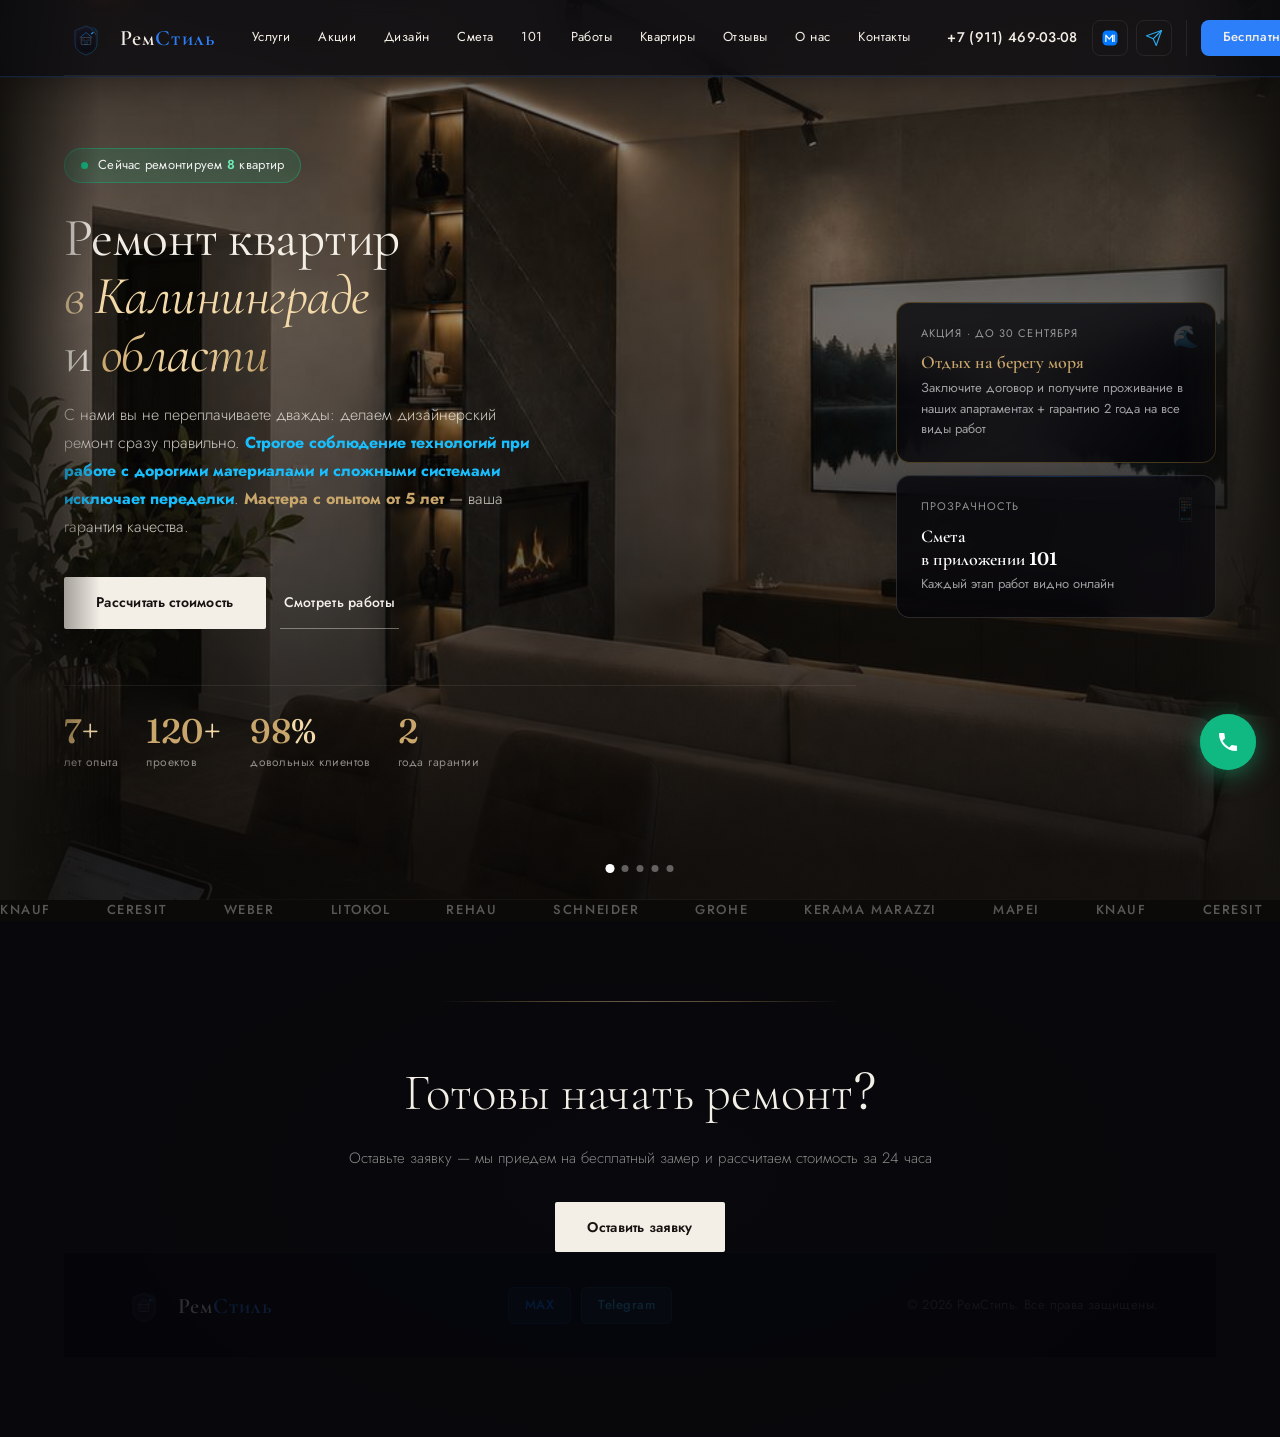
<file: index.html>
<!DOCTYPE html>
<html lang="ru">
<head>
<meta charset="UTF-8">
<meta name="viewport" content="width=device-width, initial-scale=1.0, maximum-scale=1.0, minimum-scale=1.0, user-scalable=no">
<title>РемСтиль — Ремонт квартир в Калининграде и Калининградской области</title>
<link rel="preconnect" href="https://fonts.googleapis.com">
<link href="https://fonts.googleapis.com/css2?family=Fraunces:ital,opsz,wght@0,9..144,300;0,9..144,400;0,9..144,500;0,9..144,600;1,9..144,400;1,9..144,500&family=Cormorant+Garamond:wght@300;400;500;600&family=Jost:wght@300;400;500;600&display=swap" rel="stylesheet">
<link rel="stylesheet" href="style.css">
</head>
<body class="preloading">
<div id="site-preloader">
  <div class="preloader-content">
    <svg class="preloader-mark" viewBox="80 60 440 320" fill="none">
      <path d="M300,100 L410,145 L410,270 Q410,330 355,365 L300,390 L245,365 Q190,330 190,270 L190,145 Z" stroke-width="6"/>
    </svg>
    <div class="preloader-logo">Рем<em>Стиль</em></div>
    <div class="preloader-line"><span></span></div>
    <div class="preloader-tag">Ремонт квартир в Калининграде</div>
  </div>
</div>
<script>
(function(){
  var pl = document.getElementById('site-preloader');
  var shown = Date.now();
  function hide(){
    var elapsed = Date.now()-shown;
    var wait = Math.max(0, 500-elapsed);
    setTimeout(function(){
      pl.classList.add('pl-hide');
      document.body.classList.remove('preloading');
    }, wait);
  }
  if(document.readyState==='complete'){ hide(); }
  else { window.addEventListener('load', hide); }
})();
</script>
<!-- HEADER -->
<header>
  <div class="header-inner">
    <a href="/" class="logo" id="site-logo">
      <span class="logo-text">Рем<em>Стиль</em></span>
    </a>
    <nav>
      <a href="services.html">Услуги</a>
      <a href="promotions.html">Акции</a>
      <a href="design.html">Дизайн</a>
      <a href="smeta.html">Смета</a>
      <a href="app101.html">101</a>
      <a href="portfolio.html">Работы</a>
      <a href="apartments.html">Квартиры</a>
      <a href="reviews.html">Отзывы</a>
      <a href="about.html">О нас</a>
      <a href="contacts.html">Контакты</a>
    </nav>
    <div class="header-cta">
      <a href="tel:+79114690308" class="header-phone">+7 (911) 469-03-08</a>
      <div class="header-msg-group">
        <a href="https://max.ru/u/f9LHodD0cOIwo2M00vkMfzaQwhqzdDRSYrMuNYeVL43EmGE3RPhaWhf13iQ" target="_blank" class="header-messenger" title="MAX">
          <svg width="18" height="18" viewBox="0 0 24 24" fill="none"><rect x="2" y="2" width="20" height="20" rx="6" fill="#0077FF"/><path d="M6.5 16.5V8.2L11 13.6L15.5 8.2V16.5" stroke="#fff" stroke-width="1.6" stroke-linecap="round" stroke-linejoin="round"/><path d="M17.5 8.2V16.5" stroke="#fff" stroke-width="1.6" stroke-linecap="round"/></svg>
        </a>
        <a href="https://t.me/RemStyle39" target="_blank" class="header-messenger" title="Telegram">
          <svg width="18" height="18" viewBox="0 0 24 24" fill="none"><path d="M22 2L11 13" stroke="#2aabee" stroke-width="1.5" stroke-linecap="round" stroke-linejoin="round"/><path d="M22 2L15 22L11 13L2 9L22 2Z" stroke="#2aabee" stroke-width="1.5" stroke-linecap="round" stroke-linejoin="round"/></svg>
        </a>
      </div>
      <a href="contacts.html" class="btn-header">Бесплатный замер</a>
      <button class="burger" id="burger-btn" onclick="toggleMobileMenu()" aria-label="Меню"><span></span><span></span><span></span></button>
    </div>
  </div>
</header>

<div class="mobile-menu" id="mobile-menu">
  <a href="tel:+79114690308" class="mobile-phone">+7 (911) 469-03-08</a>
  <a href="services.html" onclick="closeMobileMenu()">Услуги</a>
  <a href="promotions.html" onclick="closeMobileMenu()">Акции</a>
  <a href="design.html" onclick="closeMobileMenu()">Дизайн</a>
  <a href="smeta.html" onclick="closeMobileMenu()">Рассчитать стоимость</a>
  <a href="app101.html" onclick="closeMobileMenu()">101</a>
  <a href="portfolio.html" onclick="closeMobileMenu()">Работы</a>
  <a href="apartments.html" onclick="closeMobileMenu()">Квартиры в управлении</a>
  <a href="reviews.html" onclick="closeMobileMenu()">Отзывы</a>
  <a href="about.html" onclick="closeMobileMenu()">О компании</a>
  <a href="contacts.html" onclick="closeMobileMenu()">Контакты</a>
  <div style="margin-top:24px;padding-top:20px;border-top:1px solid var(--border,rgba(255,255,255,0.08));">
    <div style="font-size:12px;color:var(--w30,rgba(255,255,255,0.3));letter-spacing:0.08em;text-transform:uppercase;margin-bottom:14px;">Написать нам</div>
    <div style="display:flex;gap:12px;">
      <a href="https://max.ru/u/f9LHodD0cOIwo2M00vkMfzaQwhqzdDRSYrMuNYeVL43EmGE3RPhaWhf13iQ" target="_blank" style="flex:1;display:flex;align-items:center;justify-content:center;gap:10px;padding:14px;background:rgba(0,119,255,0.1);border:1px solid rgba(0,119,255,0.25);border-radius:12px;text-decoration:none;color:#fff;font-size:15px;font-weight:500;">
        <svg width="22" height="22" viewBox="0 0 24 24" fill="none"><rect x="2" y="2" width="20" height="20" rx="6" fill="#0077FF"/><path d="M6.5 16.5V8.2L11 13.6L15.5 8.2V16.5" stroke="#fff" stroke-width="1.6" stroke-linecap="round" stroke-linejoin="round"/><path d="M17.5 8.2V16.5" stroke="#fff" stroke-width="1.6" stroke-linecap="round"/></svg>
        MAX
      </a>
      <a href="https://t.me/RemStyle39" target="_blank" style="flex:1;display:flex;align-items:center;justify-content:center;gap:10px;padding:14px;background:rgba(42,171,238,0.1);border:1px solid rgba(42,171,238,0.25);border-radius:12px;text-decoration:none;color:#fff;font-size:15px;font-weight:500;">
        <svg width="22" height="22" viewBox="0 0 24 24" fill="none"><circle cx="12" cy="12" r="10" fill="#2aabee"/><path d="M8 12l2.5 2.5L16 9" stroke="#fff" stroke-width="1.8" stroke-linecap="round" stroke-linejoin="round"/></svg>
        Telegram
      </a>
    </div>
  </div>
</div>

<!-- ADMIN BTN -->
<!-- FLOAT CALL -->
<button id="float-call-btn" onclick="openCallback()" aria-label="Заказать звонок">
  <svg width="24" height="24" viewBox="0 0 24 24" fill="none" xmlns="http://www.w3.org/2000/svg">
    <path d="M6.62 10.79c1.44 2.83 3.76 5.14 6.59 6.59l2.2-2.2c.27-.27.67-.36 1.02-.24 1.12.37 2.33.57 3.57.57.55 0 1 .45 1 1V20c0 .55-.45 1-1 1-9.39 0-17-7.61-17-17 0-.55.45-1 1-1h3.5c.55 0 1 .45 1 1 0 1.25.2 2.45.57 3.57.11.35.03.74-.25 1.02l-2.2 2.2z" fill="white"/>
  </svg>
</button>
<div id="float-call-label">Перезвоним за 28 сек</div>

<!-- CALLBACK WIDGET -->
<div id="callback-overlay">
  <div id="callback-box">
    <button id="callback-close" onclick="closeCallback()">✕</button>

    <div id="cb-step-form">
      <div class="cb-phone-icon">📞</div>
      <h3>Перезвоним за 28 секунд</h3>
      <p class="cb-sub">Введите номер — менеджер Мария свяжется с вами прямо сейчас</p>
      <div class="cb-timer-row">
        <span class="cb-timer-badge">28</span>
        <span class="cb-timer-label">секунд до звонка</span>
      </div>
      <input type="tel" id="cb-phone-input" placeholder="+7 (___) ___-__-__" maxlength="18">
      <button id="cb-submit-btn" onclick="submitCallback()">Жду звонка через 28 сек 📞</button>
      <div class="consent-row" style="justify-content:center;margin-top:8px;">
        <input type="checkbox" id="cb-consent" checked>
        <label for="cb-consent" style="font-size:12px;">Соглашаюсь на <a href="/privacy.html" target="_blank" style="color:var(--w50);">обработку персональных данных</a></label>
      </div>
      <p class="cb-guarantee">Работаем Пн–Сб 9:00–20:00 · Звонок бесплатный</p>
    </div>

    <div id="cb-step-timer">
      <div class="cb-phone-icon" style="animation:callring 1.8s ease-out infinite;background:rgba(16,185,129,0.2);">📞</div>
      <h3>Соединяем...</h3>
      <div class="cb-countdown" id="cb-countdown">28</div>
      <div class="cb-countdown-label">секунд до звонка от Марии</div>
      <div class="cb-progress-bar"><div class="cb-progress-fill" id="cb-progress" style="width:100%"></div></div>
      <p class="cb-sub">Не кладите трубку — звонок уже идёт</p>
    </div>

    <div id="cb-step-success">
      <div style="font-size:52px;margin-bottom:14px;">✅</div>
      <h3>Спасибо!</h3>
      <p class="cb-sub" style="margin-bottom:20px;">Заявка на звонок принята.<br>Мария свяжется с вами в ближайшее время.</p>
      <a href="tel:+79114690308" style="color:var(--blue2);font-size:15px;text-decoration:none;display:block;margin-bottom:20px;">+7 (911) 469-03-08</a>
      <button onclick="closeCallback()" style="background:var(--bg3);border:1px solid var(--border);color:var(--w50);padding:9px 24px;border-radius:8px;cursor:pointer;font-family:var(--sans);font-size:13px;">Закрыть</button>
    </div>
  </div>
</div>

<button id="scroll-top-btn" onclick="window.scrollTo({top:0,behavior:'smooth'})" title="Наверх">↑</button>
<div id="toast"></div>
<button id="admin-btn" onclick="openAdmin()">⚙ Управление</button>
<div id="admin-modal">
  <div id="admin-panel">
    <div id="admin-header">
      <h2>Панель управления — РемСтиль</h2>
      <button id="admin-close" onclick="closeAdmin()">✕</button>
    </div>
    <div id="admin-body">
      <div id="admin-sidebar">
        <button class="admin-tab active" onclick="showTab('texts',this)">Тексты и цены</button>
        <button class="admin-tab" onclick="showTab('portfolio',this)">Портфолио</button>
        <button class="admin-tab" onclick="showTab('leads',this)">Заявки</button>
        <button class="admin-tab" onclick="showTab('reviews',this)">Отзывы</button>
        <button class="admin-tab" onclick="showTab('seo',this)">📈 Продвижение</button>
      </div>
      <div id="admin-content">
        <div class="admin-section active" id="tab-texts">
          <h3>Тексты и цены</h3>
          <div class="admin-accordion"><div class="admin-acc-head" onclick="toggleAcc(this)">Заголовок и герой <span>▾</span></div><div class="admin-acc-body"><div class="field-group"><label>Заголовок Hero</label><input id="hero-title" value="Ремонт квартир в Калининграде"></div><div class="field-group"><label>Подзаголовок</label><textarea id="hero-sub">С нами вы не переплачиваете дважды: делаем дизайнерский ремонт сразу правильно. Строгое соблюдение технологий при работе с дорогими материалами и сложными системами исключает переделки. Мастера с опытом от 5 лет — ваша гарантия качества.</textarea></div><div class="field-row"><div class="field-group"><label>Лет опыта</label><input id="stat-years" value="7" type="number"></div><div class="field-group"><label>Проектов</label><input id="stat-projects" value="120" type="number"></div></div><button class="save-btn" onclick="saveTexts()">Сохранить</button><span class="save-notice" id="texts-notice">✓ Сохранено</span></div></div>
          <div class="admin-accordion"><div class="admin-acc-head" onclick="toggleAcc(this)">Смарт ремонт <span>▾</span></div><div class="admin-acc-body"><div class="field-row"><div class="field-group"><label>Название</label><input id="s1-name" value="Смарт ремонт"></div><div class="field-group"><label>Цена ₽/м²</label><input id="s1-price" value="25000" type="number"></div></div><div class="field-group"><label>Описание</label><textarea id="s1-desc">Оптимальное решение для тех, кто хочет качественный ремонт по разумной цене. Черновые материалы уже включены.</textarea></div><button class="save-btn" onclick="saveService(1)">Сохранить</button><span class="save-notice" id="s1-notice">✓ Сохранено</span></div></div>
          <div class="admin-accordion"><div class="admin-acc-head" onclick="toggleAcc(this)">Стандартный ремонт <span>▾</span></div><div class="admin-acc-body"><div class="field-row"><div class="field-group"><label>Название</label><input id="s2-name" value="Стандартный ремонт"></div><div class="field-group"><label>Цена ₽/м²</label><input id="s2-price" value="20000" type="number"></div></div><div class="field-group"><label>Описание</label><textarea id="s2-desc">Полный цикл ремонтных работ от демонтажа до финишной отделки. Идеальный баланс цены и качества.</textarea></div><button class="save-btn" onclick="saveService(2)">Сохранить</button><span class="save-notice" id="s2-notice">✓ Сохранено</span></div></div>
          <div class="admin-accordion"><div class="admin-acc-head" onclick="toggleAcc(this)">Дизайнерский ремонт <span>▾</span></div><div class="admin-acc-body"><div class="field-row"><div class="field-group"><label>Название</label><input id="s3-name" value="Дизайнерский ремонт"></div><div class="field-group"><label>Цена ₽/м²</label><input id="s3-price" value="33800" type="number"></div></div><div class="field-group"><label>Описание</label><textarea id="s3-desc">Премиальный ремонт с индивидуальным дизайн-проектом. 3D-визуализация каждого помещения.</textarea></div><button class="save-btn" onclick="saveService(3)">Сохранить</button><span class="save-notice" id="s3-notice">✓ Сохранено</span></div></div>
          <div class="admin-accordion"><div class="admin-acc-head" onclick="toggleAcc(this)">Контакты <span>▾</span></div><div class="admin-acc-body"><div class="field-group"><label>Телефон</label><input id="c-phone" value="+7 (911) 469-03-08"></div><div class="field-group"><label>Email</label><input id="c-email" value="remkld39@gmail.com"></div><div class="field-group"><label>Режим работы</label><input id="c-hours" value="Пн-Сб: 9:00 — 20:00"></div><button class="save-btn" onclick="saveContacts()">Сохранить</button><span class="save-notice" id="contacts-notice">✓ Сохранено</span></div></div>
        </div>
        <div class="admin-section" id="tab-portfolio"><h3>Портфолио</h3><button class="add-btn" onclick="addPortfolioItem()">+ Добавить проект</button><div class="portfolio-grid-admin" id="admin-portfolio-list"></div></div>
        <div class="admin-section" id="tab-leads"><h3>Заявки с сайта</h3><div class="card-list" id="leads-list"><div style="color:var(--w30);font-size:13px;padding:20px 0;">Заявки появятся здесь после заполнения формы.</div></div></div>
        <div class="admin-section" id="tab-reviews"><h3>Отзывы</h3><button class="add-btn" onclick="addReview()">+ Добавить отзыв</button><div class="card-list" id="admin-reviews-list"></div></div>
        <div class="admin-section" id="tab-seo">
          <h3>📈 Продвижение сайта</h3>

          <!-- SEO META -->
          <div class="admin-accordion">
            <div class="admin-acc-head" onclick="toggleAcc(this)">🔍 SEO — мета-теги и описание <span>▾</span></div>
            <div class="admin-acc-body open">
              <div class="field-group"><label>Title страницы</label><input id="seo-title" value="РемСтиль — Ремонт квартир под ключ в Калининграде"></div>
              <div class="field-group"><label>Meta Description (до 160 символов)</label><textarea id="seo-desc">Ремонт квартир в Калининграде от 20 000 ₽/м². Гарантия 2 года, работаем по договору, сдаём в срок. Бесплатный замер!</textarea></div>
              <div class="field-group"><label>Ключевые слова (через запятую)</label><input id="seo-keys" value="ремонт квартир Калининград, ремонт под ключ, отделка квартир, дизайн проект Калининград"></div>
              <div style="display:flex;align-items:center;gap:12px;margin-top:4px;">
                <button class="save-btn" onclick="saveSeoMeta()">Применить</button>
                <span class="save-notice" id="seo-meta-notice">✓ Применено</span>
              </div>
              <div style="margin-top:16px;padding:14px;background:var(--bg);border-radius:8px;border:1px solid var(--border);">
                <div style="font-size:12px;color:var(--w30);margin-bottom:8px;letter-spacing:0.05em;text-transform:uppercase;">Превью в Google</div>
                <div style="color:#8ab4f8;font-size:16px;margin-bottom:2px;" id="seo-preview-title">РемСтиль — Ремонт квартир под ключ в Калининграде</div>
                <div style="color:#34a853;font-size:13px;margin-bottom:4px;">remstyle39.ru</div>
                <div style="color:var(--w50);font-size:13px;" id="seo-preview-desc">Ремонт квартир в Калининграде от 20 000 ₽/м². Гарантия 2 года, работаем по договору, сдаём в срок. Бесплатный замер!</div>
              </div>
            </div>
          </div>

          <!-- Яндекс / Google -->
          <div class="admin-accordion">
            <div class="admin-acc-head" onclick="toggleAcc(this)">📊 Яндекс.Метрика и Google Analytics <span>▾</span></div>
            <div class="admin-acc-body">
              <div class="field-group"><label>Яндекс.Метрика — ID счётчика</label><input id="ya-id" placeholder="Например: 98765432" value="110510174"></div>
              <div class="field-group"><label>Google Analytics — ID (G-XXXXXXXXXX)</label><input id="ga-id" placeholder="Например: G-ABC1234567"></div>
              <div style="display:flex;align-items:center;gap:12px;">
                <button class="save-btn" onclick="saveAnalytics()">Сохранить</button>
                <span class="save-notice" id="analytics-notice">✓ Сохранено</span>
              </div>
              <div style="margin-top:14px;padding:12px 14px;background:var(--bg);border-radius:8px;border:1px solid var(--border);">
                <div style="font-size:13px;color:var(--w50);line-height:1.7;">
                  📌 Получить ID Метрики: <a href="https://metrika.yandex.ru" target="_blank" style="color:var(--blue)">metrika.yandex.ru</a> → Добавить счётчик<br>
                  📌 Получить ID Google: <a href="https://analytics.google.com" target="_blank" style="color:var(--blue)">analytics.google.com</a> → Администрирование → Потоки данных
                </div>
              </div>
            </div>
          </div>

          <!-- Яндекс Бизнес -->
          <div class="admin-accordion">
            <div class="admin-acc-head" onclick="toggleAcc(this)">🗺️ Яндекс Бизнес и 2ГИС <span>▾</span></div>
            <div class="admin-acc-body">
              <div style="display:flex;flex-direction:column;gap:10px;">
                <a href="https://business.yandex.ru" target="_blank" class="seo-ext-btn">
                  <span style="font-size:20px;">🟡</span>
                  <div>
                    <div style="font-weight:500;color:var(--white);font-size:14px;">Яндекс Бизнес</div>
                    <div style="font-size:13px;color:var(--w30);">Бесплатное размещение на картах Яндекс + SEO в поиске</div>
                  </div>
                  <span style="color:var(--blue);font-size:13px;margin-left:auto;">Открыть →</span>
                </a>
                <a href="https://2gis.ru/sprav" target="_blank" class="seo-ext-btn">
                  <span style="font-size:20px;">🟢</span>
                  <div>
                    <div style="font-weight:500;color:var(--white);font-size:14px;">2ГИС</div>
                    <div style="font-size:13px;color:var(--w30);">Размещение в справочнике — сотни заявок из карт</div>
                  </div>
                  <span style="color:var(--blue);font-size:13px;margin-left:auto;">Открыть →</span>
                </a>
                <a href="https://maps.google.com/business" target="_blank" class="seo-ext-btn">
                  <span style="font-size:20px;">🔵</span>
                  <div>
                    <div style="font-weight:500;color:var(--white);font-size:14px;">Google Business Profile</div>
                    <div style="font-size:13px;color:var(--w30);">Профиль в Google Maps и поиске Google</div>
                  </div>
                  <span style="color:var(--blue);font-size:13px;margin-left:auto;">Открыть →</span>
                </a>
              </div>
            </div>
          </div>

          <!-- Соцсети -->
          <div class="admin-accordion">
            <div class="admin-acc-head" onclick="toggleAcc(this)">📱 Соцсети и Open Graph <span>▾</span></div>
            <div class="admin-acc-body">
              <div class="field-group"><label>Ссылка ВКонтакте</label><input id="og-vk" placeholder="https://vk.com/remstyle39"></div>
              <div class="field-group"><label>Ссылка Instagram/Reels</label><input id="og-inst" placeholder="https://instagram.com/remstyle39"></div>
              <div class="field-group"><label>OG-заголовок (для ссылок в соцсетях)</label><input id="og-title" value="РемСтиль — Ремонт квартир в Калининграде"></div>
              <div class="field-group"><label>OG-описание</label><textarea id="og-desc">Делаем ремонт квартир под ключ с гарантией 2 года. Смотрите наши работы и оставьте заявку на бесплатный замер.</textarea></div>
              <div style="display:flex;align-items:center;gap:12px;">
                <button class="save-btn" onclick="saveOG()">Применить</button>
                <span class="save-notice" id="og-notice">✓ Применено</span>
              </div>
            </div>
          </div>

          <!-- Robots / Sitemap -->
          <div class="admin-accordion">
            <div class="admin-acc-head" onclick="toggleAcc(this)">🤖 Robots.txt и Sitemap <span>▾</span></div>
            <div class="admin-acc-body">
              <div style="font-size:13px;color:var(--w50);margin-bottom:14px;">Скопируйте файлы и загрузите в корневую папку вашего хостинга.</div>
              <div class="field-group"><label>robots.txt</label><textarea id="robots-txt" style="min-height:100px;font-family:monospace;font-size:13px;">User-agent: *
Allow: /

Sitemap: https://remstyle39.ru/sitemap.xml</textarea></div>
              <button class="save-btn" onclick="copyText('robots-txt','robots-notice')">Скопировать</button>
              <span class="save-notice" id="robots-notice">✓ Скопировано</span>
              <div class="field-group" style="margin-top:16px;"><label>sitemap.xml</label><textarea id="sitemap-xml" style="min-height:120px;font-family:monospace;font-size:13px;"><?xml version="1.0" encoding="UTF-8"?>
<urlset xmlns="http://www.sitemaps.org/schemas/sitemap/0.9">
  <url><loc>https://remstyle39.ru/</loc><priority>1.0</priority></url>
  <url><loc>https://remstyle39.ru/#services</loc><priority>0.8</priority></url>
  <url><loc>https://remstyle39.ru/#portfolio</loc><priority>0.8</priority></url>
  <url><loc>https://remstyle39.ru/#reviews</loc><priority>0.7</priority></url>
  <url><loc>https://remstyle39.ru/#contact</loc><priority>0.9</priority></url>
</urlset></textarea></div>
              <button class="save-btn" onclick="copyText('sitemap-xml','sitemap-notice')">Скопировать</button>
              <span class="save-notice" id="sitemap-notice">✓ Скопировано</span>
            </div>
          </div>

          <!-- SEO чеклист -->
          <div class="admin-accordion">
            <div class="admin-acc-head" onclick="toggleAcc(this)">✅ Чеклист продвижения <span>▾</span></div>
            <div class="admin-acc-body">
              <div id="seo-checklist" style="display:flex;flex-direction:column;gap:8px;"></div>
            </div>
          </div>

          <!-- Скорость -->
          <div class="admin-accordion">
            <div class="admin-acc-head" onclick="toggleAcc(this)">⚡ Проверить скорость и SEO <span>▾</span></div>
            <div class="admin-acc-body">
              <div style="display:flex;flex-direction:column;gap:10px;">
                <a href="https://pagespeed.web.dev/analysis?url=https://remstyle39.ru" target="_blank" class="seo-ext-btn">
                  <span style="font-size:20px;">⚡</span>
                  <div><div style="font-weight:500;color:var(--white);font-size:14px;">Google PageSpeed Insights</div><div style="font-size:13px;color:var(--w30);">Проверка скорости загрузки и SEO-оценка</div></div>
                  <span style="color:var(--blue);font-size:13px;margin-left:auto;">Проверить →</span>
                </a>
                <a href="https://webmaster.yandex.ru" target="_blank" class="seo-ext-btn">
                  <span style="font-size:20px;">🔍</span>
                  <div><div style="font-weight:500;color:var(--white);font-size:14px;">Яндекс.Вебмастер</div><div style="font-size:13px;color:var(--w30);">Добавить сайт в индекс Яндекса, следить за позициями</div></div>
                  <span style="color:var(--blue);font-size:13px;margin-left:auto;">Открыть →</span>
                </a>
                <a href="https://search.google.com/search-console" target="_blank" class="seo-ext-btn">
                  <span style="font-size:20px;">🔎</span>
                  <div><div style="font-weight:500;color:var(--white);font-size:14px;">Google Search Console</div><div style="font-size:13px;color:var(--w30);">Позиции в Google, ошибки индексации, клики</div></div>
                  <span style="color:var(--blue);font-size:13px;margin-left:auto;">Открыть →</span>
                </a>
              </div>
            </div>
          </div>

        </div>
      </div>
    </div>
  </div>
</div>
<section id="hero">
  <!-- СЛАЙДЕР -->
  <div class="hero-slides">
    <div class="hero-slide active" data-himg="IMG1" style="background-image:url('')"></div>
    <div class="hero-slide" data-himg="IMG2" style="background-image:url('')"></div>
    <div class="hero-slide" data-himg="IMG3" style="background-image:url('')"></div>
    <div class="hero-slide" data-himg="IMG4" style="background-image:url('')"></div>
    <div class="hero-slide" data-himg="IMG5" style="background-image:url('')"></div>
  </div>
  <div class="hero-dots">
    <button class="hero-dot active" onclick="goSlide(0)"></button>
    <button class="hero-dot" onclick="goSlide(1)"></button>
    <button class="hero-dot" onclick="goSlide(2)"></button>
    <button class="hero-dot" onclick="goSlide(3)"></button>
    <button class="hero-dot" onclick="goSlide(4)"></button>
  </div>
  <div class="hero-grid">
    <div class="hero-left">
      <div class="hero-live">
        <div class="live-dot"></div>
        <span>Сейчас ремонтируем <strong id="live-count">8</strong> квартир</span>
      </div>
      <h1 class="hero-h1" id="site-hero-title">Ремонт квартир<br><em>в Калининграде</em><br>и <span class="gold-word">области</span></h1>
      <p class="hero-sub" id="site-hero-sub">С нами вы не переплачиваете дважды: делаем дизайнерский ремонт сразу правильно. <strong style="color:var(--blue2)">Строгое соблюдение технологий при работе с дорогими материалами и сложными системами исключает переделки</strong>. <strong style="color:var(--gold)">Мастера с опытом от 5 лет</strong> — ваша гарантия качества.</p>
      <div class="hero-btns">
        <a href="smeta.html" class="btn-primary">Рассчитать стоимость</a>
        <a href="portfolio.html" class="btn-ghost">Смотреть работы</a>
      </div>
      <div class="hero-stats">
        <div><div class="hero-stat-num"><span id="site-stat-years">7</span><em>+</em></div><div class="hero-stat-label">лет опыта</div></div>
        <div><div class="hero-stat-num"><span id="site-stat-projects">120</span><em>+</em></div><div class="hero-stat-label">проектов</div></div>
        <div><div class="hero-stat-num">98<em>%</em></div><div class="hero-stat-label">довольных клиентов</div></div>
        <div><div class="hero-stat-num">2</div><div class="hero-stat-label">года гарантии</div></div>
      </div>
    </div>
    <div class="hero-right">
      <div class="hero-card live-card promo-card-mobile" style="border-color:rgba(191,149,63,0.35);">
        <div class="hero-card-label">Акция · до 30 сентября</div>
        <div class="hero-card-val" style="font-size:18px;line-height:1.3;color:var(--gold);">Отдых на берегу моря</div>
        <div class="hero-card-sub">Заключите договор и получите проживание в наших апартаментах + гарантию 2 года на все виды работ</div>
        <div class="hero-card-icon">🌊</div>
      </div>
      <div class="hero-card">
        <div class="hero-card-label">Прозрачность</div>
        <div class="hero-card-val" style="font-size:18px;line-height:1.3;">Смета<br>в приложении 101</div>
        <div class="hero-card-sub">Каждый этап работ видно онлайн</div>
        <div class="hero-card-icon">📱</div>
      </div>

    </div>
  </div>
</section>

<!-- TICKER -->
<div class="ticker-wrap">
  <div class="ticker-track">
    <span class="ticker-item">KNAUF</span><span class="ticker-item">Ceresit</span><span class="ticker-item">Weber</span><span class="ticker-item">Litokol</span><span class="ticker-item">REHAU</span><span class="ticker-item">Schneider</span><span class="ticker-item">Grohe</span><span class="ticker-item">Kerama Marazzi</span><span class="ticker-item">Mapei</span><span class="ticker-item">KNAUF</span><span class="ticker-item">Ceresit</span><span class="ticker-item">Weber</span><span class="ticker-item">Litokol</span><span class="ticker-item">REHAU</span><span class="ticker-item">Schneider</span><span class="ticker-item">Grohe</span><span class="ticker-item">Kerama Marazzi</span><span class="ticker-item">Mapei</span>
  </div>
</div>

<!-- АКЦИИ -->
<div id="cta-banner" style="position:relative;overflow:hidden;">
  <div data-himg="IMG1" style="position:absolute;inset:0;background-image:url('');background-size:cover;background-position:center;background-attachment:fixed;z-index:0;"></div>
  <div style="position:absolute;inset:0;background:rgba(5,5,10,0.82);z-index:1;"></div>
  <div style="position:relative;z-index:2;">
  <div class="gold-line"></div>
  <h2>Готовы начать ремонт?</h2>
  <p>Оставьте заявку — мы приедем на бесплатный замер и рассчитаем стоимость за 24 часа</p>
  <a href="contacts.html" class="btn-primary">Оставить заявку</a>
</div>

<!-- CONTACT -->
<!-- FOOTER -->
<footer>
  <div class="footer-inner">
    <a href="/" class="logo"><span class="logo-text">Рем<em>Стиль</em></span></a>
    <div class="footer-socials">
      <a href="https://max.ru/u/f9LHodD0cOIwo2M00vkMfzaQwhqzdDRSYrMuNYeVL43EmGE3RPhaWhf13iQ" target="_blank" class="social-btn social-max">MAX</a>
      <a href="https://t.me/RemStyle39" target="_blank" class="social-btn social-tg">Telegram</a>
    </div>
    <span class="footer-copy">© 2026 РемСтиль. Все права защищены.</span>
  </div>
</footer>

<!-- SUCCESS POPUP -->
<div id="success-overlay" style="display:none;position:fixed;inset:0;background:rgba(0,0,0,0.8);z-index:9001;align-items:center;justify-content:center;backdrop-filter:blur(6px);">
  <div style="background:var(--bg2);border:1px solid var(--border);border-radius:20px;padding:40px;max-width:400px;width:90%;position:relative;text-align:center;box-shadow:0 30px 80px rgba(0,0,0,0.6);">
    <div style="position:absolute;top:0;left:0;right:0;height:1px;background:linear-gradient(90deg,transparent,#10b981,#6ee7b7,#10b981,transparent);"></div>
    <div style="font-size:52px;margin-bottom:14px;">✅</div>
    <div style="font-family:var(--serif);font-size:26px;color:var(--white);margin-bottom:10px;">Заявка принята!</div>
    <div style="font-size:14px;color:var(--w50);line-height:1.7;margin-bottom:22px;">Наш менеджер <strong style="color:var(--white)">Мария</strong> свяжется с вами<br>в течение 15 минут.</div>
    <a href="tel:+79114690308" style="color:var(--blue2);font-size:15px;text-decoration:none;display:block;margin-bottom:20px;">+7 (911) 469-03-08</a>
    <button onclick="document.getElementById('success-overlay').style.display='none'" style="background:var(--bg3);border:1px solid var(--border);color:var(--w50);padding:9px 24px;border-radius:8px;cursor:pointer;font-family:var(--sans);font-size:13px;">Закрыть</button>
  </div>
</div>

<!-- POPUP -->
<div id="popup-overlay">
  <div id="popup-box">
    <button id="popup-close" onclick="closePopup()">✕</button>
    <div class="popup-gift">✦</div>
    <h3 id="popup-title">Подождите! У нас подарок</h3>
    <p id="popup-desc">Оставьте номер телефона прямо сейчас и получите <strong style="color:var(--gold)">скидку 15%</strong> на первый заказ + бесплатную уборку после ремонта!</p>
    <input type="tel" id="popup-phone" placeholder="+7 (___) ___-__-__">
    <button id="popup-submit" onclick="submitPopup()">Получить скидку 15%</button>
    <div class="consent-row" style="justify-content:center;">
      <input type="checkbox" id="popup-consent" checked>
      <label for="popup-consent" style="font-size:12px;">Соглашаюсь на <a href="/privacy.html" target="_blank">обработку персональных данных</a></label>
    </div>
    <div class="popup-note">Менеджер Мария перезвонит в течение 15 минут</div>
  </div>
</div>

<script src="script.js"></script>
</body>
</html>
</file>
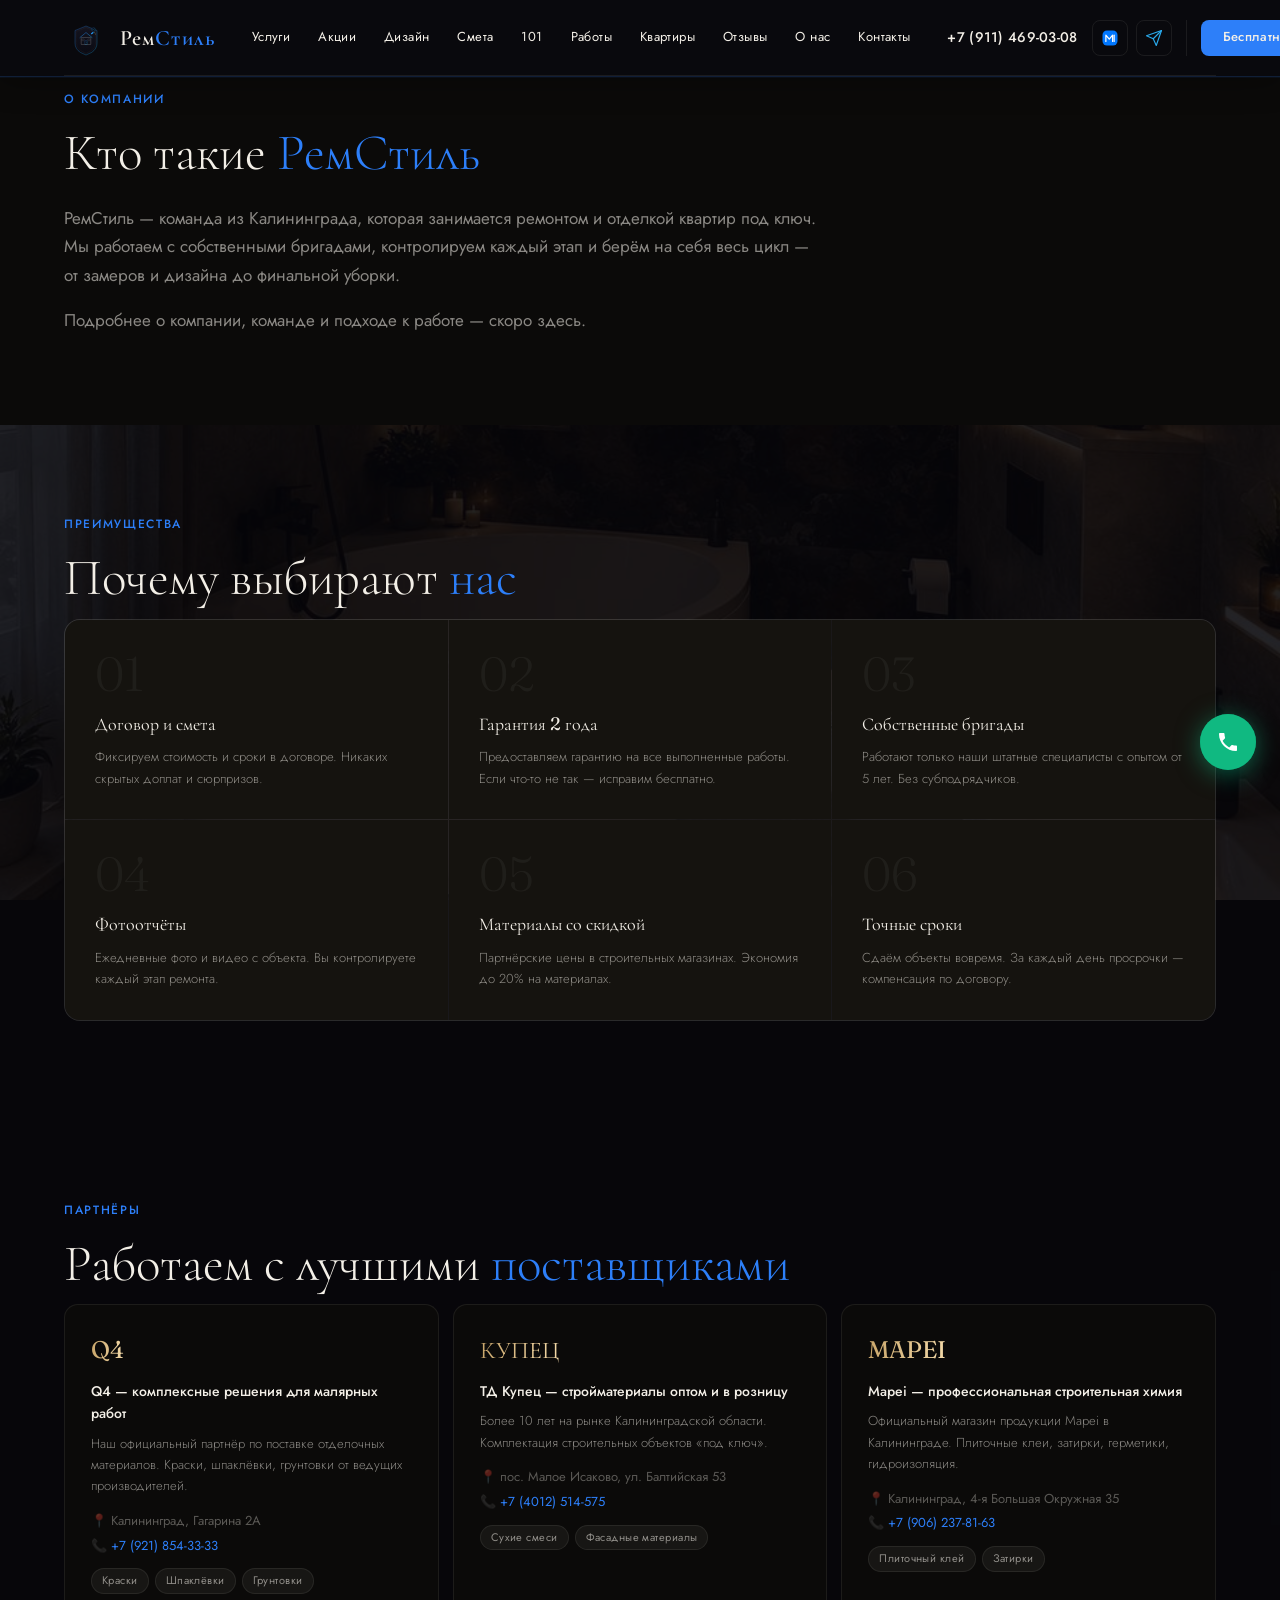
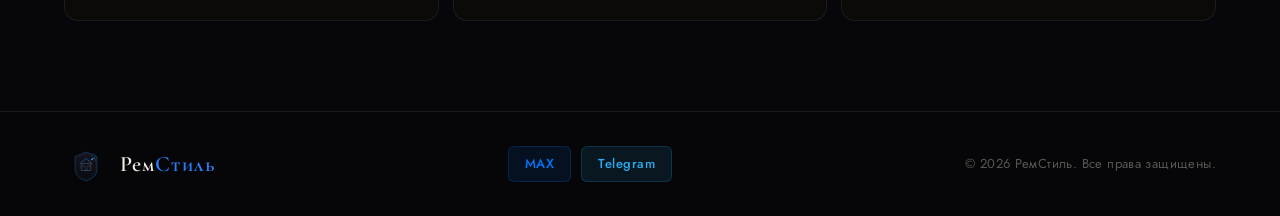
<file: about.html>
<!DOCTYPE html>
<html lang="ru">
<head>
<meta charset="UTF-8">
<meta name="viewport" content="width=device-width, initial-scale=1.0, maximum-scale=1.0, minimum-scale=1.0, user-scalable=no">
<title>О нас — РемСтиль</title>
<link rel="preconnect" href="https://fonts.googleapis.com">
<link href="https://fonts.googleapis.com/css2?family=Fraunces:ital,opsz,wght@0,9..144,300;0,9..144,400;0,9..144,500;0,9..144,600;1,9..144,400;1,9..144,500&family=Cormorant+Garamond:wght@300;400;500;600&family=Jost:wght@300;400;500;600&display=swap" rel="stylesheet">
<link rel="stylesheet" href="style.css">
</head>
<body class="preloading">
<div id="site-preloader">
  <div class="preloader-content">
    <svg class="preloader-mark" viewBox="80 60 440 320" fill="none">
      <path d="M300,100 L410,145 L410,270 Q410,330 355,365 L300,390 L245,365 Q190,330 190,270 L190,145 Z" stroke-width="6"/>
    </svg>
    <div class="preloader-logo">Рем<em>Стиль</em></div>
    <div class="preloader-line"><span></span></div>
    <div class="preloader-tag">Ремонт квартир в Калининграде</div>
  </div>
</div>
<script>
(function(){
  var pl = document.getElementById('site-preloader');
  var shown = Date.now();
  function hide(){
    var elapsed = Date.now()-shown;
    var wait = Math.max(0, 500-elapsed);
    setTimeout(function(){
      pl.classList.add('pl-hide');
      document.body.classList.remove('preloading');
    }, wait);
  }
  if(document.readyState==='complete'){ hide(); }
  else { window.addEventListener('load', hide); }
})();
</script>
<!-- HEADER -->
<header>
  <div class="header-inner">
    <a href="/" class="logo" id="site-logo">
      <span class="logo-text">Рем<em>Стиль</em></span>
    </a>
    <nav>
      <a href="services.html">Услуги</a>
      <a href="promotions.html">Акции</a>
      <a href="design.html">Дизайн</a>
      <a href="smeta.html">Смета</a>
      <a href="app101.html">101</a>
      <a href="portfolio.html">Работы</a>
      <a href="apartments.html">Квартиры</a>
      <a href="reviews.html">Отзывы</a>
      <a href="about.html">О нас</a>
      <a href="contacts.html">Контакты</a>
    </nav>
    <div class="header-cta">
      <a href="tel:+79114690308" class="header-phone">+7 (911) 469-03-08</a>
      <div class="header-msg-group">
        <a href="https://max.ru/u/f9LHodD0cOIwo2M00vkMfzaQwhqzdDRSYrMuNYeVL43EmGE3RPhaWhf13iQ" target="_blank" class="header-messenger" title="MAX">
          <svg width="18" height="18" viewBox="0 0 24 24" fill="none"><rect x="2" y="2" width="20" height="20" rx="6" fill="#0077FF"/><path d="M6.5 16.5V8.2L11 13.6L15.5 8.2V16.5" stroke="#fff" stroke-width="1.6" stroke-linecap="round" stroke-linejoin="round"/><path d="M17.5 8.2V16.5" stroke="#fff" stroke-width="1.6" stroke-linecap="round"/></svg>
        </a>
        <a href="https://t.me/RemStyle39" target="_blank" class="header-messenger" title="Telegram">
          <svg width="18" height="18" viewBox="0 0 24 24" fill="none"><path d="M22 2L11 13" stroke="#2aabee" stroke-width="1.5" stroke-linecap="round" stroke-linejoin="round"/><path d="M22 2L15 22L11 13L2 9L22 2Z" stroke="#2aabee" stroke-width="1.5" stroke-linecap="round" stroke-linejoin="round"/></svg>
        </a>
      </div>
      <a href="contacts.html" class="btn-header">Бесплатный замер</a>
      <button class="burger" id="burger-btn" onclick="toggleMobileMenu()" aria-label="Меню"><span></span><span></span><span></span></button>
    </div>
  </div>
</header>

<div class="mobile-menu" id="mobile-menu">
  <a href="tel:+79114690308" class="mobile-phone">+7 (911) 469-03-08</a>
  <a href="services.html" onclick="closeMobileMenu()">Услуги</a>
  <a href="promotions.html" onclick="closeMobileMenu()">Акции</a>
  <a href="design.html" onclick="closeMobileMenu()">Дизайн</a>
  <a href="smeta.html" onclick="closeMobileMenu()">Рассчитать стоимость</a>
  <a href="app101.html" onclick="closeMobileMenu()">101</a>
  <a href="portfolio.html" onclick="closeMobileMenu()">Работы</a>
  <a href="apartments.html" onclick="closeMobileMenu()">Квартиры в управлении</a>
  <a href="reviews.html" onclick="closeMobileMenu()">Отзывы</a>
  <a href="about.html" onclick="closeMobileMenu()">О компании</a>
  <a href="contacts.html" onclick="closeMobileMenu()">Контакты</a>
  <div style="margin-top:24px;padding-top:20px;border-top:1px solid var(--border,rgba(255,255,255,0.08));">
    <div style="font-size:12px;color:var(--w30,rgba(255,255,255,0.3));letter-spacing:0.08em;text-transform:uppercase;margin-bottom:14px;">Написать нам</div>
    <div style="display:flex;gap:12px;">
      <a href="https://max.ru/u/f9LHodD0cOIwo2M00vkMfzaQwhqzdDRSYrMuNYeVL43EmGE3RPhaWhf13iQ" target="_blank" style="flex:1;display:flex;align-items:center;justify-content:center;gap:10px;padding:14px;background:rgba(0,119,255,0.1);border:1px solid rgba(0,119,255,0.25);border-radius:12px;text-decoration:none;color:#fff;font-size:15px;font-weight:500;">
        <svg width="22" height="22" viewBox="0 0 24 24" fill="none"><rect x="2" y="2" width="20" height="20" rx="6" fill="#0077FF"/><path d="M6.5 16.5V8.2L11 13.6L15.5 8.2V16.5" stroke="#fff" stroke-width="1.6" stroke-linecap="round" stroke-linejoin="round"/><path d="M17.5 8.2V16.5" stroke="#fff" stroke-width="1.6" stroke-linecap="round"/></svg>
        MAX
      </a>
      <a href="https://t.me/RemStyle39" target="_blank" style="flex:1;display:flex;align-items:center;justify-content:center;gap:10px;padding:14px;background:rgba(42,171,238,0.1);border:1px solid rgba(42,171,238,0.25);border-radius:12px;text-decoration:none;color:#fff;font-size:15px;font-weight:500;">
        <svg width="22" height="22" viewBox="0 0 24 24" fill="none"><circle cx="12" cy="12" r="10" fill="#2aabee"/><path d="M8 12l2.5 2.5L16 9" stroke="#fff" stroke-width="1.8" stroke-linecap="round" stroke-linejoin="round"/></svg>
        Telegram
      </a>
    </div>
  </div>
</div>

<!-- ADMIN BTN -->
<!-- FLOAT CALL -->
<button id="float-call-btn" onclick="openCallback()" aria-label="Заказать звонок">
  <svg width="24" height="24" viewBox="0 0 24 24" fill="none" xmlns="http://www.w3.org/2000/svg">
    <path d="M6.62 10.79c1.44 2.83 3.76 5.14 6.59 6.59l2.2-2.2c.27-.27.67-.36 1.02-.24 1.12.37 2.33.57 3.57.57.55 0 1 .45 1 1V20c0 .55-.45 1-1 1-9.39 0-17-7.61-17-17 0-.55.45-1 1-1h3.5c.55 0 1 .45 1 1 0 1.25.2 2.45.57 3.57.11.35.03.74-.25 1.02l-2.2 2.2z" fill="white"/>
  </svg>
</button>
<div id="float-call-label">Перезвоним за 28 сек</div>

<!-- CALLBACK WIDGET -->
<div id="callback-overlay">
  <div id="callback-box">
    <button id="callback-close" onclick="closeCallback()">✕</button>

    <div id="cb-step-form">
      <div class="cb-phone-icon">📞</div>
      <h3>Перезвоним за 28 секунд</h3>
      <p class="cb-sub">Введите номер — менеджер Мария свяжется с вами прямо сейчас</p>
      <div class="cb-timer-row">
        <span class="cb-timer-badge">28</span>
        <span class="cb-timer-label">секунд до звонка</span>
      </div>
      <input type="tel" id="cb-phone-input" placeholder="+7 (___) ___-__-__" maxlength="18">
      <button id="cb-submit-btn" onclick="submitCallback()">Жду звонка через 28 сек 📞</button>
      <div class="consent-row" style="justify-content:center;margin-top:8px;">
        <input type="checkbox" id="cb-consent" checked>
        <label for="cb-consent" style="font-size:12px;">Соглашаюсь на <a href="/privacy.html" target="_blank" style="color:var(--w50);">обработку персональных данных</a></label>
      </div>
      <p class="cb-guarantee">Работаем Пн–Сб 9:00–20:00 · Звонок бесплатный</p>
    </div>

    <div id="cb-step-timer">
      <div class="cb-phone-icon" style="animation:callring 1.8s ease-out infinite;background:rgba(16,185,129,0.2);">📞</div>
      <h3>Соединяем...</h3>
      <div class="cb-countdown" id="cb-countdown">28</div>
      <div class="cb-countdown-label">секунд до звонка от Марии</div>
      <div class="cb-progress-bar"><div class="cb-progress-fill" id="cb-progress" style="width:100%"></div></div>
      <p class="cb-sub">Не кладите трубку — звонок уже идёт</p>
    </div>

    <div id="cb-step-success">
      <div style="font-size:52px;margin-bottom:14px;">✅</div>
      <h3>Спасибо!</h3>
      <p class="cb-sub" style="margin-bottom:20px;">Заявка на звонок принята.<br>Мария свяжется с вами в ближайшее время.</p>
      <a href="tel:+79114690308" style="color:var(--blue2);font-size:15px;text-decoration:none;display:block;margin-bottom:20px;">+7 (911) 469-03-08</a>
      <button onclick="closeCallback()" style="background:var(--bg3);border:1px solid var(--border);color:var(--w50);padding:9px 24px;border-radius:8px;cursor:pointer;font-family:var(--sans);font-size:13px;">Закрыть</button>
    </div>
  </div>
</div>

<button id="scroll-top-btn" onclick="window.scrollTo({top:0,behavior:'smooth'})" title="Наверх">↑</button>
<div id="toast"></div>
<section id="about" style="padding:90px 5%;background:var(--bg);position:relative;">
  <div class="container" style="max-width:1280px;margin:0 auto;">
    <div class="section-eyebrow">О компании</div>
    <div class="section-title">Кто такие <em>РемСтиль</em></div>
    <div style="max-width:760px;margin-top:24px;">
      <p style="color:var(--w50);font-size:17px;line-height:1.7;">
        РемСтиль — команда из Калининграда, которая занимается ремонтом и отделкой квартир под ключ. Мы работаем с собственными бригадами, контролируем каждый этап и берём на себя весь цикл — от замеров и дизайна до финальной уборки.
      </p>
      <p style="color:var(--w50);font-size:17px;line-height:1.7;margin-top:16px;">
        Подробнее о компании, командe и подходе к работе — скоро здесь.
      </p>
    </div>
  </div>
</section>

<section id="advantages" class="parallax-section">
  <div class="section-bg" data-himg="IMG3" style="background-image:url('')"></div>
  <div class="section-bg-overlay" style="background:rgba(5,5,10,0.88);"></div>
  <div class="container">
    <div class="section-eyebrow">Преимущества</div>
    <div class="section-title">Почему выбирают <em>нас</em></div>
    <div class="adv-grid">
      <div class="adv-card"><div class="adv-num">01</div><div class="adv-title">Договор и смета</div><div class="adv-desc">Фиксируем стоимость и сроки в договоре. Никаких скрытых доплат и сюрпризов.</div></div>
      <div class="adv-card"><div class="adv-num">02</div><div class="adv-title">Гарантия 2 года</div><div class="adv-desc">Предоставляем гарантию на все выполненные работы. Если что-то не так — исправим бесплатно.</div></div>
      <div class="adv-card"><div class="adv-num">03</div><div class="adv-title">Собственные бригады</div><div class="adv-desc">Работают только наши штатные специалисты с опытом от 5 лет. Без субподрядчиков.</div></div>
      <div class="adv-card"><div class="adv-num">04</div><div class="adv-title">Фотоотчёты</div><div class="adv-desc">Ежедневные фото и видео с объекта. Вы контролируете каждый этап ремонта.</div></div>
      <div class="adv-card"><div class="adv-num">05</div><div class="adv-title">Материалы со скидкой</div><div class="adv-desc">Партнёрские цены в строительных магазинах. Экономия до 20% на материалах.</div></div>
      <div class="adv-card"><div class="adv-num">06</div><div class="adv-title">Точные сроки</div><div class="adv-desc">Сдаём объекты вовремя. За каждый день просрочки — компенсация по договору.</div></div>
    </div>
  </div>
</section>

<!-- APP 101 -->
<section id="partners">
  <div class="section-bg" data-himg="IMG1" style="background-image:url('')"></div>
  <div class="section-bg-overlay" style="background:rgba(5,5,10,0.88);"></div>
  <div class="container">
    <div class="section-eyebrow">Партнёры</div>
    <div class="section-title">Работаем с лучшими <em>поставщиками</em></div>
    <div class="partners-grid">
      <div class="partner-card"><div class="partner-logo">Q4</div><div class="partner-title">Q4 — комплексные решения для малярных работ</div><div class="partner-desc">Наш официальный партнёр по поставке отделочных материалов. Краски, шпаклёвки, грунтовки от ведущих производителей.</div><div class="partner-contact">📍 Калининград, Гагарина 2А</div><div class="partner-contact">📞 <a href="tel:+79218543333">+7 (921) 854-33-33</a></div><div class="partner-tags"><span class="partner-tag">Краски</span><span class="partner-tag">Шпаклёвки</span><span class="partner-tag">Грунтовки</span></div></div>
      <div class="partner-card"><div class="partner-logo">КУПЕЦ</div><div class="partner-title">ТД Купец — стройматериалы оптом и в розницу</div><div class="partner-desc">Более 10 лет на рынке Калининградской области. Комплектация строительных объектов «под ключ».</div><div class="partner-contact">📍 пос. Малое Исаково, ул. Балтийская 53</div><div class="partner-contact">📞 <a href="tel:+74012514575">+7 (4012) 514-575</a></div><div class="partner-tags"><span class="partner-tag">Сухие смеси</span><span class="partner-tag">Фасадные материалы</span></div></div>
      <div class="partner-card"><div class="partner-logo">MAPEI</div><div class="partner-title">Mapei — профессиональная строительная химия</div><div class="partner-desc">Официальный магазин продукции Mapei в Калининграде. Плиточные клеи, затирки, герметики, гидроизоляция.</div><div class="partner-contact">📍 Калининград, 4-я Большая Окружная 35</div><div class="partner-contact">📞 <a href="tel:+79062378163">+7 (906) 237-81-63</a></div><div class="partner-tags"><span class="partner-tag">Плиточный клей</span><span class="partner-tag">Затирки</span></div></div>
    </div>
  </div>
</section>

<!-- О КОМПАНИИ -->
<!-- FOOTER -->
<footer>
  <div class="footer-inner">
    <a href="/" class="logo"><span class="logo-text">Рем<em>Стиль</em></span></a>
    <div class="footer-socials">
      <a href="https://max.ru/u/f9LHodD0cOIwo2M00vkMfzaQwhqzdDRSYrMuNYeVL43EmGE3RPhaWhf13iQ" target="_blank" class="social-btn social-max">MAX</a>
      <a href="https://t.me/RemStyle39" target="_blank" class="social-btn social-tg">Telegram</a>
    </div>
    <span class="footer-copy">© 2026 РемСтиль. Все права защищены.</span>
  </div>
</footer>

<!-- SUCCESS POPUP -->
<div id="success-overlay" style="display:none;position:fixed;inset:0;background:rgba(0,0,0,0.8);z-index:9001;align-items:center;justify-content:center;backdrop-filter:blur(6px);">
  <div style="background:var(--bg2);border:1px solid var(--border);border-radius:20px;padding:40px;max-width:400px;width:90%;position:relative;text-align:center;box-shadow:0 30px 80px rgba(0,0,0,0.6);">
    <div style="position:absolute;top:0;left:0;right:0;height:1px;background:linear-gradient(90deg,transparent,#10b981,#6ee7b7,#10b981,transparent);"></div>
    <div style="font-size:52px;margin-bottom:14px;">✅</div>
    <div style="font-family:var(--serif);font-size:26px;color:var(--white);margin-bottom:10px;">Заявка принята!</div>
    <div style="font-size:14px;color:var(--w50);line-height:1.7;margin-bottom:22px;">Наш менеджер <strong style="color:var(--white)">Мария</strong> свяжется с вами<br>в течение 15 минут.</div>
    <a href="tel:+79114690308" style="color:var(--blue2);font-size:15px;text-decoration:none;display:block;margin-bottom:20px;">+7 (911) 469-03-08</a>
    <button onclick="document.getElementById('success-overlay').style.display='none'" style="background:var(--bg3);border:1px solid var(--border);color:var(--w50);padding:9px 24px;border-radius:8px;cursor:pointer;font-family:var(--sans);font-size:13px;">Закрыть</button>
  </div>
</div>

<!-- POPUP -->
<div id="popup-overlay">
  <div id="popup-box">
    <button id="popup-close" onclick="closePopup()">✕</button>
    <div class="popup-gift">✦</div>
    <h3 id="popup-title">Подождите! У нас подарок</h3>
    <p id="popup-desc">Оставьте номер телефона прямо сейчас и получите <strong style="color:var(--gold)">скидку 15%</strong> на первый заказ + бесплатную уборку после ремонта!</p>
    <input type="tel" id="popup-phone" placeholder="+7 (___) ___-__-__">
    <button id="popup-submit" onclick="submitPopup()">Получить скидку 15%</button>
    <div class="consent-row" style="justify-content:center;">
      <input type="checkbox" id="popup-consent" checked>
      <label for="popup-consent" style="font-size:12px;">Соглашаюсь на <a href="/privacy.html" target="_blank">обработку персональных данных</a></label>
    </div>
    <div class="popup-note">Менеджер Мария перезвонит в течение 15 минут</div>
  </div>
</div>

<script src="script.js"></script>
</body>
</html>
</file>
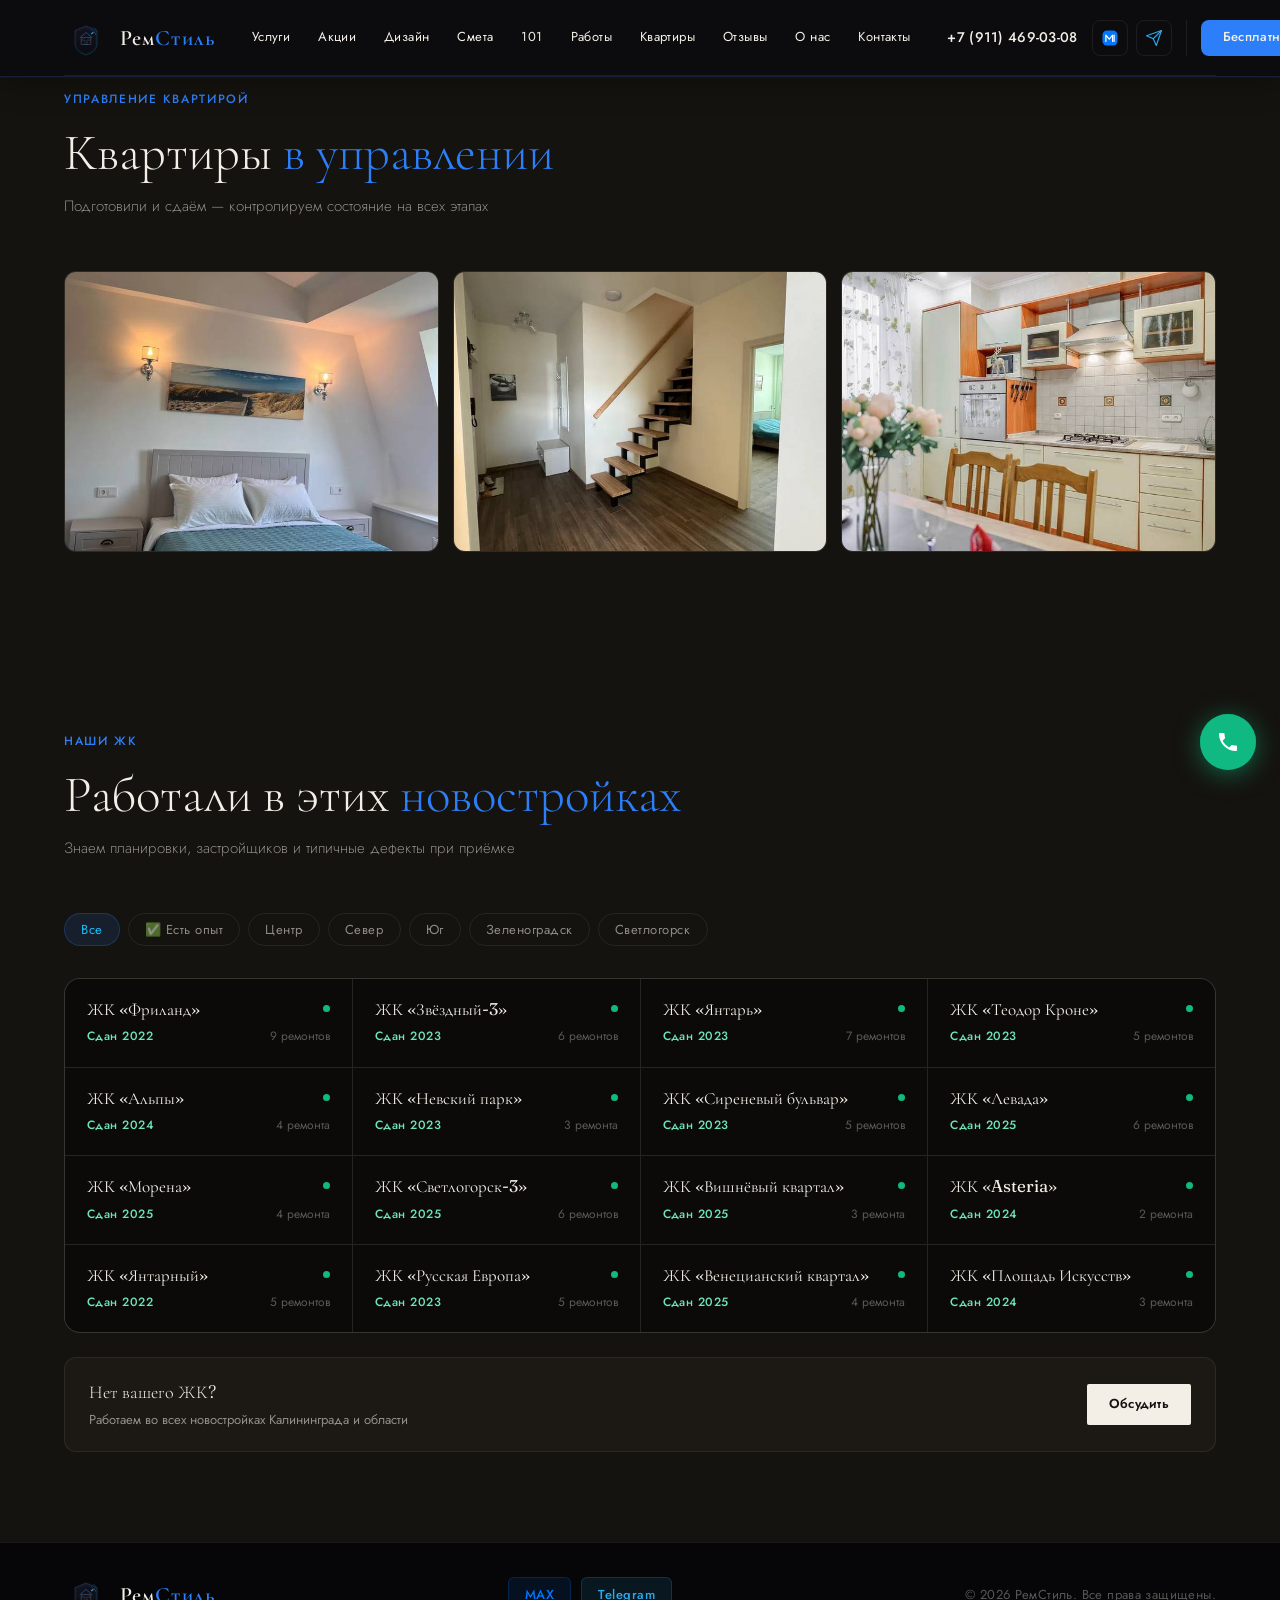
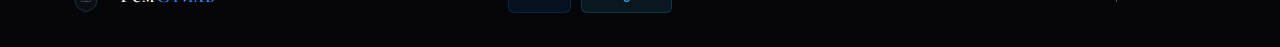
<file: apartments.html>
<!DOCTYPE html>
<html lang="ru">
<head>
<meta charset="UTF-8">
<meta name="viewport" content="width=device-width, initial-scale=1.0, maximum-scale=1.0, minimum-scale=1.0, user-scalable=no">
<title>Квартиры в управлении — РемСтиль</title>
<link rel="preconnect" href="https://fonts.googleapis.com">
<link href="https://fonts.googleapis.com/css2?family=Fraunces:ital,opsz,wght@0,9..144,300;0,9..144,400;0,9..144,500;0,9..144,600;1,9..144,400;1,9..144,500&family=Cormorant+Garamond:wght@300;400;500;600&family=Jost:wght@300;400;500;600&display=swap" rel="stylesheet">
<link rel="stylesheet" href="style.css">
</head>
<body class="preloading">
<div id="site-preloader">
  <div class="preloader-content">
    <svg class="preloader-mark" viewBox="80 60 440 320" fill="none">
      <path d="M300,100 L410,145 L410,270 Q410,330 355,365 L300,390 L245,365 Q190,330 190,270 L190,145 Z" stroke-width="6"/>
    </svg>
    <div class="preloader-logo">Рем<em>Стиль</em></div>
    <div class="preloader-line"><span></span></div>
    <div class="preloader-tag">Ремонт квартир в Калининграде</div>
  </div>
</div>
<script>
(function(){
  var pl = document.getElementById('site-preloader');
  var shown = Date.now();
  function hide(){
    var elapsed = Date.now()-shown;
    var wait = Math.max(0, 500-elapsed);
    setTimeout(function(){
      pl.classList.add('pl-hide');
      document.body.classList.remove('preloading');
    }, wait);
  }
  if(document.readyState==='complete'){ hide(); }
  else { window.addEventListener('load', hide); }
})();
</script>
<!-- HEADER -->
<header>
  <div class="header-inner">
    <a href="/" class="logo" id="site-logo">
      <span class="logo-text">Рем<em>Стиль</em></span>
    </a>
    <nav>
      <a href="services.html">Услуги</a>
      <a href="promotions.html">Акции</a>
      <a href="design.html">Дизайн</a>
      <a href="smeta.html">Смета</a>
      <a href="app101.html">101</a>
      <a href="portfolio.html">Работы</a>
      <a href="apartments.html">Квартиры</a>
      <a href="reviews.html">Отзывы</a>
      <a href="about.html">О нас</a>
      <a href="contacts.html">Контакты</a>
    </nav>
    <div class="header-cta">
      <a href="tel:+79114690308" class="header-phone">+7 (911) 469-03-08</a>
      <div class="header-msg-group">
        <a href="https://max.ru/u/f9LHodD0cOIwo2M00vkMfzaQwhqzdDRSYrMuNYeVL43EmGE3RPhaWhf13iQ" target="_blank" class="header-messenger" title="MAX">
          <svg width="18" height="18" viewBox="0 0 24 24" fill="none"><rect x="2" y="2" width="20" height="20" rx="6" fill="#0077FF"/><path d="M6.5 16.5V8.2L11 13.6L15.5 8.2V16.5" stroke="#fff" stroke-width="1.6" stroke-linecap="round" stroke-linejoin="round"/><path d="M17.5 8.2V16.5" stroke="#fff" stroke-width="1.6" stroke-linecap="round"/></svg>
        </a>
        <a href="https://t.me/RemStyle39" target="_blank" class="header-messenger" title="Telegram">
          <svg width="18" height="18" viewBox="0 0 24 24" fill="none"><path d="M22 2L11 13" stroke="#2aabee" stroke-width="1.5" stroke-linecap="round" stroke-linejoin="round"/><path d="M22 2L15 22L11 13L2 9L22 2Z" stroke="#2aabee" stroke-width="1.5" stroke-linecap="round" stroke-linejoin="round"/></svg>
        </a>
      </div>
      <a href="contacts.html" class="btn-header">Бесплатный замер</a>
      <button class="burger" id="burger-btn" onclick="toggleMobileMenu()" aria-label="Меню"><span></span><span></span><span></span></button>
    </div>
  </div>
</header>

<div class="mobile-menu" id="mobile-menu">
  <a href="tel:+79114690308" class="mobile-phone">+7 (911) 469-03-08</a>
  <a href="services.html" onclick="closeMobileMenu()">Услуги</a>
  <a href="promotions.html" onclick="closeMobileMenu()">Акции</a>
  <a href="design.html" onclick="closeMobileMenu()">Дизайн</a>
  <a href="smeta.html" onclick="closeMobileMenu()">Рассчитать стоимость</a>
  <a href="app101.html" onclick="closeMobileMenu()">101</a>
  <a href="portfolio.html" onclick="closeMobileMenu()">Работы</a>
  <a href="apartments.html" onclick="closeMobileMenu()">Квартиры в управлении</a>
  <a href="reviews.html" onclick="closeMobileMenu()">Отзывы</a>
  <a href="about.html" onclick="closeMobileMenu()">О компании</a>
  <a href="contacts.html" onclick="closeMobileMenu()">Контакты</a>
  <div style="margin-top:24px;padding-top:20px;border-top:1px solid var(--border,rgba(255,255,255,0.08));">
    <div style="font-size:12px;color:var(--w30,rgba(255,255,255,0.3));letter-spacing:0.08em;text-transform:uppercase;margin-bottom:14px;">Написать нам</div>
    <div style="display:flex;gap:12px;">
      <a href="https://max.ru/u/f9LHodD0cOIwo2M00vkMfzaQwhqzdDRSYrMuNYeVL43EmGE3RPhaWhf13iQ" target="_blank" style="flex:1;display:flex;align-items:center;justify-content:center;gap:10px;padding:14px;background:rgba(0,119,255,0.1);border:1px solid rgba(0,119,255,0.25);border-radius:12px;text-decoration:none;color:#fff;font-size:15px;font-weight:500;">
        <svg width="22" height="22" viewBox="0 0 24 24" fill="none"><rect x="2" y="2" width="20" height="20" rx="6" fill="#0077FF"/><path d="M6.5 16.5V8.2L11 13.6L15.5 8.2V16.5" stroke="#fff" stroke-width="1.6" stroke-linecap="round" stroke-linejoin="round"/><path d="M17.5 8.2V16.5" stroke="#fff" stroke-width="1.6" stroke-linecap="round"/></svg>
        MAX
      </a>
      <a href="https://t.me/RemStyle39" target="_blank" style="flex:1;display:flex;align-items:center;justify-content:center;gap:10px;padding:14px;background:rgba(42,171,238,0.1);border:1px solid rgba(42,171,238,0.25);border-radius:12px;text-decoration:none;color:#fff;font-size:15px;font-weight:500;">
        <svg width="22" height="22" viewBox="0 0 24 24" fill="none"><circle cx="12" cy="12" r="10" fill="#2aabee"/><path d="M8 12l2.5 2.5L16 9" stroke="#fff" stroke-width="1.8" stroke-linecap="round" stroke-linejoin="round"/></svg>
        Telegram
      </a>
    </div>
  </div>
</div>

<!-- ADMIN BTN -->
<!-- FLOAT CALL -->
<button id="float-call-btn" onclick="openCallback()" aria-label="Заказать звонок">
  <svg width="24" height="24" viewBox="0 0 24 24" fill="none" xmlns="http://www.w3.org/2000/svg">
    <path d="M6.62 10.79c1.44 2.83 3.76 5.14 6.59 6.59l2.2-2.2c.27-.27.67-.36 1.02-.24 1.12.37 2.33.57 3.57.57.55 0 1 .45 1 1V20c0 .55-.45 1-1 1-9.39 0-17-7.61-17-17 0-.55.45-1 1-1h3.5c.55 0 1 .45 1 1 0 1.25.2 2.45.57 3.57.11.35.03.74-.25 1.02l-2.2 2.2z" fill="white"/>
  </svg>
</button>
<div id="float-call-label">Перезвоним за 28 сек</div>

<!-- CALLBACK WIDGET -->
<div id="callback-overlay">
  <div id="callback-box">
    <button id="callback-close" onclick="closeCallback()">✕</button>

    <div id="cb-step-form">
      <div class="cb-phone-icon">📞</div>
      <h3>Перезвоним за 28 секунд</h3>
      <p class="cb-sub">Введите номер — менеджер Мария свяжется с вами прямо сейчас</p>
      <div class="cb-timer-row">
        <span class="cb-timer-badge">28</span>
        <span class="cb-timer-label">секунд до звонка</span>
      </div>
      <input type="tel" id="cb-phone-input" placeholder="+7 (___) ___-__-__" maxlength="18">
      <button id="cb-submit-btn" onclick="submitCallback()">Жду звонка через 28 сек 📞</button>
      <div class="consent-row" style="justify-content:center;margin-top:8px;">
        <input type="checkbox" id="cb-consent" checked>
        <label for="cb-consent" style="font-size:12px;">Соглашаюсь на <a href="/privacy.html" target="_blank" style="color:var(--w50);">обработку персональных данных</a></label>
      </div>
      <p class="cb-guarantee">Работаем Пн–Сб 9:00–20:00 · Звонок бесплатный</p>
    </div>

    <div id="cb-step-timer">
      <div class="cb-phone-icon" style="animation:callring 1.8s ease-out infinite;background:rgba(16,185,129,0.2);">📞</div>
      <h3>Соединяем...</h3>
      <div class="cb-countdown" id="cb-countdown">28</div>
      <div class="cb-countdown-label">секунд до звонка от Марии</div>
      <div class="cb-progress-bar"><div class="cb-progress-fill" id="cb-progress" style="width:100%"></div></div>
      <p class="cb-sub">Не кладите трубку — звонок уже идёт</p>
    </div>

    <div id="cb-step-success">
      <div style="font-size:52px;margin-bottom:14px;">✅</div>
      <h3>Спасибо!</h3>
      <p class="cb-sub" style="margin-bottom:20px;">Заявка на звонок принята.<br>Мария свяжется с вами в ближайшее время.</p>
      <a href="tel:+79114690308" style="color:var(--blue2);font-size:15px;text-decoration:none;display:block;margin-bottom:20px;">+7 (911) 469-03-08</a>
      <button onclick="closeCallback()" style="background:var(--bg3);border:1px solid var(--border);color:var(--w50);padding:9px 24px;border-radius:8px;cursor:pointer;font-family:var(--sans);font-size:13px;">Закрыть</button>
    </div>
  </div>
</div>

<button id="scroll-top-btn" onclick="window.scrollTo({top:0,behavior:'smooth'})" title="Наверх">↑</button>
<div id="toast"></div>
<section id="management" style="padding:90px 5%;background:var(--bg2);position:relative;">
  <div class="container">
    <div class="section-eyebrow">Управление квартирой</div>
    <div class="section-title">Квартиры <em>в управлении</em></div>
    <div class="section-sub">Подготовили и сдаём — контролируем состояние на всех этапах</div>
    <div class="portfolio-grid" id="site-management"></div>
  </div>
</section>

<!-- STEPS -->
<section id="zhk">
  <div class="container">
    <div class="section-eyebrow">Наши ЖК</div>
    <div class="section-title">Работали в этих <em>новостройках</em></div>
    <div class="section-sub">Знаем планировки, застройщиков и типичные дефекты при приёмке</div>
    <div class="zhk-filter">
      <button class="zhk-filter-btn active" onclick="filterZhk('all',this)">Все</button>
      <button class="zhk-filter-btn" onclick="filterZhk('done',this)">✅ Есть опыт</button>
      
      <button class="zhk-filter-btn" onclick="filterZhk('center',this)">Центр</button>
      <button class="zhk-filter-btn" onclick="filterZhk('north',this)">Север</button>
      <button class="zhk-filter-btn" onclick="filterZhk('south',this)">Юг</button>
      <button class="zhk-filter-btn" onclick="filterZhk('zelenogradsk',this)">Зеленоградск</button>
      <button class="zhk-filter-btn" onclick="filterZhk('svetlogorsk',this)">Светлогорск</button>
    </div>
    <div class="zhk-grid" id="zhk-grid"></div>
    <div class="zhk-cta-strip">
      <div>
        <h4>Нет вашего ЖК?</h4>
        <p>Работаем во всех новостройках Калининграда и области</p>
      </div>
      <a href="contacts.html" class="btn-primary" style="white-space:nowrap;font-size:13px;padding:10px 22px;text-decoration:none;">Обсудить</a>
    </div>
  </div>
</section>

<!-- ZHK MODAL -->
<div id="zhk-modal-overlay" onclick="closeZhkModalOverlay(event)">
  <div id="zhk-modal-box">
    <button class="zhk-modal-close-btn" onclick="closeZhkModal()">✕</button>
    <div class="zhk-modal-inner">
      <div class="zhk-modal-title" id="zhk-modal-title"></div>

      <div class="zhk-modal-chips" id="zhk-modal-chips"></div>

    </div>
    <div class="zhk-modal-footer">
      <a href="contacts.html" class="btn-primary" style="font-size:13px;padding:10px 20px;text-decoration:none;" onclick="closeZhkModal()">Заказать ремонт</a>
      <button onclick="closeZhkModal()" style="background:none;border:1px solid var(--border);color:var(--w50);padding:10px 20px;border-radius:8px;font-family:var(--sans);font-size:13px;cursor:pointer;">Закрыть</button>
    </div>
  </div>
</div>

<!-- PARTNERS -->
<!-- FOOTER -->
<footer>
  <div class="footer-inner">
    <a href="/" class="logo"><span class="logo-text">Рем<em>Стиль</em></span></a>
    <div class="footer-socials">
      <a href="https://max.ru/u/f9LHodD0cOIwo2M00vkMfzaQwhqzdDRSYrMuNYeVL43EmGE3RPhaWhf13iQ" target="_blank" class="social-btn social-max">MAX</a>
      <a href="https://t.me/RemStyle39" target="_blank" class="social-btn social-tg">Telegram</a>
    </div>
    <span class="footer-copy">© 2026 РемСтиль. Все права защищены.</span>
  </div>
</footer>

<!-- SUCCESS POPUP -->
<div id="success-overlay" style="display:none;position:fixed;inset:0;background:rgba(0,0,0,0.8);z-index:9001;align-items:center;justify-content:center;backdrop-filter:blur(6px);">
  <div style="background:var(--bg2);border:1px solid var(--border);border-radius:20px;padding:40px;max-width:400px;width:90%;position:relative;text-align:center;box-shadow:0 30px 80px rgba(0,0,0,0.6);">
    <div style="position:absolute;top:0;left:0;right:0;height:1px;background:linear-gradient(90deg,transparent,#10b981,#6ee7b7,#10b981,transparent);"></div>
    <div style="font-size:52px;margin-bottom:14px;">✅</div>
    <div style="font-family:var(--serif);font-size:26px;color:var(--white);margin-bottom:10px;">Заявка принята!</div>
    <div style="font-size:14px;color:var(--w50);line-height:1.7;margin-bottom:22px;">Наш менеджер <strong style="color:var(--white)">Мария</strong> свяжется с вами<br>в течение 15 минут.</div>
    <a href="tel:+79114690308" style="color:var(--blue2);font-size:15px;text-decoration:none;display:block;margin-bottom:20px;">+7 (911) 469-03-08</a>
    <button onclick="document.getElementById('success-overlay').style.display='none'" style="background:var(--bg3);border:1px solid var(--border);color:var(--w50);padding:9px 24px;border-radius:8px;cursor:pointer;font-family:var(--sans);font-size:13px;">Закрыть</button>
  </div>
</div>

<!-- POPUP -->
<div id="popup-overlay">
  <div id="popup-box">
    <button id="popup-close" onclick="closePopup()">✕</button>
    <div class="popup-gift">✦</div>
    <h3 id="popup-title">Подождите! У нас подарок</h3>
    <p id="popup-desc">Оставьте номер телефона прямо сейчас и получите <strong style="color:var(--gold)">скидку 15%</strong> на первый заказ + бесплатную уборку после ремонта!</p>
    <input type="tel" id="popup-phone" placeholder="+7 (___) ___-__-__">
    <button id="popup-submit" onclick="submitPopup()">Получить скидку 15%</button>
    <div class="consent-row" style="justify-content:center;">
      <input type="checkbox" id="popup-consent" checked>
      <label for="popup-consent" style="font-size:12px;">Соглашаюсь на <a href="/privacy.html" target="_blank">обработку персональных данных</a></label>
    </div>
    <div class="popup-note">Менеджер Мария перезвонит в течение 15 минут</div>
  </div>
</div>

<script src="script.js"></script>
</body>
</html>
</file>
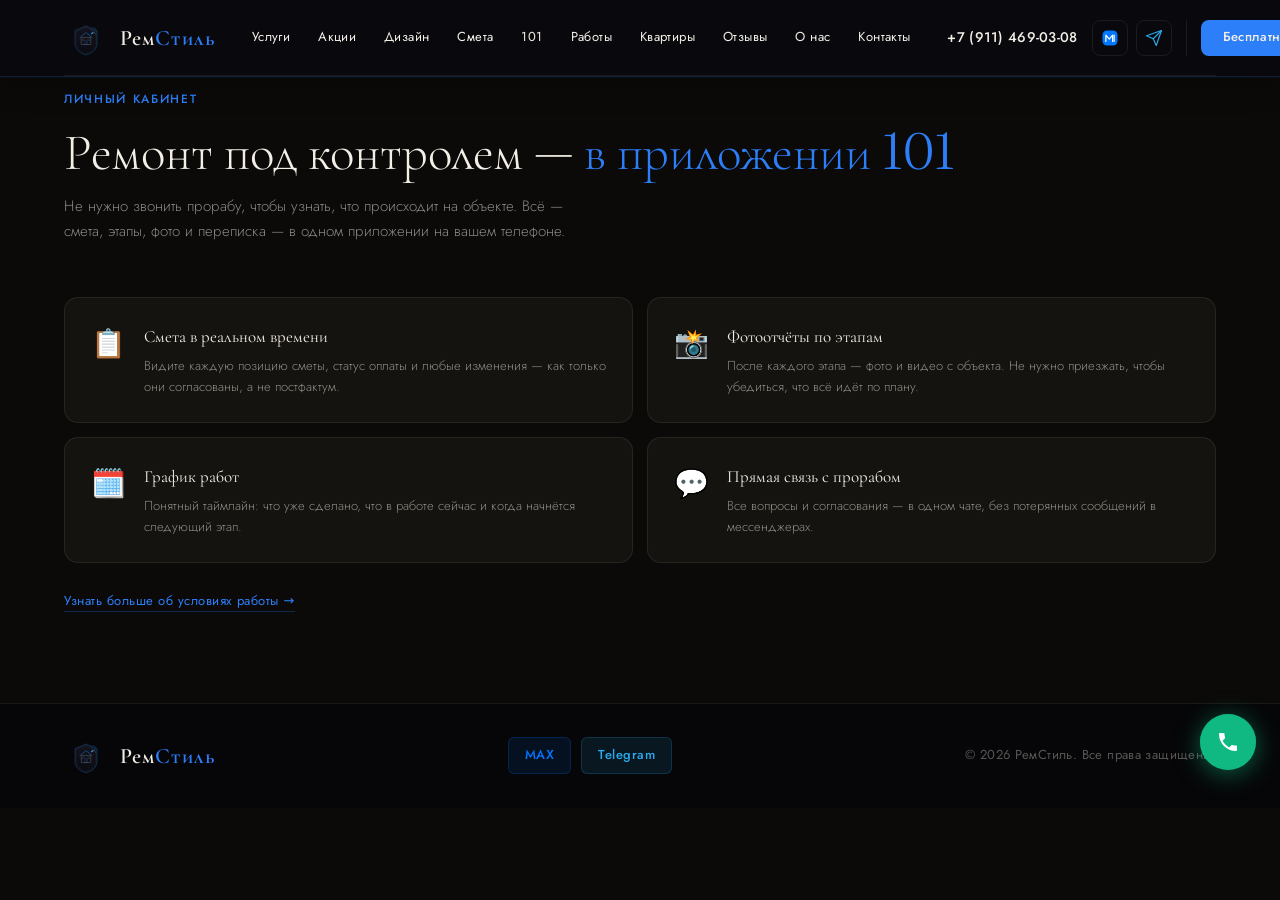
<file: app101.html>
<!DOCTYPE html>
<html lang="ru">
<head>
<meta charset="UTF-8">
<meta name="viewport" content="width=device-width, initial-scale=1.0, maximum-scale=1.0, minimum-scale=1.0, user-scalable=no">
<title>Приложение 101 — РемСтиль</title>
<link rel="preconnect" href="https://fonts.googleapis.com">
<link href="https://fonts.googleapis.com/css2?family=Fraunces:ital,opsz,wght@0,9..144,300;0,9..144,400;0,9..144,500;0,9..144,600;1,9..144,400;1,9..144,500&family=Cormorant+Garamond:wght@300;400;500;600&family=Jost:wght@300;400;500;600&display=swap" rel="stylesheet">
<link rel="stylesheet" href="style.css">
</head>
<body class="preloading">
<div id="site-preloader">
  <div class="preloader-content">
    <svg class="preloader-mark" viewBox="80 60 440 320" fill="none">
      <path d="M300,100 L410,145 L410,270 Q410,330 355,365 L300,390 L245,365 Q190,330 190,270 L190,145 Z" stroke-width="6"/>
    </svg>
    <div class="preloader-logo">Рем<em>Стиль</em></div>
    <div class="preloader-line"><span></span></div>
    <div class="preloader-tag">Ремонт квартир в Калининграде</div>
  </div>
</div>
<script>
(function(){
  var pl = document.getElementById('site-preloader');
  var shown = Date.now();
  function hide(){
    var elapsed = Date.now()-shown;
    var wait = Math.max(0, 500-elapsed);
    setTimeout(function(){
      pl.classList.add('pl-hide');
      document.body.classList.remove('preloading');
    }, wait);
  }
  if(document.readyState==='complete'){ hide(); }
  else { window.addEventListener('load', hide); }
})();
</script>
<!-- HEADER -->
<header>
  <div class="header-inner">
    <a href="/" class="logo" id="site-logo">
      <span class="logo-text">Рем<em>Стиль</em></span>
    </a>
    <nav>
      <a href="services.html">Услуги</a>
      <a href="promotions.html">Акции</a>
      <a href="design.html">Дизайн</a>
      <a href="smeta.html">Смета</a>
      <a href="app101.html">101</a>
      <a href="portfolio.html">Работы</a>
      <a href="apartments.html">Квартиры</a>
      <a href="reviews.html">Отзывы</a>
      <a href="about.html">О нас</a>
      <a href="contacts.html">Контакты</a>
    </nav>
    <div class="header-cta">
      <a href="tel:+79114690308" class="header-phone">+7 (911) 469-03-08</a>
      <div class="header-msg-group">
        <a href="https://max.ru/u/f9LHodD0cOIwo2M00vkMfzaQwhqzdDRSYrMuNYeVL43EmGE3RPhaWhf13iQ" target="_blank" class="header-messenger" title="MAX">
          <svg width="18" height="18" viewBox="0 0 24 24" fill="none"><rect x="2" y="2" width="20" height="20" rx="6" fill="#0077FF"/><path d="M6.5 16.5V8.2L11 13.6L15.5 8.2V16.5" stroke="#fff" stroke-width="1.6" stroke-linecap="round" stroke-linejoin="round"/><path d="M17.5 8.2V16.5" stroke="#fff" stroke-width="1.6" stroke-linecap="round"/></svg>
        </a>
        <a href="https://t.me/RemStyle39" target="_blank" class="header-messenger" title="Telegram">
          <svg width="18" height="18" viewBox="0 0 24 24" fill="none"><path d="M22 2L11 13" stroke="#2aabee" stroke-width="1.5" stroke-linecap="round" stroke-linejoin="round"/><path d="M22 2L15 22L11 13L2 9L22 2Z" stroke="#2aabee" stroke-width="1.5" stroke-linecap="round" stroke-linejoin="round"/></svg>
        </a>
      </div>
      <a href="contacts.html" class="btn-header">Бесплатный замер</a>
      <button class="burger" id="burger-btn" onclick="toggleMobileMenu()" aria-label="Меню"><span></span><span></span><span></span></button>
    </div>
  </div>
</header>

<div class="mobile-menu" id="mobile-menu">
  <a href="tel:+79114690308" class="mobile-phone">+7 (911) 469-03-08</a>
  <a href="services.html" onclick="closeMobileMenu()">Услуги</a>
  <a href="promotions.html" onclick="closeMobileMenu()">Акции</a>
  <a href="design.html" onclick="closeMobileMenu()">Дизайн</a>
  <a href="smeta.html" onclick="closeMobileMenu()">Рассчитать стоимость</a>
  <a href="app101.html" onclick="closeMobileMenu()">101</a>
  <a href="portfolio.html" onclick="closeMobileMenu()">Работы</a>
  <a href="apartments.html" onclick="closeMobileMenu()">Квартиры в управлении</a>
  <a href="reviews.html" onclick="closeMobileMenu()">Отзывы</a>
  <a href="about.html" onclick="closeMobileMenu()">О компании</a>
  <a href="contacts.html" onclick="closeMobileMenu()">Контакты</a>
  <div style="margin-top:24px;padding-top:20px;border-top:1px solid var(--border,rgba(255,255,255,0.08));">
    <div style="font-size:12px;color:var(--w30,rgba(255,255,255,0.3));letter-spacing:0.08em;text-transform:uppercase;margin-bottom:14px;">Написать нам</div>
    <div style="display:flex;gap:12px;">
      <a href="https://max.ru/u/f9LHodD0cOIwo2M00vkMfzaQwhqzdDRSYrMuNYeVL43EmGE3RPhaWhf13iQ" target="_blank" style="flex:1;display:flex;align-items:center;justify-content:center;gap:10px;padding:14px;background:rgba(0,119,255,0.1);border:1px solid rgba(0,119,255,0.25);border-radius:12px;text-decoration:none;color:#fff;font-size:15px;font-weight:500;">
        <svg width="22" height="22" viewBox="0 0 24 24" fill="none"><rect x="2" y="2" width="20" height="20" rx="6" fill="#0077FF"/><path d="M6.5 16.5V8.2L11 13.6L15.5 8.2V16.5" stroke="#fff" stroke-width="1.6" stroke-linecap="round" stroke-linejoin="round"/><path d="M17.5 8.2V16.5" stroke="#fff" stroke-width="1.6" stroke-linecap="round"/></svg>
        MAX
      </a>
      <a href="https://t.me/RemStyle39" target="_blank" style="flex:1;display:flex;align-items:center;justify-content:center;gap:10px;padding:14px;background:rgba(42,171,238,0.1);border:1px solid rgba(42,171,238,0.25);border-radius:12px;text-decoration:none;color:#fff;font-size:15px;font-weight:500;">
        <svg width="22" height="22" viewBox="0 0 24 24" fill="none"><circle cx="12" cy="12" r="10" fill="#2aabee"/><path d="M8 12l2.5 2.5L16 9" stroke="#fff" stroke-width="1.8" stroke-linecap="round" stroke-linejoin="round"/></svg>
        Telegram
      </a>
    </div>
  </div>
</div>

<!-- ADMIN BTN -->
<!-- FLOAT CALL -->
<button id="float-call-btn" onclick="openCallback()" aria-label="Заказать звонок">
  <svg width="24" height="24" viewBox="0 0 24 24" fill="none" xmlns="http://www.w3.org/2000/svg">
    <path d="M6.62 10.79c1.44 2.83 3.76 5.14 6.59 6.59l2.2-2.2c.27-.27.67-.36 1.02-.24 1.12.37 2.33.57 3.57.57.55 0 1 .45 1 1V20c0 .55-.45 1-1 1-9.39 0-17-7.61-17-17 0-.55.45-1 1-1h3.5c.55 0 1 .45 1 1 0 1.25.2 2.45.57 3.57.11.35.03.74-.25 1.02l-2.2 2.2z" fill="white"/>
  </svg>
</button>
<div id="float-call-label">Перезвоним за 28 сек</div>

<!-- CALLBACK WIDGET -->
<div id="callback-overlay">
  <div id="callback-box">
    <button id="callback-close" onclick="closeCallback()">✕</button>

    <div id="cb-step-form">
      <div class="cb-phone-icon">📞</div>
      <h3>Перезвоним за 28 секунд</h3>
      <p class="cb-sub">Введите номер — менеджер Мария свяжется с вами прямо сейчас</p>
      <div class="cb-timer-row">
        <span class="cb-timer-badge">28</span>
        <span class="cb-timer-label">секунд до звонка</span>
      </div>
      <input type="tel" id="cb-phone-input" placeholder="+7 (___) ___-__-__" maxlength="18">
      <button id="cb-submit-btn" onclick="submitCallback()">Жду звонка через 28 сек 📞</button>
      <div class="consent-row" style="justify-content:center;margin-top:8px;">
        <input type="checkbox" id="cb-consent" checked>
        <label for="cb-consent" style="font-size:12px;">Соглашаюсь на <a href="/privacy.html" target="_blank" style="color:var(--w50);">обработку персональных данных</a></label>
      </div>
      <p class="cb-guarantee">Работаем Пн–Сб 9:00–20:00 · Звонок бесплатный</p>
    </div>

    <div id="cb-step-timer">
      <div class="cb-phone-icon" style="animation:callring 1.8s ease-out infinite;background:rgba(16,185,129,0.2);">📞</div>
      <h3>Соединяем...</h3>
      <div class="cb-countdown" id="cb-countdown">28</div>
      <div class="cb-countdown-label">секунд до звонка от Марии</div>
      <div class="cb-progress-bar"><div class="cb-progress-fill" id="cb-progress" style="width:100%"></div></div>
      <p class="cb-sub">Не кладите трубку — звонок уже идёт</p>
    </div>

    <div id="cb-step-success">
      <div style="font-size:52px;margin-bottom:14px;">✅</div>
      <h3>Спасибо!</h3>
      <p class="cb-sub" style="margin-bottom:20px;">Заявка на звонок принята.<br>Мария свяжется с вами в ближайшее время.</p>
      <a href="tel:+79114690308" style="color:var(--blue2);font-size:15px;text-decoration:none;display:block;margin-bottom:20px;">+7 (911) 469-03-08</a>
      <button onclick="closeCallback()" style="background:var(--bg3);border:1px solid var(--border);color:var(--w50);padding:9px 24px;border-radius:8px;cursor:pointer;font-family:var(--sans);font-size:13px;">Закрыть</button>
    </div>
  </div>
</div>

<button id="scroll-top-btn" onclick="window.scrollTo({top:0,behavior:'smooth'})" title="Наверх">↑</button>
<div id="toast"></div>
<section id="app101">
  <div class="container">
    <div class="section-eyebrow">Личный кабинет</div>
    <div class="section-title">Ремонт под контролем — <em>в приложении 101</em></div>
    <p class="section-sub">Не нужно звонить прорабу, чтобы узнать, что происходит на объекте. Всё — смета, этапы, фото и переписка — в одном приложении на вашем телефоне.</p>
    <div class="app-grid">
      <div class="app-card">
        <div class="app-icon">📋</div>
        <div>
          <div class="app-card-title">Смета в реальном времени</div>
          <div class="app-card-desc">Видите каждую позицию сметы, статус оплаты и любые изменения — как только они согласованы, а не постфактум.</div>
        </div>
      </div>
      <div class="app-card">
        <div class="app-icon">📸</div>
        <div>
          <div class="app-card-title">Фотоотчёты по этапам</div>
          <div class="app-card-desc">После каждого этапа — фото и видео с объекта. Не нужно приезжать, чтобы убедиться, что всё идёт по плану.</div>
        </div>
      </div>
      <div class="app-card">
        <div class="app-icon">🗓️</div>
        <div>
          <div class="app-card-title">График работ</div>
          <div class="app-card-desc">Понятный таймлайн: что уже сделано, что в работе сейчас и когда начнётся следующий этап.</div>
        </div>
      </div>
      <div class="app-card">
        <div class="app-icon">💬</div>
        <div>
          <div class="app-card-title">Прямая связь с прорабом</div>
          <div class="app-card-desc">Все вопросы и согласования — в одном чате, без потерянных сообщений в мессенджерах.</div>
        </div>
      </div>
    </div>
    <a href="contacts.html" class="app-link">Узнать больше об условиях работы →</a>
  </div>
</section>

<!-- ZHK -->
<!-- FOOTER -->
<footer>
  <div class="footer-inner">
    <a href="/" class="logo"><span class="logo-text">Рем<em>Стиль</em></span></a>
    <div class="footer-socials">
      <a href="https://max.ru/u/f9LHodD0cOIwo2M00vkMfzaQwhqzdDRSYrMuNYeVL43EmGE3RPhaWhf13iQ" target="_blank" class="social-btn social-max">MAX</a>
      <a href="https://t.me/RemStyle39" target="_blank" class="social-btn social-tg">Telegram</a>
    </div>
    <span class="footer-copy">© 2026 РемСтиль. Все права защищены.</span>
  </div>
</footer>

<!-- SUCCESS POPUP -->
<div id="success-overlay" style="display:none;position:fixed;inset:0;background:rgba(0,0,0,0.8);z-index:9001;align-items:center;justify-content:center;backdrop-filter:blur(6px);">
  <div style="background:var(--bg2);border:1px solid var(--border);border-radius:20px;padding:40px;max-width:400px;width:90%;position:relative;text-align:center;box-shadow:0 30px 80px rgba(0,0,0,0.6);">
    <div style="position:absolute;top:0;left:0;right:0;height:1px;background:linear-gradient(90deg,transparent,#10b981,#6ee7b7,#10b981,transparent);"></div>
    <div style="font-size:52px;margin-bottom:14px;">✅</div>
    <div style="font-family:var(--serif);font-size:26px;color:var(--white);margin-bottom:10px;">Заявка принята!</div>
    <div style="font-size:14px;color:var(--w50);line-height:1.7;margin-bottom:22px;">Наш менеджер <strong style="color:var(--white)">Мария</strong> свяжется с вами<br>в течение 15 минут.</div>
    <a href="tel:+79114690308" style="color:var(--blue2);font-size:15px;text-decoration:none;display:block;margin-bottom:20px;">+7 (911) 469-03-08</a>
    <button onclick="document.getElementById('success-overlay').style.display='none'" style="background:var(--bg3);border:1px solid var(--border);color:var(--w50);padding:9px 24px;border-radius:8px;cursor:pointer;font-family:var(--sans);font-size:13px;">Закрыть</button>
  </div>
</div>

<!-- POPUP -->
<div id="popup-overlay">
  <div id="popup-box">
    <button id="popup-close" onclick="closePopup()">✕</button>
    <div class="popup-gift">✦</div>
    <h3 id="popup-title">Подождите! У нас подарок</h3>
    <p id="popup-desc">Оставьте номер телефона прямо сейчас и получите <strong style="color:var(--gold)">скидку 15%</strong> на первый заказ + бесплатную уборку после ремонта!</p>
    <input type="tel" id="popup-phone" placeholder="+7 (___) ___-__-__">
    <button id="popup-submit" onclick="submitPopup()">Получить скидку 15%</button>
    <div class="consent-row" style="justify-content:center;">
      <input type="checkbox" id="popup-consent" checked>
      <label for="popup-consent" style="font-size:12px;">Соглашаюсь на <a href="/privacy.html" target="_blank">обработку персональных данных</a></label>
    </div>
    <div class="popup-note">Менеджер Мария перезвонит в течение 15 минут</div>
  </div>
</div>

<script src="script.js"></script>
</body>
</html>
</file>
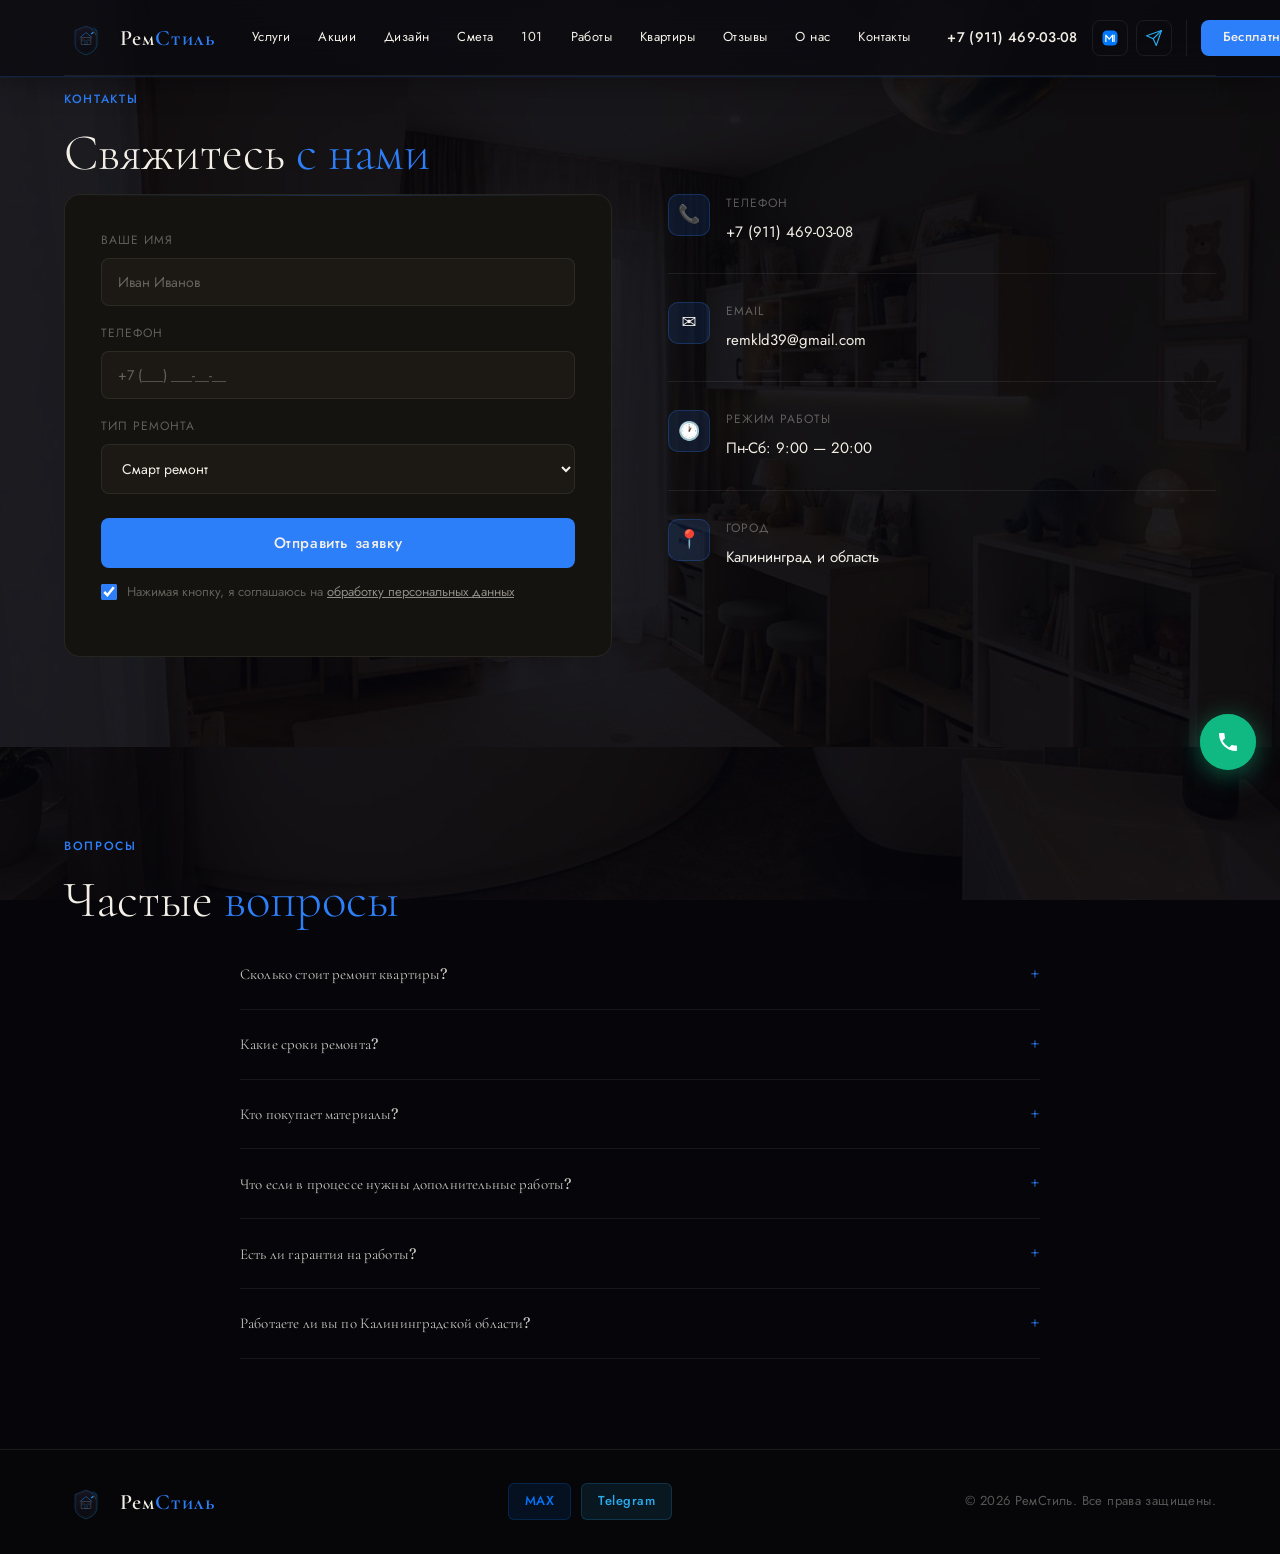
<file: contacts.html>
<!DOCTYPE html>
<html lang="ru">
<head>
<meta charset="UTF-8">
<meta name="viewport" content="width=device-width, initial-scale=1.0, maximum-scale=1.0, minimum-scale=1.0, user-scalable=no">
<title>Контакты — РемСтиль</title>
<link rel="preconnect" href="https://fonts.googleapis.com">
<link href="https://fonts.googleapis.com/css2?family=Fraunces:ital,opsz,wght@0,9..144,300;0,9..144,400;0,9..144,500;0,9..144,600;1,9..144,400;1,9..144,500&family=Cormorant+Garamond:wght@300;400;500;600&family=Jost:wght@300;400;500;600&display=swap" rel="stylesheet">
<link rel="stylesheet" href="style.css">
</head>
<body class="preloading">
<div id="site-preloader">
  <div class="preloader-content">
    <svg class="preloader-mark" viewBox="80 60 440 320" fill="none">
      <path d="M300,100 L410,145 L410,270 Q410,330 355,365 L300,390 L245,365 Q190,330 190,270 L190,145 Z" stroke-width="6"/>
    </svg>
    <div class="preloader-logo">Рем<em>Стиль</em></div>
    <div class="preloader-line"><span></span></div>
    <div class="preloader-tag">Ремонт квартир в Калининграде</div>
  </div>
</div>
<script>
(function(){
  var pl = document.getElementById('site-preloader');
  var shown = Date.now();
  function hide(){
    var elapsed = Date.now()-shown;
    var wait = Math.max(0, 500-elapsed);
    setTimeout(function(){
      pl.classList.add('pl-hide');
      document.body.classList.remove('preloading');
    }, wait);
  }
  if(document.readyState==='complete'){ hide(); }
  else { window.addEventListener('load', hide); }
})();
</script>
<!-- HEADER -->
<header>
  <div class="header-inner">
    <a href="/" class="logo" id="site-logo">
      <span class="logo-text">Рем<em>Стиль</em></span>
    </a>
    <nav>
      <a href="services.html">Услуги</a>
      <a href="promotions.html">Акции</a>
      <a href="design.html">Дизайн</a>
      <a href="smeta.html">Смета</a>
      <a href="app101.html">101</a>
      <a href="portfolio.html">Работы</a>
      <a href="apartments.html">Квартиры</a>
      <a href="reviews.html">Отзывы</a>
      <a href="about.html">О нас</a>
      <a href="contacts.html">Контакты</a>
    </nav>
    <div class="header-cta">
      <a href="tel:+79114690308" class="header-phone">+7 (911) 469-03-08</a>
      <div class="header-msg-group">
        <a href="https://max.ru/u/f9LHodD0cOIwo2M00vkMfzaQwhqzdDRSYrMuNYeVL43EmGE3RPhaWhf13iQ" target="_blank" class="header-messenger" title="MAX">
          <svg width="18" height="18" viewBox="0 0 24 24" fill="none"><rect x="2" y="2" width="20" height="20" rx="6" fill="#0077FF"/><path d="M6.5 16.5V8.2L11 13.6L15.5 8.2V16.5" stroke="#fff" stroke-width="1.6" stroke-linecap="round" stroke-linejoin="round"/><path d="M17.5 8.2V16.5" stroke="#fff" stroke-width="1.6" stroke-linecap="round"/></svg>
        </a>
        <a href="https://t.me/RemStyle39" target="_blank" class="header-messenger" title="Telegram">
          <svg width="18" height="18" viewBox="0 0 24 24" fill="none"><path d="M22 2L11 13" stroke="#2aabee" stroke-width="1.5" stroke-linecap="round" stroke-linejoin="round"/><path d="M22 2L15 22L11 13L2 9L22 2Z" stroke="#2aabee" stroke-width="1.5" stroke-linecap="round" stroke-linejoin="round"/></svg>
        </a>
      </div>
      <a href="contacts.html" class="btn-header">Бесплатный замер</a>
      <button class="burger" id="burger-btn" onclick="toggleMobileMenu()" aria-label="Меню"><span></span><span></span><span></span></button>
    </div>
  </div>
</header>

<div class="mobile-menu" id="mobile-menu">
  <a href="tel:+79114690308" class="mobile-phone">+7 (911) 469-03-08</a>
  <a href="services.html" onclick="closeMobileMenu()">Услуги</a>
  <a href="promotions.html" onclick="closeMobileMenu()">Акции</a>
  <a href="design.html" onclick="closeMobileMenu()">Дизайн</a>
  <a href="smeta.html" onclick="closeMobileMenu()">Рассчитать стоимость</a>
  <a href="app101.html" onclick="closeMobileMenu()">101</a>
  <a href="portfolio.html" onclick="closeMobileMenu()">Работы</a>
  <a href="apartments.html" onclick="closeMobileMenu()">Квартиры в управлении</a>
  <a href="reviews.html" onclick="closeMobileMenu()">Отзывы</a>
  <a href="about.html" onclick="closeMobileMenu()">О компании</a>
  <a href="contacts.html" onclick="closeMobileMenu()">Контакты</a>
  <div style="margin-top:24px;padding-top:20px;border-top:1px solid var(--border,rgba(255,255,255,0.08));">
    <div style="font-size:12px;color:var(--w30,rgba(255,255,255,0.3));letter-spacing:0.08em;text-transform:uppercase;margin-bottom:14px;">Написать нам</div>
    <div style="display:flex;gap:12px;">
      <a href="https://max.ru/u/f9LHodD0cOIwo2M00vkMfzaQwhqzdDRSYrMuNYeVL43EmGE3RPhaWhf13iQ" target="_blank" style="flex:1;display:flex;align-items:center;justify-content:center;gap:10px;padding:14px;background:rgba(0,119,255,0.1);border:1px solid rgba(0,119,255,0.25);border-radius:12px;text-decoration:none;color:#fff;font-size:15px;font-weight:500;">
        <svg width="22" height="22" viewBox="0 0 24 24" fill="none"><rect x="2" y="2" width="20" height="20" rx="6" fill="#0077FF"/><path d="M6.5 16.5V8.2L11 13.6L15.5 8.2V16.5" stroke="#fff" stroke-width="1.6" stroke-linecap="round" stroke-linejoin="round"/><path d="M17.5 8.2V16.5" stroke="#fff" stroke-width="1.6" stroke-linecap="round"/></svg>
        MAX
      </a>
      <a href="https://t.me/RemStyle39" target="_blank" style="flex:1;display:flex;align-items:center;justify-content:center;gap:10px;padding:14px;background:rgba(42,171,238,0.1);border:1px solid rgba(42,171,238,0.25);border-radius:12px;text-decoration:none;color:#fff;font-size:15px;font-weight:500;">
        <svg width="22" height="22" viewBox="0 0 24 24" fill="none"><circle cx="12" cy="12" r="10" fill="#2aabee"/><path d="M8 12l2.5 2.5L16 9" stroke="#fff" stroke-width="1.8" stroke-linecap="round" stroke-linejoin="round"/></svg>
        Telegram
      </a>
    </div>
  </div>
</div>

<!-- ADMIN BTN -->
<!-- FLOAT CALL -->
<button id="float-call-btn" onclick="openCallback()" aria-label="Заказать звонок">
  <svg width="24" height="24" viewBox="0 0 24 24" fill="none" xmlns="http://www.w3.org/2000/svg">
    <path d="M6.62 10.79c1.44 2.83 3.76 5.14 6.59 6.59l2.2-2.2c.27-.27.67-.36 1.02-.24 1.12.37 2.33.57 3.57.57.55 0 1 .45 1 1V20c0 .55-.45 1-1 1-9.39 0-17-7.61-17-17 0-.55.45-1 1-1h3.5c.55 0 1 .45 1 1 0 1.25.2 2.45.57 3.57.11.35.03.74-.25 1.02l-2.2 2.2z" fill="white"/>
  </svg>
</button>
<div id="float-call-label">Перезвоним за 28 сек</div>

<!-- CALLBACK WIDGET -->
<div id="callback-overlay">
  <div id="callback-box">
    <button id="callback-close" onclick="closeCallback()">✕</button>

    <div id="cb-step-form">
      <div class="cb-phone-icon">📞</div>
      <h3>Перезвоним за 28 секунд</h3>
      <p class="cb-sub">Введите номер — менеджер Мария свяжется с вами прямо сейчас</p>
      <div class="cb-timer-row">
        <span class="cb-timer-badge">28</span>
        <span class="cb-timer-label">секунд до звонка</span>
      </div>
      <input type="tel" id="cb-phone-input" placeholder="+7 (___) ___-__-__" maxlength="18">
      <button id="cb-submit-btn" onclick="submitCallback()">Жду звонка через 28 сек 📞</button>
      <div class="consent-row" style="justify-content:center;margin-top:8px;">
        <input type="checkbox" id="cb-consent" checked>
        <label for="cb-consent" style="font-size:12px;">Соглашаюсь на <a href="/privacy.html" target="_blank" style="color:var(--w50);">обработку персональных данных</a></label>
      </div>
      <p class="cb-guarantee">Работаем Пн–Сб 9:00–20:00 · Звонок бесплатный</p>
    </div>

    <div id="cb-step-timer">
      <div class="cb-phone-icon" style="animation:callring 1.8s ease-out infinite;background:rgba(16,185,129,0.2);">📞</div>
      <h3>Соединяем...</h3>
      <div class="cb-countdown" id="cb-countdown">28</div>
      <div class="cb-countdown-label">секунд до звонка от Марии</div>
      <div class="cb-progress-bar"><div class="cb-progress-fill" id="cb-progress" style="width:100%"></div></div>
      <p class="cb-sub">Не кладите трубку — звонок уже идёт</p>
    </div>

    <div id="cb-step-success">
      <div style="font-size:52px;margin-bottom:14px;">✅</div>
      <h3>Спасибо!</h3>
      <p class="cb-sub" style="margin-bottom:20px;">Заявка на звонок принята.<br>Мария свяжется с вами в ближайшее время.</p>
      <a href="tel:+79114690308" style="color:var(--blue2);font-size:15px;text-decoration:none;display:block;margin-bottom:20px;">+7 (911) 469-03-08</a>
      <button onclick="closeCallback()" style="background:var(--bg3);border:1px solid var(--border);color:var(--w50);padding:9px 24px;border-radius:8px;cursor:pointer;font-family:var(--sans);font-size:13px;">Закрыть</button>
    </div>
  </div>
</div>

<button id="scroll-top-btn" onclick="window.scrollTo({top:0,behavior:'smooth'})" title="Наверх">↑</button>
<div id="toast"></div>
<section id="contact" class="parallax-section">
  <div class="section-bg" data-himg="IMG5" style="background-image:url('')"></div>
  <div class="section-bg-overlay" style="background:rgba(5,5,10,0.90);"></div>
  <div class="container">
    <div class="section-eyebrow">Контакты</div>
    <div class="section-title">Свяжитесь <em>с нами</em></div>
    <div class="contact-grid">
      <div class="contact-form">
        <div class="form-group"><label>Ваше имя</label><input type="text" id="form-name" placeholder="Иван Иванов"></div>
        <div class="form-group"><label>Телефон</label><input type="tel" id="form-phone" placeholder="+7 (___) ___-__-__"></div>
        <div class="form-group"><label>Тип ремонта</label><select id="form-type"><option>Смарт ремонт</option><option>Стандартный ремонт</option><option>Дизайнерский ремонт</option><option>Приёмка квартиры</option></select></div>
        <button class="submit-btn" onclick="submitLead()">Отправить заявку</button>
        <div class="consent-row">
          <input type="checkbox" id="form-consent" checked>
          <label for="form-consent">Нажимая кнопку, я соглашаюсь на <a href="/privacy.html" target="_blank">обработку персональных данных</a></label>
        </div>
      </div>
      <div class="contact-info">
        <div class="contact-item"><div class="contact-icon">📞</div><div><div class="contact-label">Телефон</div><a href="tel:+79114690308" class="contact-val" id="site-contact-phone">+7 (911) 469-03-08</a></div></div>
        <div class="contact-item"><div class="contact-icon">✉️</div><div><div class="contact-label">Email</div><span class="contact-val" id="site-contact-email">remkld39@gmail.com</span></div></div>
        <div class="contact-item"><div class="contact-icon">🕐</div><div><div class="contact-label">Режим работы</div><span class="contact-val" id="site-contact-hours">Пн-Сб: 9:00 — 20:00</span></div></div>
        <div class="contact-item"><div class="contact-icon">📍</div><div><div class="contact-label">Город</div><span class="contact-val">Калининград и область</span></div></div>
      </div>
    </div>
  </div>
</section>
<section id="faq" class="parallax-section">
  <div class="section-bg" data-himg="IMG3" style="background-image:url('')"></div>
  <div class="section-bg-overlay" style="background:rgba(5,5,10,0.90);"></div>
  <div class="container">
    <div class="section-eyebrow">Вопросы</div>
    <div class="section-title">Частые <em>вопросы</em></div>
    <div class="faq-list">
      <div class="faq-item"><div class="faq-q" onclick="toggleFaq(this)">Сколько стоит ремонт квартиры?<span class="faq-icon">+</span></div><div class="faq-a">Стоимость зависит от типа ремонта, площади и состояния квартиры. Точную стоимость рассчитаем после бесплатного замера — это бесплатно и ни к чему не обязывает.</div></div>
      <div class="faq-item"><div class="faq-q" onclick="toggleFaq(this)">Какие сроки ремонта?<span class="faq-icon">+</span></div><div class="faq-a">Студия или однокомнатная — 30-45 дней. Двухкомнатная — 45-60 дней. Трёхкомнатная — 60-90 дней. Сроки фиксируем в договоре, за просрочку — компенсация.</div></div>
      <div class="faq-item"><div class="faq-q" onclick="toggleFaq(this)">Кто покупает материалы?<span class="faq-icon">+</span></div><div class="faq-a">При смарт ремонте черновые материалы уже включены в стоимость. При стандартном и дизайнерском — вы покупаете материалы сами, но мы помогаем с выбором и предоставляем партнёрские скидки до 20%.</div></div>
      <div class="faq-item"><div class="faq-q" onclick="toggleFaq(this)">Что если в процессе нужны дополнительные работы?<span class="faq-icon">+</span></div><div class="faq-a">Все работы фиксируются в смете до начала ремонта. Если возникнут дополнительные работы — согласовываем с вами и оформляем допсоглашение. Без вашего одобрения ничего не делаем.</div></div>
      <div class="faq-item"><div class="faq-q" onclick="toggleFaq(this)">Есть ли гарантия на работы?<span class="faq-icon">+</span></div><div class="faq-a">Да, мы даём гарантию 2 года на все выполненные работы. Если обнаружите дефект — приедем и исправим бесплатно. Гарантийные обязательства прописаны в договоре.</div></div>
      <div class="faq-item"><div class="faq-q" onclick="toggleFaq(this)">Работаете ли вы по Калининградской области?<span class="faq-icon">+</span></div><div class="faq-a">Да, работаем по всей Калининградской области: Калининград, Зеленоградск, Светлогорск, Гурьевск, Балтийск и другие города. Выезд на замер бесплатный.</div></div>
      
    </div>
  </div>
</section>

<!-- ZHK -->
<!-- FOOTER -->
<footer>
  <div class="footer-inner">
    <a href="/" class="logo"><span class="logo-text">Рем<em>Стиль</em></span></a>
    <div class="footer-socials">
      <a href="https://max.ru/u/f9LHodD0cOIwo2M00vkMfzaQwhqzdDRSYrMuNYeVL43EmGE3RPhaWhf13iQ" target="_blank" class="social-btn social-max">MAX</a>
      <a href="https://t.me/RemStyle39" target="_blank" class="social-btn social-tg">Telegram</a>
    </div>
    <span class="footer-copy">© 2026 РемСтиль. Все права защищены.</span>
  </div>
</footer>

<!-- SUCCESS POPUP -->
<div id="success-overlay" style="display:none;position:fixed;inset:0;background:rgba(0,0,0,0.8);z-index:9001;align-items:center;justify-content:center;backdrop-filter:blur(6px);">
  <div style="background:var(--bg2);border:1px solid var(--border);border-radius:20px;padding:40px;max-width:400px;width:90%;position:relative;text-align:center;box-shadow:0 30px 80px rgba(0,0,0,0.6);">
    <div style="position:absolute;top:0;left:0;right:0;height:1px;background:linear-gradient(90deg,transparent,#10b981,#6ee7b7,#10b981,transparent);"></div>
    <div style="font-size:52px;margin-bottom:14px;">✅</div>
    <div style="font-family:var(--serif);font-size:26px;color:var(--white);margin-bottom:10px;">Заявка принята!</div>
    <div style="font-size:14px;color:var(--w50);line-height:1.7;margin-bottom:22px;">Наш менеджер <strong style="color:var(--white)">Мария</strong> свяжется с вами<br>в течение 15 минут.</div>
    <a href="tel:+79114690308" style="color:var(--blue2);font-size:15px;text-decoration:none;display:block;margin-bottom:20px;">+7 (911) 469-03-08</a>
    <button onclick="document.getElementById('success-overlay').style.display='none'" style="background:var(--bg3);border:1px solid var(--border);color:var(--w50);padding:9px 24px;border-radius:8px;cursor:pointer;font-family:var(--sans);font-size:13px;">Закрыть</button>
  </div>
</div>

<!-- POPUP -->
<div id="popup-overlay">
  <div id="popup-box">
    <button id="popup-close" onclick="closePopup()">✕</button>
    <div class="popup-gift">✦</div>
    <h3 id="popup-title">Подождите! У нас подарок</h3>
    <p id="popup-desc">Оставьте номер телефона прямо сейчас и получите <strong style="color:var(--gold)">скидку 15%</strong> на первый заказ + бесплатную уборку после ремонта!</p>
    <input type="tel" id="popup-phone" placeholder="+7 (___) ___-__-__">
    <button id="popup-submit" onclick="submitPopup()">Получить скидку 15%</button>
    <div class="consent-row" style="justify-content:center;">
      <input type="checkbox" id="popup-consent" checked>
      <label for="popup-consent" style="font-size:12px;">Соглашаюсь на <a href="/privacy.html" target="_blank">обработку персональных данных</a></label>
    </div>
    <div class="popup-note">Менеджер Мария перезвонит в течение 15 минут</div>
  </div>
</div>

<script src="script.js"></script>
</body>
</html>
</file>
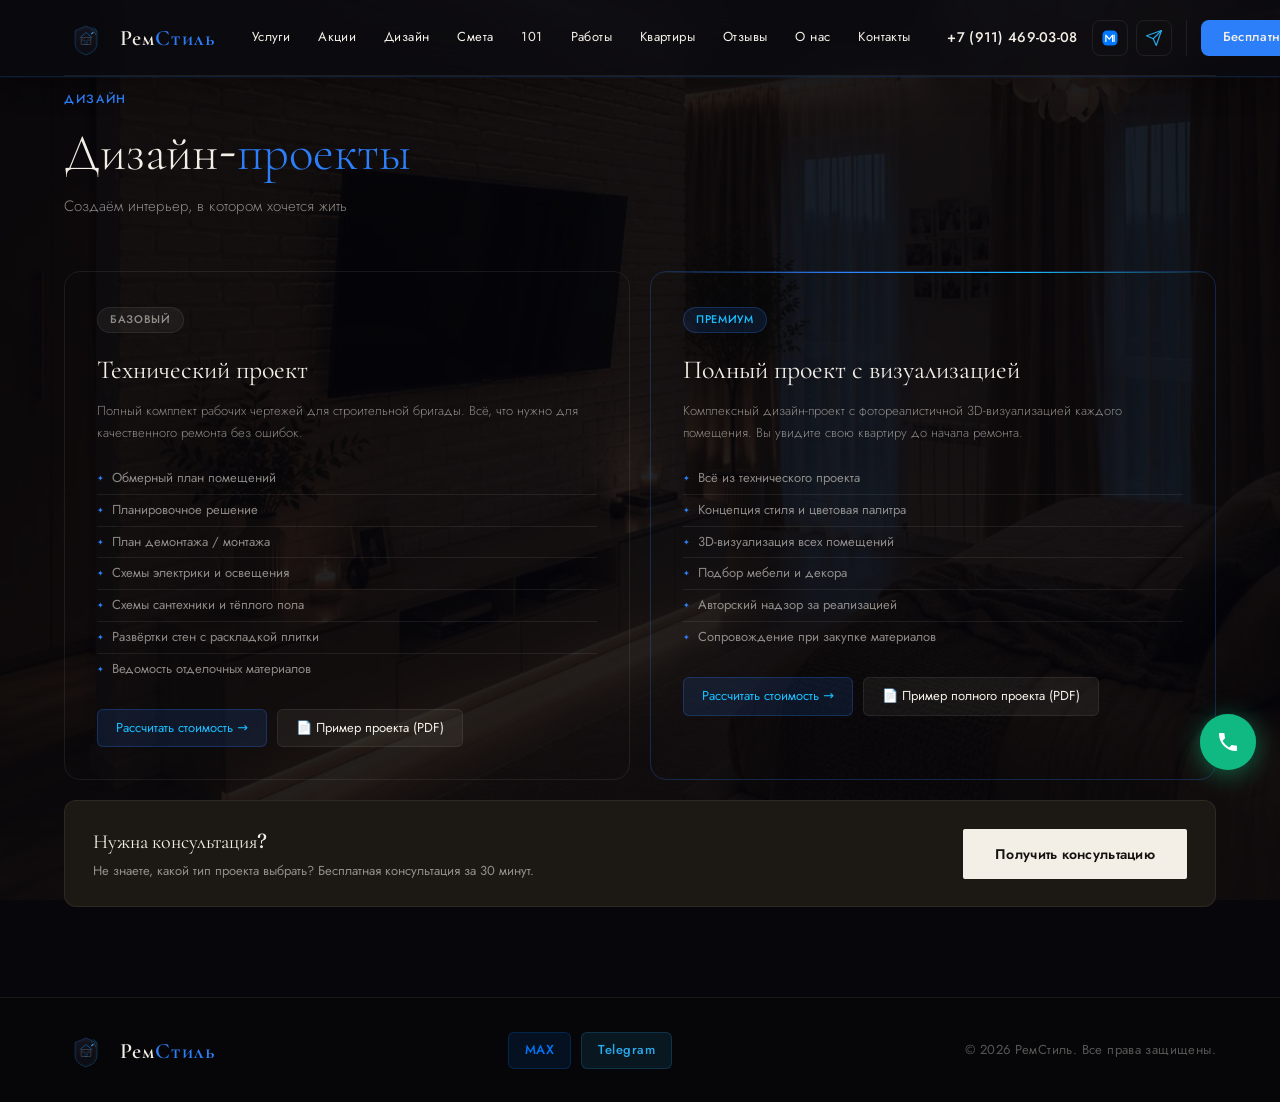
<file: design.html>
<!DOCTYPE html>
<html lang="ru">
<head>
<meta charset="UTF-8">
<meta name="viewport" content="width=device-width, initial-scale=1.0, maximum-scale=1.0, minimum-scale=1.0, user-scalable=no">
<title>Дизайн — РемСтиль</title>
<link rel="preconnect" href="https://fonts.googleapis.com">
<link href="https://fonts.googleapis.com/css2?family=Fraunces:ital,opsz,wght@0,9..144,300;0,9..144,400;0,9..144,500;0,9..144,600;1,9..144,400;1,9..144,500&family=Cormorant+Garamond:wght@300;400;500;600&family=Jost:wght@300;400;500;600&display=swap" rel="stylesheet">
<link rel="stylesheet" href="style.css">
</head>
<body class="preloading">
<div id="site-preloader">
  <div class="preloader-content">
    <svg class="preloader-mark" viewBox="80 60 440 320" fill="none">
      <path d="M300,100 L410,145 L410,270 Q410,330 355,365 L300,390 L245,365 Q190,330 190,270 L190,145 Z" stroke-width="6"/>
    </svg>
    <div class="preloader-logo">Рем<em>Стиль</em></div>
    <div class="preloader-line"><span></span></div>
    <div class="preloader-tag">Ремонт квартир в Калининграде</div>
  </div>
</div>
<script>
(function(){
  var pl = document.getElementById('site-preloader');
  var shown = Date.now();
  function hide(){
    var elapsed = Date.now()-shown;
    var wait = Math.max(0, 500-elapsed);
    setTimeout(function(){
      pl.classList.add('pl-hide');
      document.body.classList.remove('preloading');
    }, wait);
  }
  if(document.readyState==='complete'){ hide(); }
  else { window.addEventListener('load', hide); }
})();
</script>
<!-- HEADER -->
<header>
  <div class="header-inner">
    <a href="/" class="logo" id="site-logo">
      <span class="logo-text">Рем<em>Стиль</em></span>
    </a>
    <nav>
      <a href="services.html">Услуги</a>
      <a href="promotions.html">Акции</a>
      <a href="design.html">Дизайн</a>
      <a href="smeta.html">Смета</a>
      <a href="app101.html">101</a>
      <a href="portfolio.html">Работы</a>
      <a href="apartments.html">Квартиры</a>
      <a href="reviews.html">Отзывы</a>
      <a href="about.html">О нас</a>
      <a href="contacts.html">Контакты</a>
    </nav>
    <div class="header-cta">
      <a href="tel:+79114690308" class="header-phone">+7 (911) 469-03-08</a>
      <div class="header-msg-group">
        <a href="https://max.ru/u/f9LHodD0cOIwo2M00vkMfzaQwhqzdDRSYrMuNYeVL43EmGE3RPhaWhf13iQ" target="_blank" class="header-messenger" title="MAX">
          <svg width="18" height="18" viewBox="0 0 24 24" fill="none"><rect x="2" y="2" width="20" height="20" rx="6" fill="#0077FF"/><path d="M6.5 16.5V8.2L11 13.6L15.5 8.2V16.5" stroke="#fff" stroke-width="1.6" stroke-linecap="round" stroke-linejoin="round"/><path d="M17.5 8.2V16.5" stroke="#fff" stroke-width="1.6" stroke-linecap="round"/></svg>
        </a>
        <a href="https://t.me/RemStyle39" target="_blank" class="header-messenger" title="Telegram">
          <svg width="18" height="18" viewBox="0 0 24 24" fill="none"><path d="M22 2L11 13" stroke="#2aabee" stroke-width="1.5" stroke-linecap="round" stroke-linejoin="round"/><path d="M22 2L15 22L11 13L2 9L22 2Z" stroke="#2aabee" stroke-width="1.5" stroke-linecap="round" stroke-linejoin="round"/></svg>
        </a>
      </div>
      <a href="contacts.html" class="btn-header">Бесплатный замер</a>
      <button class="burger" id="burger-btn" onclick="toggleMobileMenu()" aria-label="Меню"><span></span><span></span><span></span></button>
    </div>
  </div>
</header>

<div class="mobile-menu" id="mobile-menu">
  <a href="tel:+79114690308" class="mobile-phone">+7 (911) 469-03-08</a>
  <a href="services.html" onclick="closeMobileMenu()">Услуги</a>
  <a href="promotions.html" onclick="closeMobileMenu()">Акции</a>
  <a href="design.html" onclick="closeMobileMenu()">Дизайн</a>
  <a href="smeta.html" onclick="closeMobileMenu()">Рассчитать стоимость</a>
  <a href="app101.html" onclick="closeMobileMenu()">101</a>
  <a href="portfolio.html" onclick="closeMobileMenu()">Работы</a>
  <a href="apartments.html" onclick="closeMobileMenu()">Квартиры в управлении</a>
  <a href="reviews.html" onclick="closeMobileMenu()">Отзывы</a>
  <a href="about.html" onclick="closeMobileMenu()">О компании</a>
  <a href="contacts.html" onclick="closeMobileMenu()">Контакты</a>
  <div style="margin-top:24px;padding-top:20px;border-top:1px solid var(--border,rgba(255,255,255,0.08));">
    <div style="font-size:12px;color:var(--w30,rgba(255,255,255,0.3));letter-spacing:0.08em;text-transform:uppercase;margin-bottom:14px;">Написать нам</div>
    <div style="display:flex;gap:12px;">
      <a href="https://max.ru/u/f9LHodD0cOIwo2M00vkMfzaQwhqzdDRSYrMuNYeVL43EmGE3RPhaWhf13iQ" target="_blank" style="flex:1;display:flex;align-items:center;justify-content:center;gap:10px;padding:14px;background:rgba(0,119,255,0.1);border:1px solid rgba(0,119,255,0.25);border-radius:12px;text-decoration:none;color:#fff;font-size:15px;font-weight:500;">
        <svg width="22" height="22" viewBox="0 0 24 24" fill="none"><rect x="2" y="2" width="20" height="20" rx="6" fill="#0077FF"/><path d="M6.5 16.5V8.2L11 13.6L15.5 8.2V16.5" stroke="#fff" stroke-width="1.6" stroke-linecap="round" stroke-linejoin="round"/><path d="M17.5 8.2V16.5" stroke="#fff" stroke-width="1.6" stroke-linecap="round"/></svg>
        MAX
      </a>
      <a href="https://t.me/RemStyle39" target="_blank" style="flex:1;display:flex;align-items:center;justify-content:center;gap:10px;padding:14px;background:rgba(42,171,238,0.1);border:1px solid rgba(42,171,238,0.25);border-radius:12px;text-decoration:none;color:#fff;font-size:15px;font-weight:500;">
        <svg width="22" height="22" viewBox="0 0 24 24" fill="none"><circle cx="12" cy="12" r="10" fill="#2aabee"/><path d="M8 12l2.5 2.5L16 9" stroke="#fff" stroke-width="1.8" stroke-linecap="round" stroke-linejoin="round"/></svg>
        Telegram
      </a>
    </div>
  </div>
</div>

<!-- ADMIN BTN -->
<!-- FLOAT CALL -->
<button id="float-call-btn" onclick="openCallback()" aria-label="Заказать звонок">
  <svg width="24" height="24" viewBox="0 0 24 24" fill="none" xmlns="http://www.w3.org/2000/svg">
    <path d="M6.62 10.79c1.44 2.83 3.76 5.14 6.59 6.59l2.2-2.2c.27-.27.67-.36 1.02-.24 1.12.37 2.33.57 3.57.57.55 0 1 .45 1 1V20c0 .55-.45 1-1 1-9.39 0-17-7.61-17-17 0-.55.45-1 1-1h3.5c.55 0 1 .45 1 1 0 1.25.2 2.45.57 3.57.11.35.03.74-.25 1.02l-2.2 2.2z" fill="white"/>
  </svg>
</button>
<div id="float-call-label">Перезвоним за 28 сек</div>

<!-- CALLBACK WIDGET -->
<div id="callback-overlay">
  <div id="callback-box">
    <button id="callback-close" onclick="closeCallback()">✕</button>

    <div id="cb-step-form">
      <div class="cb-phone-icon">📞</div>
      <h3>Перезвоним за 28 секунд</h3>
      <p class="cb-sub">Введите номер — менеджер Мария свяжется с вами прямо сейчас</p>
      <div class="cb-timer-row">
        <span class="cb-timer-badge">28</span>
        <span class="cb-timer-label">секунд до звонка</span>
      </div>
      <input type="tel" id="cb-phone-input" placeholder="+7 (___) ___-__-__" maxlength="18">
      <button id="cb-submit-btn" onclick="submitCallback()">Жду звонка через 28 сек 📞</button>
      <div class="consent-row" style="justify-content:center;margin-top:8px;">
        <input type="checkbox" id="cb-consent" checked>
        <label for="cb-consent" style="font-size:12px;">Соглашаюсь на <a href="/privacy.html" target="_blank" style="color:var(--w50);">обработку персональных данных</a></label>
      </div>
      <p class="cb-guarantee">Работаем Пн–Сб 9:00–20:00 · Звонок бесплатный</p>
    </div>

    <div id="cb-step-timer">
      <div class="cb-phone-icon" style="animation:callring 1.8s ease-out infinite;background:rgba(16,185,129,0.2);">📞</div>
      <h3>Соединяем...</h3>
      <div class="cb-countdown" id="cb-countdown">28</div>
      <div class="cb-countdown-label">секунд до звонка от Марии</div>
      <div class="cb-progress-bar"><div class="cb-progress-fill" id="cb-progress" style="width:100%"></div></div>
      <p class="cb-sub">Не кладите трубку — звонок уже идёт</p>
    </div>

    <div id="cb-step-success">
      <div style="font-size:52px;margin-bottom:14px;">✅</div>
      <h3>Спасибо!</h3>
      <p class="cb-sub" style="margin-bottom:20px;">Заявка на звонок принята.<br>Мария свяжется с вами в ближайшее время.</p>
      <a href="tel:+79114690308" style="color:var(--blue2);font-size:15px;text-decoration:none;display:block;margin-bottom:20px;">+7 (911) 469-03-08</a>
      <button onclick="closeCallback()" style="background:var(--bg3);border:1px solid var(--border);color:var(--w50);padding:9px 24px;border-radius:8px;cursor:pointer;font-family:var(--sans);font-size:13px;">Закрыть</button>
    </div>
  </div>
</div>

<button id="scroll-top-btn" onclick="window.scrollTo({top:0,behavior:'smooth'})" title="Наверх">↑</button>
<div id="toast"></div>
<section id="design" class="parallax-section">
  <div class="section-bg" data-himg="IMG2" style="background-image:url('')"></div>
  <div class="section-bg-overlay" style="background:rgba(5,5,10,0.88);"></div>
  <div class="container">
    <div class="section-eyebrow">Дизайн</div>
    <div class="section-title">Дизайн-<em>проекты</em></div>
    <div class="section-sub">Создаём интерьер, в котором хочется жить</div>
    <div class="design-grid">
      <div class="design-card basic">
        <span class="design-tier">Базовый</span>
        <div class="design-title">Технический проект</div>
        <div class="design-desc">Полный комплект рабочих чертежей для строительной бригады. Всё, что нужно для качественного ремонта без ошибок.</div>
        <ul class="design-features"><li>Обмерный план помещений</li><li>Планировочное решение</li><li>План демонтажа / монтажа</li><li>Схемы электрики и освещения</li><li>Схемы сантехники и тёплого пола</li><li>Развёртки стен с раскладкой плитки</li><li>Ведомость отделочных материалов</li></ul>
        <div style="margin-top:12px;display:flex;gap:10px;flex-wrap:wrap;">
          <a href='#calculator' style='display:inline-block;background:var(--blue-dim);border:1px solid var(--blue-border);color:var(--blue2);padding:8px 18px;border-radius:6px;font-size:13px;text-decoration:none;font-family:var(--sans);'>Рассчитать стоимость →</a>
          <a href='tech_project_clean.pdf' target='_blank' style='display:inline-block;background:var(--w5);border:1px solid var(--border);color:var(--white);padding:8px 18px;border-radius:6px;font-size:13px;text-decoration:none;font-family:var(--sans);'>📄 Пример проекта (PDF)</a>
        </div>
      </div>
      <div class="design-card premium">
        <span class="design-tier">Премиум</span>
        <div class="design-title">Полный проект с визуализацией</div>
        <div class="design-desc">Комплексный дизайн-проект с фотореалистичной 3D-визуализацией каждого помещения. Вы увидите свою квартиру до начала ремонта.</div>
        <ul class="design-features"><li>Всё из технического проекта</li><li>Концепция стиля и цветовая палитра</li><li>3D-визуализация всех помещений</li><li>Подбор мебели и декора</li><li>Авторский надзор за реализацией</li><li>Сопровождение при закупке материалов</li></ul>
        <div style="margin-top:12px;display:flex;gap:10px;flex-wrap:wrap;">
          <a href='#calculator' style='display:inline-block;background:var(--blue-dim);border:1px solid var(--blue-border);color:var(--blue2);padding:8px 18px;border-radius:6px;font-size:13px;text-decoration:none;font-family:var(--sans);'>Рассчитать стоимость →</a>
          <a href='full_project_clean.pdf' target='_blank' style='display:inline-block;background:var(--w5);border:1px solid var(--border);color:var(--white);padding:8px 18px;border-radius:6px;font-size:13px;text-decoration:none;font-family:var(--sans);'>📄 Пример полного проекта (PDF)</a>
        </div>
      </div>
    </div>
    <div class="design-consult">
      <div><h4>Нужна консультация?</h4><p>Не знаете, какой тип проекта выбрать? Бесплатная консультация за 30 минут.</p></div>
      <a href="contacts.html" class="btn-primary">Получить консультацию</a>
    </div>
  </div>
</section>

<!-- QUIZ -->
<!-- FOOTER -->
<footer>
  <div class="footer-inner">
    <a href="/" class="logo"><span class="logo-text">Рем<em>Стиль</em></span></a>
    <div class="footer-socials">
      <a href="https://max.ru/u/f9LHodD0cOIwo2M00vkMfzaQwhqzdDRSYrMuNYeVL43EmGE3RPhaWhf13iQ" target="_blank" class="social-btn social-max">MAX</a>
      <a href="https://t.me/RemStyle39" target="_blank" class="social-btn social-tg">Telegram</a>
    </div>
    <span class="footer-copy">© 2026 РемСтиль. Все права защищены.</span>
  </div>
</footer>

<!-- SUCCESS POPUP -->
<div id="success-overlay" style="display:none;position:fixed;inset:0;background:rgba(0,0,0,0.8);z-index:9001;align-items:center;justify-content:center;backdrop-filter:blur(6px);">
  <div style="background:var(--bg2);border:1px solid var(--border);border-radius:20px;padding:40px;max-width:400px;width:90%;position:relative;text-align:center;box-shadow:0 30px 80px rgba(0,0,0,0.6);">
    <div style="position:absolute;top:0;left:0;right:0;height:1px;background:linear-gradient(90deg,transparent,#10b981,#6ee7b7,#10b981,transparent);"></div>
    <div style="font-size:52px;margin-bottom:14px;">✅</div>
    <div style="font-family:var(--serif);font-size:26px;color:var(--white);margin-bottom:10px;">Заявка принята!</div>
    <div style="font-size:14px;color:var(--w50);line-height:1.7;margin-bottom:22px;">Наш менеджер <strong style="color:var(--white)">Мария</strong> свяжется с вами<br>в течение 15 минут.</div>
    <a href="tel:+79114690308" style="color:var(--blue2);font-size:15px;text-decoration:none;display:block;margin-bottom:20px;">+7 (911) 469-03-08</a>
    <button onclick="document.getElementById('success-overlay').style.display='none'" style="background:var(--bg3);border:1px solid var(--border);color:var(--w50);padding:9px 24px;border-radius:8px;cursor:pointer;font-family:var(--sans);font-size:13px;">Закрыть</button>
  </div>
</div>

<!-- POPUP -->
<div id="popup-overlay">
  <div id="popup-box">
    <button id="popup-close" onclick="closePopup()">✕</button>
    <div class="popup-gift">✦</div>
    <h3 id="popup-title">Подождите! У нас подарок</h3>
    <p id="popup-desc">Оставьте номер телефона прямо сейчас и получите <strong style="color:var(--gold)">скидку 15%</strong> на первый заказ + бесплатную уборку после ремонта!</p>
    <input type="tel" id="popup-phone" placeholder="+7 (___) ___-__-__">
    <button id="popup-submit" onclick="submitPopup()">Получить скидку 15%</button>
    <div class="consent-row" style="justify-content:center;">
      <input type="checkbox" id="popup-consent" checked>
      <label for="popup-consent" style="font-size:12px;">Соглашаюсь на <a href="/privacy.html" target="_blank">обработку персональных данных</a></label>
    </div>
    <div class="popup-note">Менеджер Мария перезвонит в течение 15 минут</div>
  </div>
</div>

<script src="script.js"></script>
</body>
</html>
</file>
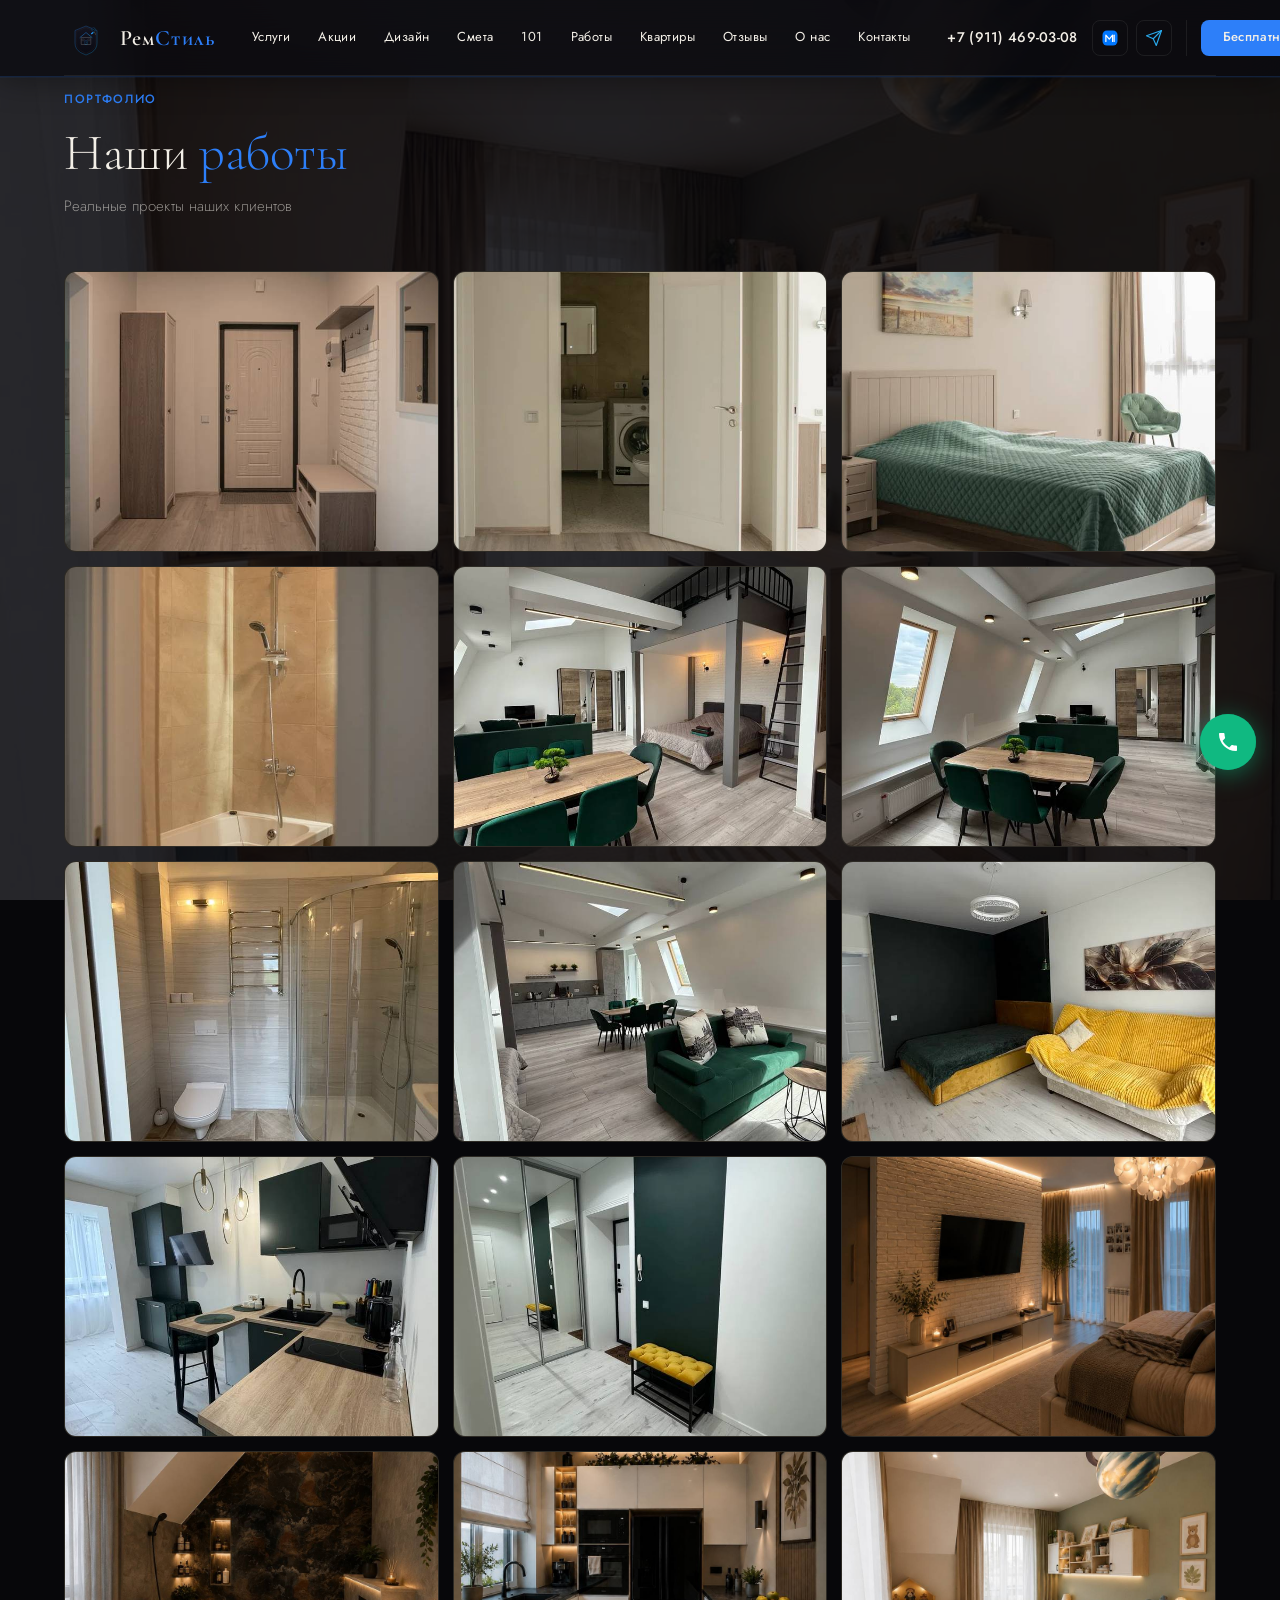
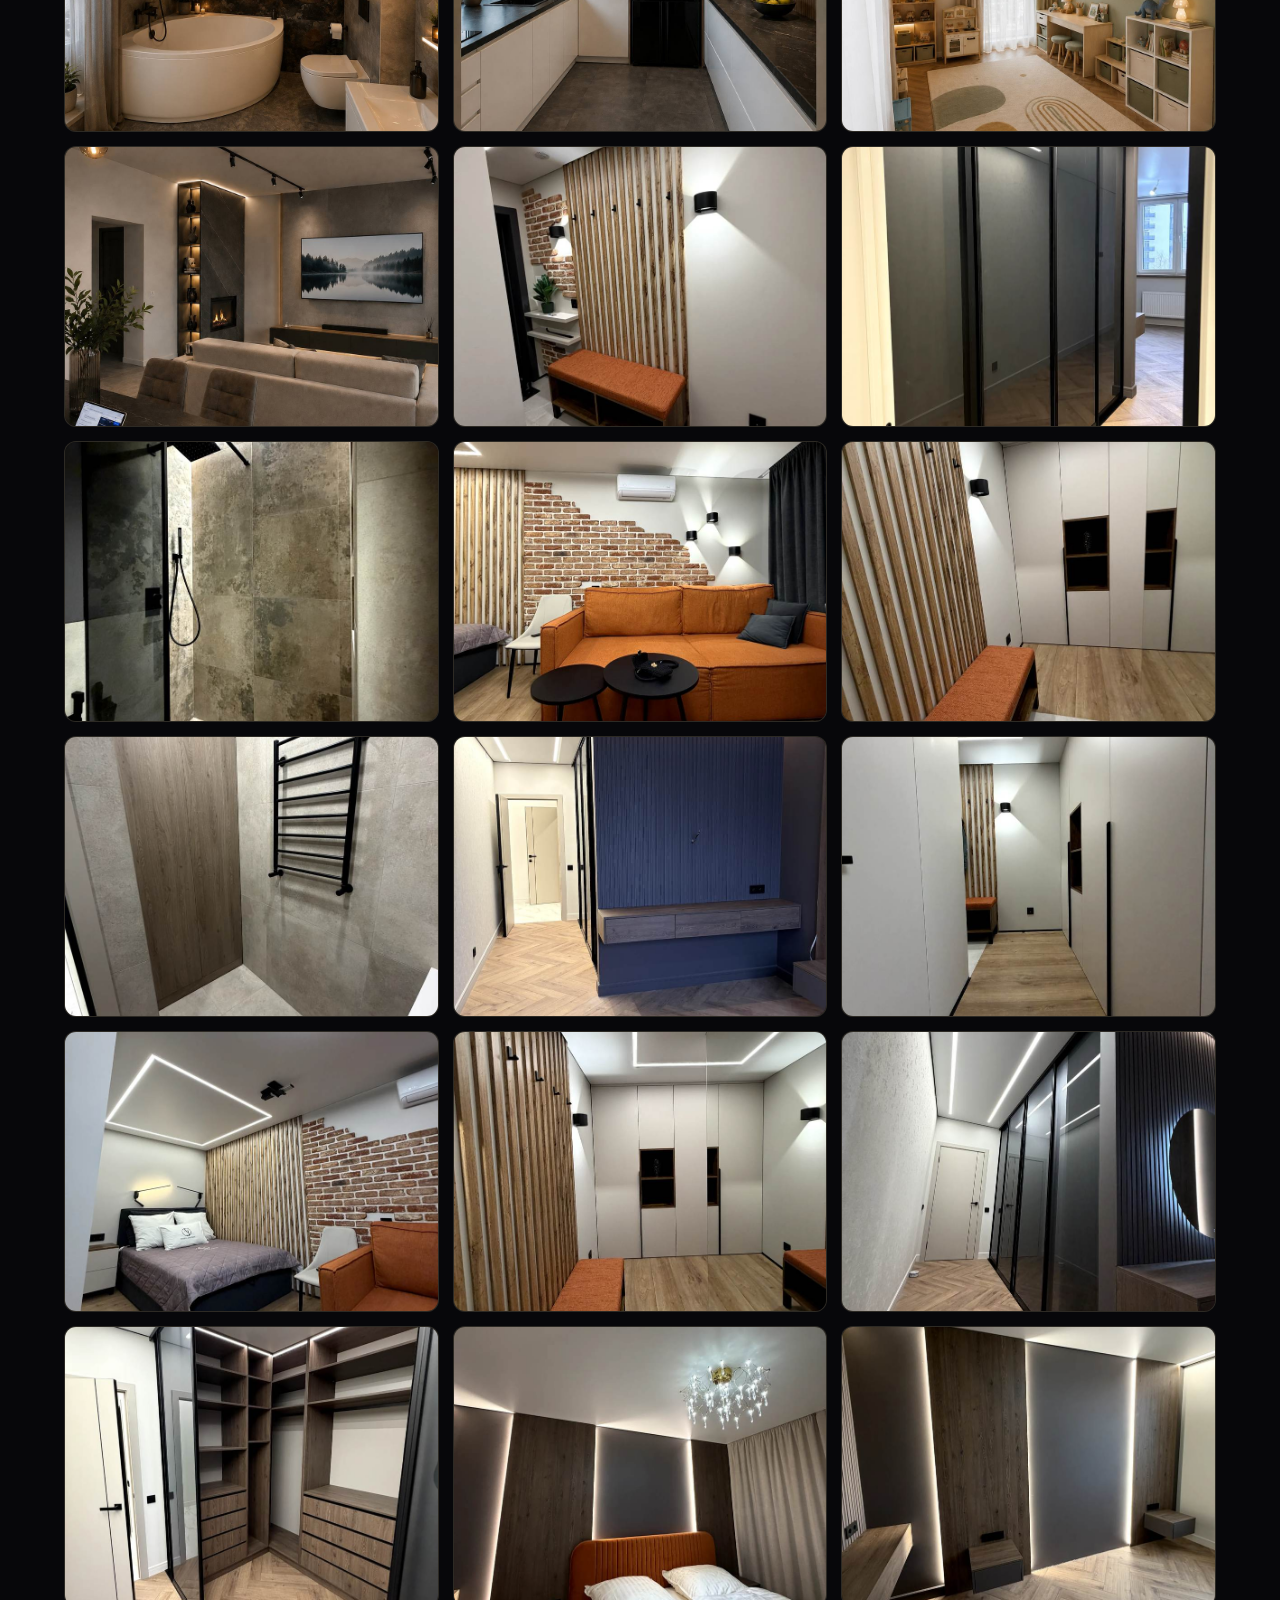
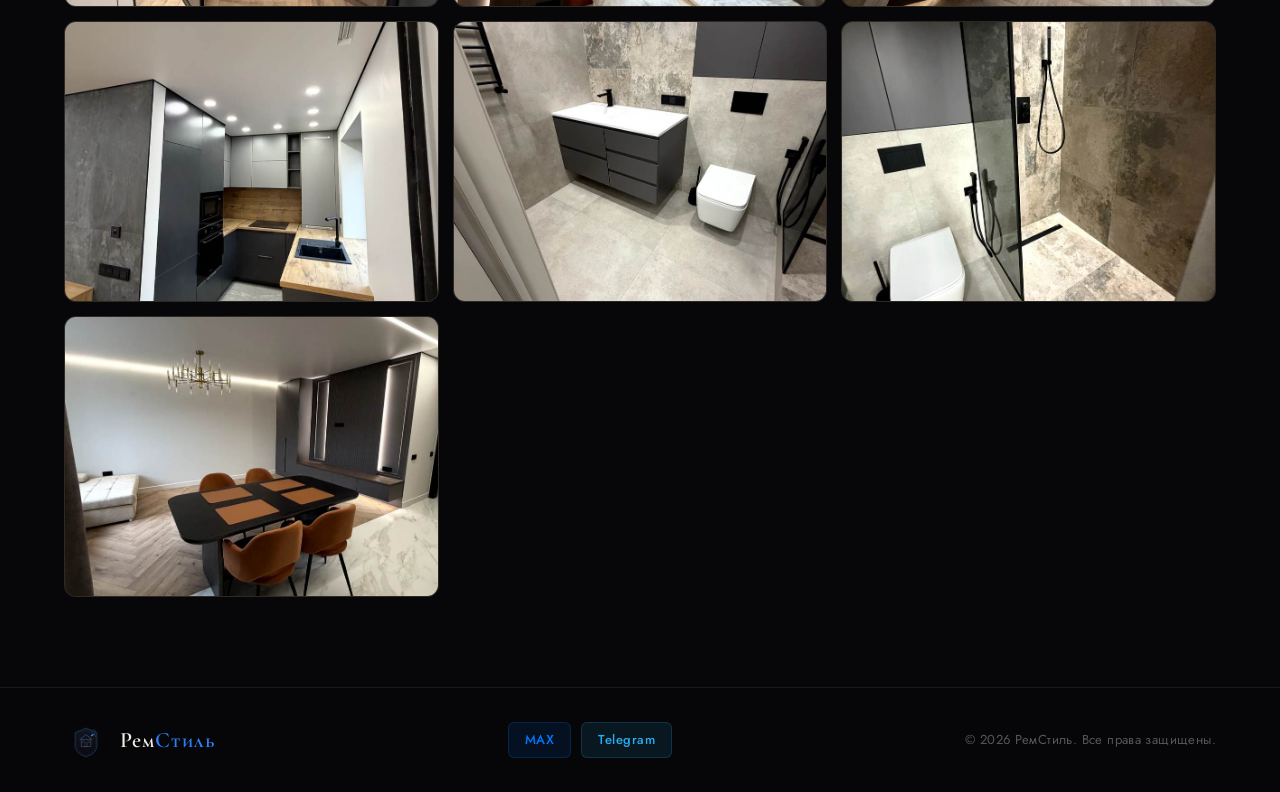
<file: portfolio.html>
<!DOCTYPE html>
<html lang="ru">
<head>
<meta charset="UTF-8">
<meta name="viewport" content="width=device-width, initial-scale=1.0, maximum-scale=1.0, minimum-scale=1.0, user-scalable=no">
<title>Наши работы — РемСтиль</title>
<link rel="preconnect" href="https://fonts.googleapis.com">
<link href="https://fonts.googleapis.com/css2?family=Fraunces:ital,opsz,wght@0,9..144,300;0,9..144,400;0,9..144,500;0,9..144,600;1,9..144,400;1,9..144,500&family=Cormorant+Garamond:wght@300;400;500;600&family=Jost:wght@300;400;500;600&display=swap" rel="stylesheet">
<link rel="stylesheet" href="style.css">
</head>
<body class="preloading">
<div id="site-preloader">
  <div class="preloader-content">
    <svg class="preloader-mark" viewBox="80 60 440 320" fill="none">
      <path d="M300,100 L410,145 L410,270 Q410,330 355,365 L300,390 L245,365 Q190,330 190,270 L190,145 Z" stroke-width="6"/>
    </svg>
    <div class="preloader-logo">Рем<em>Стиль</em></div>
    <div class="preloader-line"><span></span></div>
    <div class="preloader-tag">Ремонт квартир в Калининграде</div>
  </div>
</div>
<script>
(function(){
  var pl = document.getElementById('site-preloader');
  var shown = Date.now();
  function hide(){
    var elapsed = Date.now()-shown;
    var wait = Math.max(0, 500-elapsed);
    setTimeout(function(){
      pl.classList.add('pl-hide');
      document.body.classList.remove('preloading');
    }, wait);
  }
  if(document.readyState==='complete'){ hide(); }
  else { window.addEventListener('load', hide); }
})();
</script>
<!-- HEADER -->
<header>
  <div class="header-inner">
    <a href="/" class="logo" id="site-logo">
      <span class="logo-text">Рем<em>Стиль</em></span>
    </a>
    <nav>
      <a href="services.html">Услуги</a>
      <a href="promotions.html">Акции</a>
      <a href="design.html">Дизайн</a>
      <a href="smeta.html">Смета</a>
      <a href="app101.html">101</a>
      <a href="portfolio.html">Работы</a>
      <a href="apartments.html">Квартиры</a>
      <a href="reviews.html">Отзывы</a>
      <a href="about.html">О нас</a>
      <a href="contacts.html">Контакты</a>
    </nav>
    <div class="header-cta">
      <a href="tel:+79114690308" class="header-phone">+7 (911) 469-03-08</a>
      <div class="header-msg-group">
        <a href="https://max.ru/u/f9LHodD0cOIwo2M00vkMfzaQwhqzdDRSYrMuNYeVL43EmGE3RPhaWhf13iQ" target="_blank" class="header-messenger" title="MAX">
          <svg width="18" height="18" viewBox="0 0 24 24" fill="none"><rect x="2" y="2" width="20" height="20" rx="6" fill="#0077FF"/><path d="M6.5 16.5V8.2L11 13.6L15.5 8.2V16.5" stroke="#fff" stroke-width="1.6" stroke-linecap="round" stroke-linejoin="round"/><path d="M17.5 8.2V16.5" stroke="#fff" stroke-width="1.6" stroke-linecap="round"/></svg>
        </a>
        <a href="https://t.me/RemStyle39" target="_blank" class="header-messenger" title="Telegram">
          <svg width="18" height="18" viewBox="0 0 24 24" fill="none"><path d="M22 2L11 13" stroke="#2aabee" stroke-width="1.5" stroke-linecap="round" stroke-linejoin="round"/><path d="M22 2L15 22L11 13L2 9L22 2Z" stroke="#2aabee" stroke-width="1.5" stroke-linecap="round" stroke-linejoin="round"/></svg>
        </a>
      </div>
      <a href="contacts.html" class="btn-header">Бесплатный замер</a>
      <button class="burger" id="burger-btn" onclick="toggleMobileMenu()" aria-label="Меню"><span></span><span></span><span></span></button>
    </div>
  </div>
</header>

<div class="mobile-menu" id="mobile-menu">
  <a href="tel:+79114690308" class="mobile-phone">+7 (911) 469-03-08</a>
  <a href="services.html" onclick="closeMobileMenu()">Услуги</a>
  <a href="promotions.html" onclick="closeMobileMenu()">Акции</a>
  <a href="design.html" onclick="closeMobileMenu()">Дизайн</a>
  <a href="smeta.html" onclick="closeMobileMenu()">Рассчитать стоимость</a>
  <a href="app101.html" onclick="closeMobileMenu()">101</a>
  <a href="portfolio.html" onclick="closeMobileMenu()">Работы</a>
  <a href="apartments.html" onclick="closeMobileMenu()">Квартиры в управлении</a>
  <a href="reviews.html" onclick="closeMobileMenu()">Отзывы</a>
  <a href="about.html" onclick="closeMobileMenu()">О компании</a>
  <a href="contacts.html" onclick="closeMobileMenu()">Контакты</a>
  <div style="margin-top:24px;padding-top:20px;border-top:1px solid var(--border,rgba(255,255,255,0.08));">
    <div style="font-size:12px;color:var(--w30,rgba(255,255,255,0.3));letter-spacing:0.08em;text-transform:uppercase;margin-bottom:14px;">Написать нам</div>
    <div style="display:flex;gap:12px;">
      <a href="https://max.ru/u/f9LHodD0cOIwo2M00vkMfzaQwhqzdDRSYrMuNYeVL43EmGE3RPhaWhf13iQ" target="_blank" style="flex:1;display:flex;align-items:center;justify-content:center;gap:10px;padding:14px;background:rgba(0,119,255,0.1);border:1px solid rgba(0,119,255,0.25);border-radius:12px;text-decoration:none;color:#fff;font-size:15px;font-weight:500;">
        <svg width="22" height="22" viewBox="0 0 24 24" fill="none"><rect x="2" y="2" width="20" height="20" rx="6" fill="#0077FF"/><path d="M6.5 16.5V8.2L11 13.6L15.5 8.2V16.5" stroke="#fff" stroke-width="1.6" stroke-linecap="round" stroke-linejoin="round"/><path d="M17.5 8.2V16.5" stroke="#fff" stroke-width="1.6" stroke-linecap="round"/></svg>
        MAX
      </a>
      <a href="https://t.me/RemStyle39" target="_blank" style="flex:1;display:flex;align-items:center;justify-content:center;gap:10px;padding:14px;background:rgba(42,171,238,0.1);border:1px solid rgba(42,171,238,0.25);border-radius:12px;text-decoration:none;color:#fff;font-size:15px;font-weight:500;">
        <svg width="22" height="22" viewBox="0 0 24 24" fill="none"><circle cx="12" cy="12" r="10" fill="#2aabee"/><path d="M8 12l2.5 2.5L16 9" stroke="#fff" stroke-width="1.8" stroke-linecap="round" stroke-linejoin="round"/></svg>
        Telegram
      </a>
    </div>
  </div>
</div>

<!-- ADMIN BTN -->
<!-- FLOAT CALL -->
<button id="float-call-btn" onclick="openCallback()" aria-label="Заказать звонок">
  <svg width="24" height="24" viewBox="0 0 24 24" fill="none" xmlns="http://www.w3.org/2000/svg">
    <path d="M6.62 10.79c1.44 2.83 3.76 5.14 6.59 6.59l2.2-2.2c.27-.27.67-.36 1.02-.24 1.12.37 2.33.57 3.57.57.55 0 1 .45 1 1V20c0 .55-.45 1-1 1-9.39 0-17-7.61-17-17 0-.55.45-1 1-1h3.5c.55 0 1 .45 1 1 0 1.25.2 2.45.57 3.57.11.35.03.74-.25 1.02l-2.2 2.2z" fill="white"/>
  </svg>
</button>
<div id="float-call-label">Перезвоним за 28 сек</div>

<!-- CALLBACK WIDGET -->
<div id="callback-overlay">
  <div id="callback-box">
    <button id="callback-close" onclick="closeCallback()">✕</button>

    <div id="cb-step-form">
      <div class="cb-phone-icon">📞</div>
      <h3>Перезвоним за 28 секунд</h3>
      <p class="cb-sub">Введите номер — менеджер Мария свяжется с вами прямо сейчас</p>
      <div class="cb-timer-row">
        <span class="cb-timer-badge">28</span>
        <span class="cb-timer-label">секунд до звонка</span>
      </div>
      <input type="tel" id="cb-phone-input" placeholder="+7 (___) ___-__-__" maxlength="18">
      <button id="cb-submit-btn" onclick="submitCallback()">Жду звонка через 28 сек 📞</button>
      <div class="consent-row" style="justify-content:center;margin-top:8px;">
        <input type="checkbox" id="cb-consent" checked>
        <label for="cb-consent" style="font-size:12px;">Соглашаюсь на <a href="/privacy.html" target="_blank" style="color:var(--w50);">обработку персональных данных</a></label>
      </div>
      <p class="cb-guarantee">Работаем Пн–Сб 9:00–20:00 · Звонок бесплатный</p>
    </div>

    <div id="cb-step-timer">
      <div class="cb-phone-icon" style="animation:callring 1.8s ease-out infinite;background:rgba(16,185,129,0.2);">📞</div>
      <h3>Соединяем...</h3>
      <div class="cb-countdown" id="cb-countdown">28</div>
      <div class="cb-countdown-label">секунд до звонка от Марии</div>
      <div class="cb-progress-bar"><div class="cb-progress-fill" id="cb-progress" style="width:100%"></div></div>
      <p class="cb-sub">Не кладите трубку — звонок уже идёт</p>
    </div>

    <div id="cb-step-success">
      <div style="font-size:52px;margin-bottom:14px;">✅</div>
      <h3>Спасибо!</h3>
      <p class="cb-sub" style="margin-bottom:20px;">Заявка на звонок принята.<br>Мария свяжется с вами в ближайшее время.</p>
      <a href="tel:+79114690308" style="color:var(--blue2);font-size:15px;text-decoration:none;display:block;margin-bottom:20px;">+7 (911) 469-03-08</a>
      <button onclick="closeCallback()" style="background:var(--bg3);border:1px solid var(--border);color:var(--w50);padding:9px 24px;border-radius:8px;cursor:pointer;font-family:var(--sans);font-size:13px;">Закрыть</button>
    </div>
  </div>
</div>

<button id="scroll-top-btn" onclick="window.scrollTo({top:0,behavior:'smooth'})" title="Наверх">↑</button>
<div id="toast"></div>
<section id="portfolio">
  <div class="section-bg" data-himg="IMG5" style="background-image:url('')"></div>
  <div class="section-bg-overlay" style="background:rgba(5,5,10,0.85);"></div>
  <div class="container">
    <div class="section-eyebrow">Портфолио</div>
    <div class="section-title">Наши <em>работы</em></div>
    <div class="section-sub">Реальные проекты наших клиентов</div>
    <div class="portfolio-grid" id="site-portfolio"></div>
  </div>
</section>

<!-- MANAGEMENT (Квартиры в управлении) -->
<!-- FOOTER -->
<footer>
  <div class="footer-inner">
    <a href="/" class="logo"><span class="logo-text">Рем<em>Стиль</em></span></a>
    <div class="footer-socials">
      <a href="https://max.ru/u/f9LHodD0cOIwo2M00vkMfzaQwhqzdDRSYrMuNYeVL43EmGE3RPhaWhf13iQ" target="_blank" class="social-btn social-max">MAX</a>
      <a href="https://t.me/RemStyle39" target="_blank" class="social-btn social-tg">Telegram</a>
    </div>
    <span class="footer-copy">© 2026 РемСтиль. Все права защищены.</span>
  </div>
</footer>

<!-- SUCCESS POPUP -->
<div id="success-overlay" style="display:none;position:fixed;inset:0;background:rgba(0,0,0,0.8);z-index:9001;align-items:center;justify-content:center;backdrop-filter:blur(6px);">
  <div style="background:var(--bg2);border:1px solid var(--border);border-radius:20px;padding:40px;max-width:400px;width:90%;position:relative;text-align:center;box-shadow:0 30px 80px rgba(0,0,0,0.6);">
    <div style="position:absolute;top:0;left:0;right:0;height:1px;background:linear-gradient(90deg,transparent,#10b981,#6ee7b7,#10b981,transparent);"></div>
    <div style="font-size:52px;margin-bottom:14px;">✅</div>
    <div style="font-family:var(--serif);font-size:26px;color:var(--white);margin-bottom:10px;">Заявка принята!</div>
    <div style="font-size:14px;color:var(--w50);line-height:1.7;margin-bottom:22px;">Наш менеджер <strong style="color:var(--white)">Мария</strong> свяжется с вами<br>в течение 15 минут.</div>
    <a href="tel:+79114690308" style="color:var(--blue2);font-size:15px;text-decoration:none;display:block;margin-bottom:20px;">+7 (911) 469-03-08</a>
    <button onclick="document.getElementById('success-overlay').style.display='none'" style="background:var(--bg3);border:1px solid var(--border);color:var(--w50);padding:9px 24px;border-radius:8px;cursor:pointer;font-family:var(--sans);font-size:13px;">Закрыть</button>
  </div>
</div>

<!-- POPUP -->
<div id="popup-overlay">
  <div id="popup-box">
    <button id="popup-close" onclick="closePopup()">✕</button>
    <div class="popup-gift">✦</div>
    <h3 id="popup-title">Подождите! У нас подарок</h3>
    <p id="popup-desc">Оставьте номер телефона прямо сейчас и получите <strong style="color:var(--gold)">скидку 15%</strong> на первый заказ + бесплатную уборку после ремонта!</p>
    <input type="tel" id="popup-phone" placeholder="+7 (___) ___-__-__">
    <button id="popup-submit" onclick="submitPopup()">Получить скидку 15%</button>
    <div class="consent-row" style="justify-content:center;">
      <input type="checkbox" id="popup-consent" checked>
      <label for="popup-consent" style="font-size:12px;">Соглашаюсь на <a href="/privacy.html" target="_blank">обработку персональных данных</a></label>
    </div>
    <div class="popup-note">Менеджер Мария перезвонит в течение 15 минут</div>
  </div>
</div>

<script src="script.js"></script>
</body>
</html>
</file>
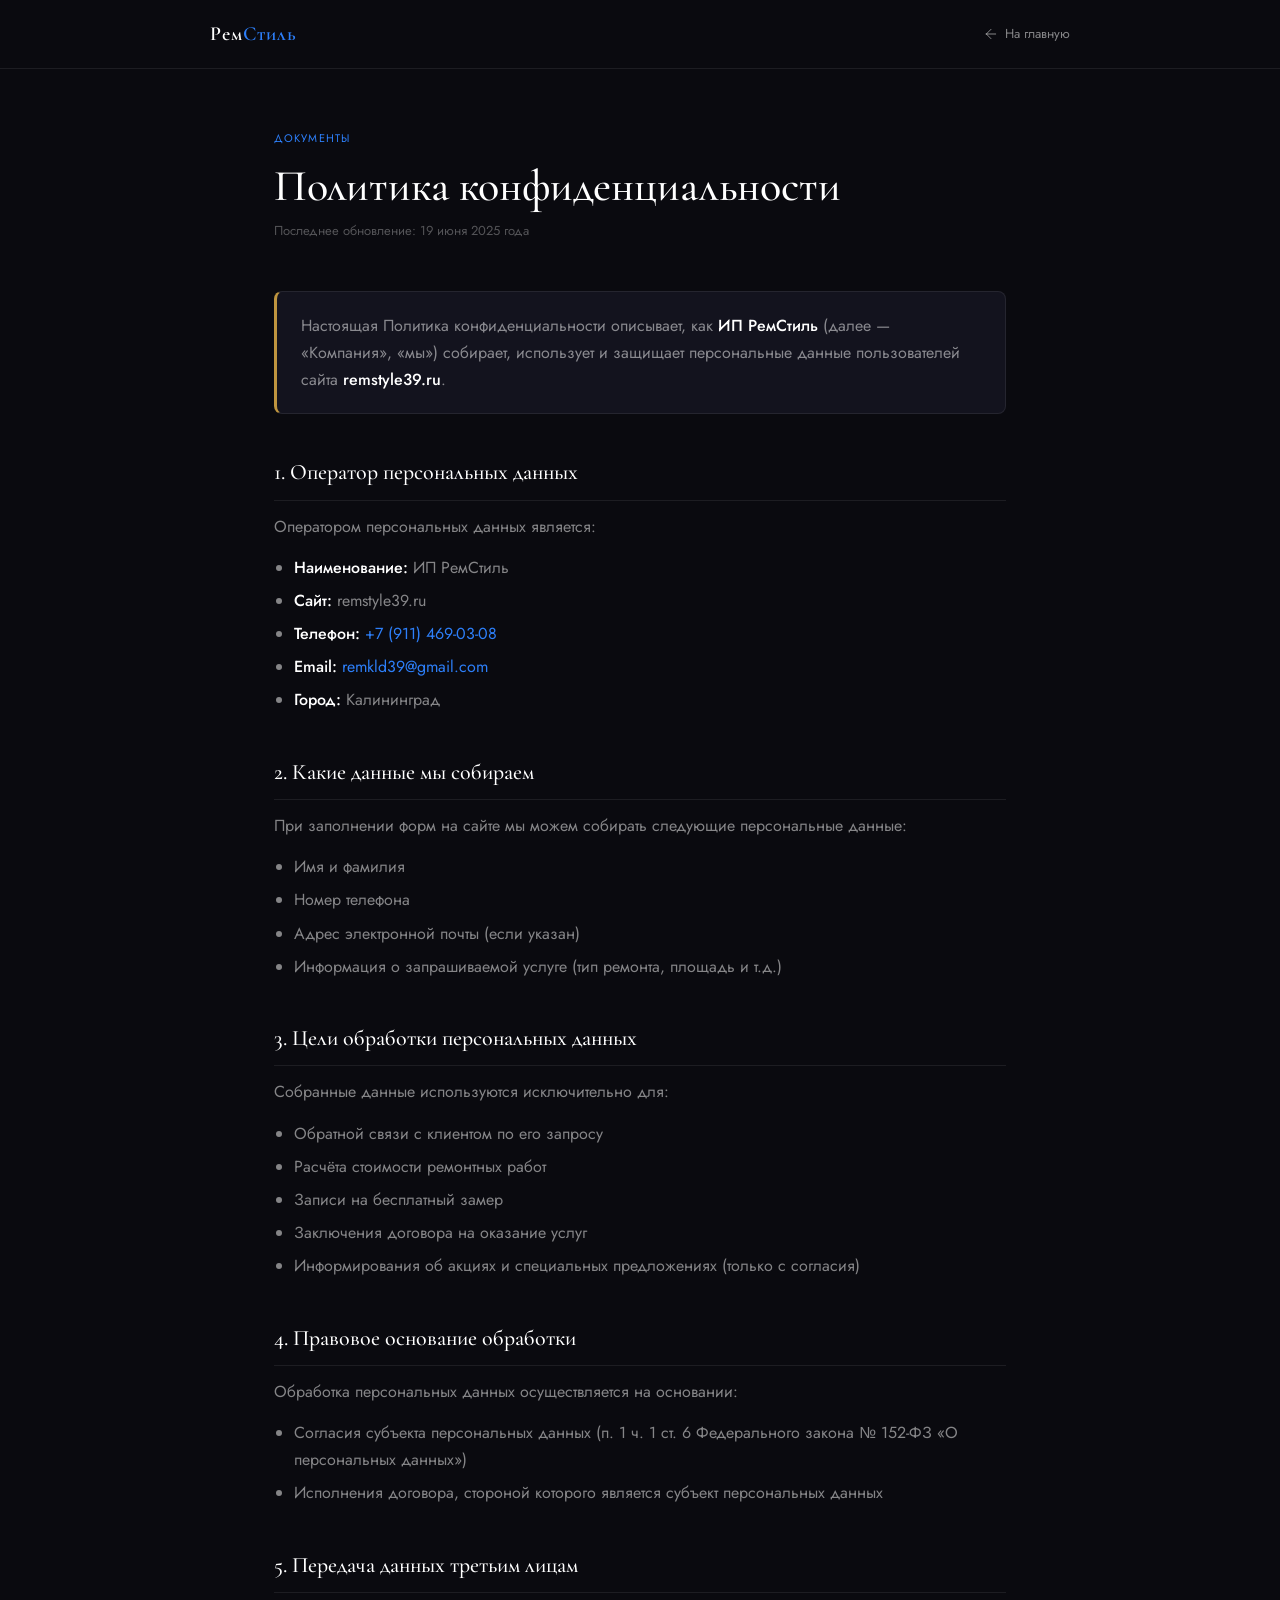
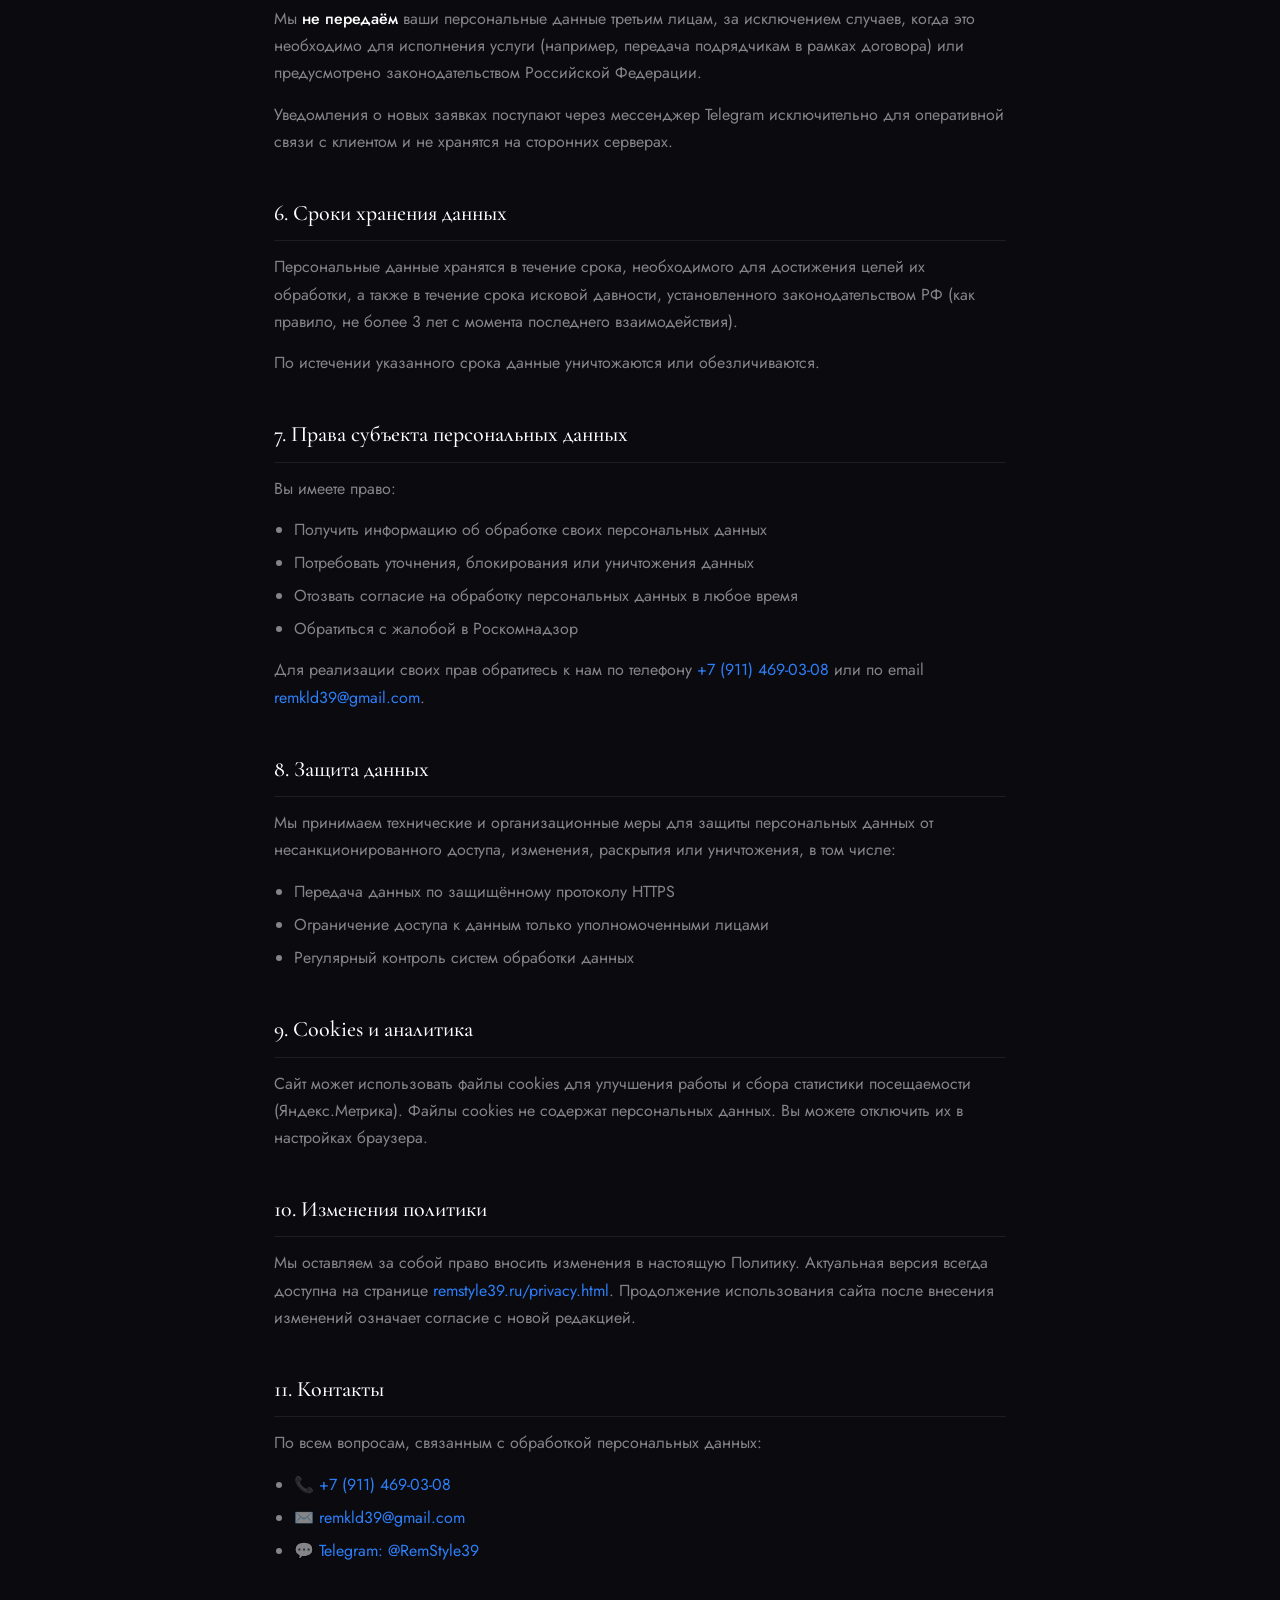
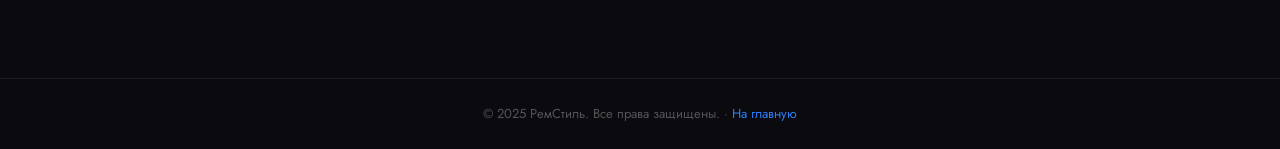
<file: privacy.html>
<!DOCTYPE html>
<html lang="ru">
<head>
<meta charset="UTF-8">
<meta name="viewport" content="width=device-width, initial-scale=1.0">
<title>Политика конфиденциальности — РемСтиль</title>
<link rel="preconnect" href="https://fonts.googleapis.com">
<link href="https://fonts.googleapis.com/css2?family=Cormorant+Garamond:wght@300;400;500;600&family=Jost:wght@300;400;500;600&display=swap" rel="stylesheet">
<style>
  :root{
    --bg:#0A0A0F;--bg2:#0F0F18;--bg3:#13131E;
    --white:#FFFFFF;--w50:rgba(255,255,255,0.5);--w30:rgba(255,255,255,0.3);
    --blue:#2D7FF9;--gold:#BF953F;
    --border:rgba(255,255,255,0.08);
    --serif:'Cormorant Garamond',serif;--sans:'Jost',sans-serif;
  }
  *{box-sizing:border-box;margin:0;padding:0;}
  body{background:var(--bg);color:var(--white);font-family:var(--sans);font-size:16px;line-height:1.7;}
  header{background:var(--bg);border-bottom:1px solid var(--border);padding:0 5%;position:sticky;top:0;z-index:100;}
  .header-inner{max-width:860px;margin:0 auto;height:68px;display:flex;align-items:center;justify-content:space-between;}
  .logo{display:flex;align-items:center;gap:10px;text-decoration:none;}
  .logo-text{font-family:var(--serif);font-size:20px;font-weight:600;color:var(--white);letter-spacing:0.05em;}
  .logo-text em{color:var(--blue);font-style:normal;}
  .back-btn{color:var(--w50);text-decoration:none;font-size:13px;display:flex;align-items:center;gap:6px;transition:color 0.2s;}
  .back-btn:hover{color:var(--white);}
  .back-btn svg{flex-shrink:0;}
  main{max-width:860px;margin:0 auto;padding:60px 5% 100px;}
  .page-eyebrow{font-size:11px;letter-spacing:0.1em;color:var(--blue);text-transform:uppercase;margin-bottom:12px;}
  h1{font-family:var(--serif);font-size:clamp(28px,5vw,44px);font-weight:500;margin-bottom:8px;line-height:1.2;}
  .page-date{font-size:13px;color:var(--w30);margin-bottom:48px;}
  h2{font-family:var(--serif);font-size:22px;font-weight:500;color:var(--white);margin:40px 0 12px;padding-bottom:8px;border-bottom:1px solid var(--border);}
  p{color:var(--w50);margin-bottom:14px;}
  ul{color:var(--w50);padding-left:20px;margin-bottom:14px;}
  ul li{margin-bottom:6px;}
  a{color:var(--blue);text-decoration:none;}
  a:hover{text-decoration:underline;}
  strong{color:var(--white);font-weight:500;}
  .highlight-box{background:var(--bg3);border:1px solid var(--border);border-left:3px solid var(--gold);border-radius:8px;padding:20px 24px;margin:24px 0;}
  .highlight-box p{margin:0;color:var(--w50);}
  footer{border-top:1px solid var(--border);padding:24px 5%;text-align:center;}
  footer p{font-size:13px;color:var(--w30);margin:0;}
</style>
</head>
<body>

<header>
  <div class="header-inner">
    <a href="/" class="logo">
      <span class="logo-text">Рем<em>Стиль</em></span>
    </a>
    <a href="/" class="back-btn">
      <svg width="16" height="16" viewBox="0 0 24 24" fill="none"><path d="M19 12H5M5 12L12 19M5 12L12 5" stroke="currentColor" stroke-width="1.5" stroke-linecap="round" stroke-linejoin="round"/></svg>
      На главную
    </a>
  </div>
</header>

<main>
  <div class="page-eyebrow">Документы</div>
  <h1>Политика конфиденциальности</h1>
  <div class="page-date">Последнее обновление: 19 июня 2025 года</div>

  <div class="highlight-box">
    <p>Настоящая Политика конфиденциальности описывает, как <strong>ИП РемСтиль</strong> (далее — «Компания», «мы») собирает, использует и защищает персональные данные пользователей сайта <strong>remstyle39.ru</strong>.</p>
  </div>

  <h2>1. Оператор персональных данных</h2>
  <p>Оператором персональных данных является:</p>
  <ul>
    <li><strong>Наименование:</strong> ИП РемСтиль</li>
    <li><strong>Сайт:</strong> remstyle39.ru</li>
    <li><strong>Телефон:</strong> <a href="tel:+79114690308">+7 (911) 469-03-08</a></li>
    <li><strong>Email:</strong> <a href="mailto:remkld39@gmail.com">remkld39@gmail.com</a></li>
    <li><strong>Город:</strong> Калининград</li>
  </ul>

  <h2>2. Какие данные мы собираем</h2>
  <p>При заполнении форм на сайте мы можем собирать следующие персональные данные:</p>
  <ul>
    <li>Имя и фамилия</li>
    <li>Номер телефона</li>
    <li>Адрес электронной почты (если указан)</li>
    <li>Информация о запрашиваемой услуге (тип ремонта, площадь и т.д.)</li>
  </ul>

  <h2>3. Цели обработки персональных данных</h2>
  <p>Собранные данные используются исключительно для:</p>
  <ul>
    <li>Обратной связи с клиентом по его запросу</li>
    <li>Расчёта стоимости ремонтных работ</li>
    <li>Записи на бесплатный замер</li>
    <li>Заключения договора на оказание услуг</li>
    <li>Информирования об акциях и специальных предложениях (только с согласия)</li>
  </ul>

  <h2>4. Правовое основание обработки</h2>
  <p>Обработка персональных данных осуществляется на основании:</p>
  <ul>
    <li>Согласия субъекта персональных данных (п. 1 ч. 1 ст. 6 Федерального закона № 152-ФЗ «О персональных данных»)</li>
    <li>Исполнения договора, стороной которого является субъект персональных данных</li>
  </ul>

  <h2>5. Передача данных третьим лицам</h2>
  <p>Мы <strong>не передаём</strong> ваши персональные данные третьим лицам, за исключением случаев, когда это необходимо для исполнения услуги (например, передача подрядчикам в рамках договора) или предусмотрено законодательством Российской Федерации.</p>
  <p>Уведомления о новых заявках поступают через мессенджер Telegram исключительно для оперативной связи с клиентом и не хранятся на сторонних серверах.</p>

  <h2>6. Сроки хранения данных</h2>
  <p>Персональные данные хранятся в течение срока, необходимого для достижения целей их обработки, а также в течение срока исковой давности, установленного законодательством РФ (как правило, не более 3 лет с момента последнего взаимодействия).</p>
  <p>По истечении указанного срока данные уничтожаются или обезличиваются.</p>

  <h2>7. Права субъекта персональных данных</h2>
  <p>Вы имеете право:</p>
  <ul>
    <li>Получить информацию об обработке своих персональных данных</li>
    <li>Потребовать уточнения, блокирования или уничтожения данных</li>
    <li>Отозвать согласие на обработку персональных данных в любое время</li>
    <li>Обратиться с жалобой в Роскомнадзор</li>
  </ul>
  <p>Для реализации своих прав обратитесь к нам по телефону <a href="tel:+79114690308">+7 (911) 469-03-08</a> или по email <a href="mailto:remkld39@gmail.com">remkld39@gmail.com</a>.</p>

  <h2>8. Защита данных</h2>
  <p>Мы принимаем технические и организационные меры для защиты персональных данных от несанкционированного доступа, изменения, раскрытия или уничтожения, в том числе:</p>
  <ul>
    <li>Передача данных по защищённому протоколу HTTPS</li>
    <li>Ограничение доступа к данным только уполномоченными лицами</li>
    <li>Регулярный контроль систем обработки данных</li>
  </ul>

  <h2>9. Cookies и аналитика</h2>
  <p>Сайт может использовать файлы cookies для улучшения работы и сбора статистики посещаемости (Яндекс.Метрика). Файлы cookies не содержат персональных данных. Вы можете отключить их в настройках браузера.</p>

  <h2>10. Изменения политики</h2>
  <p>Мы оставляем за собой право вносить изменения в настоящую Политику. Актуальная версия всегда доступна на странице <a href="/privacy.html">remstyle39.ru/privacy.html</a>. Продолжение использования сайта после внесения изменений означает согласие с новой редакцией.</p>

  <h2>11. Контакты</h2>
  <p>По всем вопросам, связанным с обработкой персональных данных:</p>
  <ul>
    <li>📞 <a href="tel:+79114690308">+7 (911) 469-03-08</a></li>
    <li>✉️ <a href="mailto:remkld39@gmail.com">remkld39@gmail.com</a></li>
    <li>💬 <a href="https://t.me/RemStyle39" target="_blank">Telegram: @RemStyle39</a></li>
  </ul>
</main>

<footer>
  <p>© 2025 РемСтиль. Все права защищены. · <a href="/">На главную</a></p>
</footer>

</body>
</html>
</file>
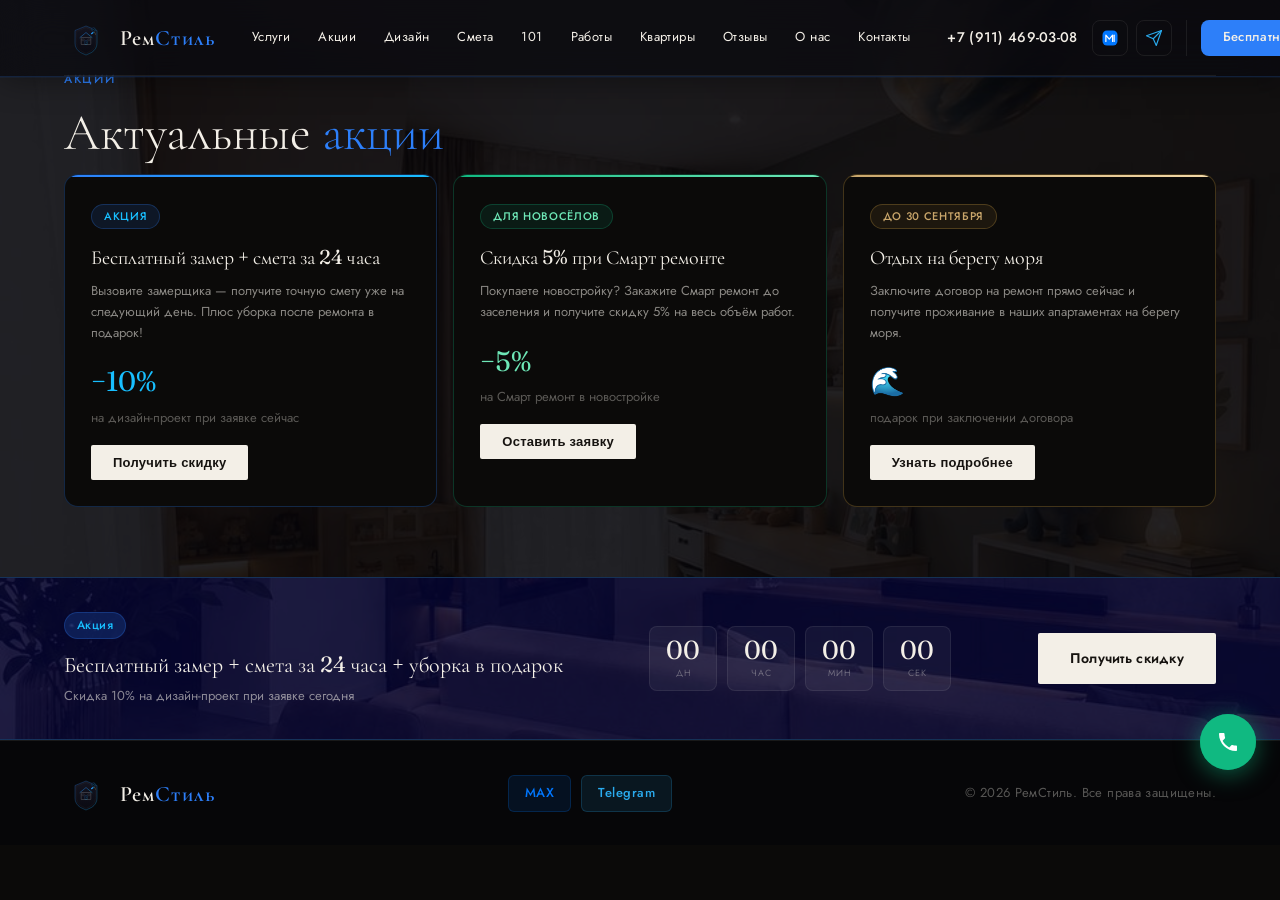
<file: promotions.html>
<!DOCTYPE html>
<html lang="ru">
<head>
<meta charset="UTF-8">
<meta name="viewport" content="width=device-width, initial-scale=1.0, maximum-scale=1.0, minimum-scale=1.0, user-scalable=no">
<title>Акции — РемСтиль</title>
<link rel="preconnect" href="https://fonts.googleapis.com">
<link href="https://fonts.googleapis.com/css2?family=Fraunces:ital,opsz,wght@0,9..144,300;0,9..144,400;0,9..144,500;0,9..144,600;1,9..144,400;1,9..144,500&family=Cormorant+Garamond:wght@300;400;500;600&family=Jost:wght@300;400;500;600&display=swap" rel="stylesheet">
<link rel="stylesheet" href="style.css">
</head>
<body class="preloading">
<div id="site-preloader">
  <div class="preloader-content">
    <svg class="preloader-mark" viewBox="80 60 440 320" fill="none">
      <path d="M300,100 L410,145 L410,270 Q410,330 355,365 L300,390 L245,365 Q190,330 190,270 L190,145 Z" stroke-width="6"/>
    </svg>
    <div class="preloader-logo">Рем<em>Стиль</em></div>
    <div class="preloader-line"><span></span></div>
    <div class="preloader-tag">Ремонт квартир в Калининграде</div>
  </div>
</div>
<script>
(function(){
  var pl = document.getElementById('site-preloader');
  var shown = Date.now();
  function hide(){
    var elapsed = Date.now()-shown;
    var wait = Math.max(0, 500-elapsed);
    setTimeout(function(){
      pl.classList.add('pl-hide');
      document.body.classList.remove('preloading');
    }, wait);
  }
  if(document.readyState==='complete'){ hide(); }
  else { window.addEventListener('load', hide); }
})();
</script>
<!-- HEADER -->
<header>
  <div class="header-inner">
    <a href="/" class="logo" id="site-logo">
      <span class="logo-text">Рем<em>Стиль</em></span>
    </a>
    <nav>
      <a href="services.html">Услуги</a>
      <a href="promotions.html">Акции</a>
      <a href="design.html">Дизайн</a>
      <a href="smeta.html">Смета</a>
      <a href="app101.html">101</a>
      <a href="portfolio.html">Работы</a>
      <a href="apartments.html">Квартиры</a>
      <a href="reviews.html">Отзывы</a>
      <a href="about.html">О нас</a>
      <a href="contacts.html">Контакты</a>
    </nav>
    <div class="header-cta">
      <a href="tel:+79114690308" class="header-phone">+7 (911) 469-03-08</a>
      <div class="header-msg-group">
        <a href="https://max.ru/u/f9LHodD0cOIwo2M00vkMfzaQwhqzdDRSYrMuNYeVL43EmGE3RPhaWhf13iQ" target="_blank" class="header-messenger" title="MAX">
          <svg width="18" height="18" viewBox="0 0 24 24" fill="none"><rect x="2" y="2" width="20" height="20" rx="6" fill="#0077FF"/><path d="M6.5 16.5V8.2L11 13.6L15.5 8.2V16.5" stroke="#fff" stroke-width="1.6" stroke-linecap="round" stroke-linejoin="round"/><path d="M17.5 8.2V16.5" stroke="#fff" stroke-width="1.6" stroke-linecap="round"/></svg>
        </a>
        <a href="https://t.me/RemStyle39" target="_blank" class="header-messenger" title="Telegram">
          <svg width="18" height="18" viewBox="0 0 24 24" fill="none"><path d="M22 2L11 13" stroke="#2aabee" stroke-width="1.5" stroke-linecap="round" stroke-linejoin="round"/><path d="M22 2L15 22L11 13L2 9L22 2Z" stroke="#2aabee" stroke-width="1.5" stroke-linecap="round" stroke-linejoin="round"/></svg>
        </a>
      </div>
      <a href="contacts.html" class="btn-header">Бесплатный замер</a>
      <button class="burger" id="burger-btn" onclick="toggleMobileMenu()" aria-label="Меню"><span></span><span></span><span></span></button>
    </div>
  </div>
</header>

<div class="mobile-menu" id="mobile-menu">
  <a href="tel:+79114690308" class="mobile-phone">+7 (911) 469-03-08</a>
  <a href="services.html" onclick="closeMobileMenu()">Услуги</a>
  <a href="promotions.html" onclick="closeMobileMenu()">Акции</a>
  <a href="design.html" onclick="closeMobileMenu()">Дизайн</a>
  <a href="smeta.html" onclick="closeMobileMenu()">Рассчитать стоимость</a>
  <a href="app101.html" onclick="closeMobileMenu()">101</a>
  <a href="portfolio.html" onclick="closeMobileMenu()">Работы</a>
  <a href="apartments.html" onclick="closeMobileMenu()">Квартиры в управлении</a>
  <a href="reviews.html" onclick="closeMobileMenu()">Отзывы</a>
  <a href="about.html" onclick="closeMobileMenu()">О компании</a>
  <a href="contacts.html" onclick="closeMobileMenu()">Контакты</a>
  <div style="margin-top:24px;padding-top:20px;border-top:1px solid var(--border,rgba(255,255,255,0.08));">
    <div style="font-size:12px;color:var(--w30,rgba(255,255,255,0.3));letter-spacing:0.08em;text-transform:uppercase;margin-bottom:14px;">Написать нам</div>
    <div style="display:flex;gap:12px;">
      <a href="https://max.ru/u/f9LHodD0cOIwo2M00vkMfzaQwhqzdDRSYrMuNYeVL43EmGE3RPhaWhf13iQ" target="_blank" style="flex:1;display:flex;align-items:center;justify-content:center;gap:10px;padding:14px;background:rgba(0,119,255,0.1);border:1px solid rgba(0,119,255,0.25);border-radius:12px;text-decoration:none;color:#fff;font-size:15px;font-weight:500;">
        <svg width="22" height="22" viewBox="0 0 24 24" fill="none"><rect x="2" y="2" width="20" height="20" rx="6" fill="#0077FF"/><path d="M6.5 16.5V8.2L11 13.6L15.5 8.2V16.5" stroke="#fff" stroke-width="1.6" stroke-linecap="round" stroke-linejoin="round"/><path d="M17.5 8.2V16.5" stroke="#fff" stroke-width="1.6" stroke-linecap="round"/></svg>
        MAX
      </a>
      <a href="https://t.me/RemStyle39" target="_blank" style="flex:1;display:flex;align-items:center;justify-content:center;gap:10px;padding:14px;background:rgba(42,171,238,0.1);border:1px solid rgba(42,171,238,0.25);border-radius:12px;text-decoration:none;color:#fff;font-size:15px;font-weight:500;">
        <svg width="22" height="22" viewBox="0 0 24 24" fill="none"><circle cx="12" cy="12" r="10" fill="#2aabee"/><path d="M8 12l2.5 2.5L16 9" stroke="#fff" stroke-width="1.8" stroke-linecap="round" stroke-linejoin="round"/></svg>
        Telegram
      </a>
    </div>
  </div>
</div>

<!-- ADMIN BTN -->
<!-- FLOAT CALL -->
<button id="float-call-btn" onclick="openCallback()" aria-label="Заказать звонок">
  <svg width="24" height="24" viewBox="0 0 24 24" fill="none" xmlns="http://www.w3.org/2000/svg">
    <path d="M6.62 10.79c1.44 2.83 3.76 5.14 6.59 6.59l2.2-2.2c.27-.27.67-.36 1.02-.24 1.12.37 2.33.57 3.57.57.55 0 1 .45 1 1V20c0 .55-.45 1-1 1-9.39 0-17-7.61-17-17 0-.55.45-1 1-1h3.5c.55 0 1 .45 1 1 0 1.25.2 2.45.57 3.57.11.35.03.74-.25 1.02l-2.2 2.2z" fill="white"/>
  </svg>
</button>
<div id="float-call-label">Перезвоним за 28 сек</div>

<!-- CALLBACK WIDGET -->
<div id="callback-overlay">
  <div id="callback-box">
    <button id="callback-close" onclick="closeCallback()">✕</button>

    <div id="cb-step-form">
      <div class="cb-phone-icon">📞</div>
      <h3>Перезвоним за 28 секунд</h3>
      <p class="cb-sub">Введите номер — менеджер Мария свяжется с вами прямо сейчас</p>
      <div class="cb-timer-row">
        <span class="cb-timer-badge">28</span>
        <span class="cb-timer-label">секунд до звонка</span>
      </div>
      <input type="tel" id="cb-phone-input" placeholder="+7 (___) ___-__-__" maxlength="18">
      <button id="cb-submit-btn" onclick="submitCallback()">Жду звонка через 28 сек 📞</button>
      <div class="consent-row" style="justify-content:center;margin-top:8px;">
        <input type="checkbox" id="cb-consent" checked>
        <label for="cb-consent" style="font-size:12px;">Соглашаюсь на <a href="/privacy.html" target="_blank" style="color:var(--w50);">обработку персональных данных</a></label>
      </div>
      <p class="cb-guarantee">Работаем Пн–Сб 9:00–20:00 · Звонок бесплатный</p>
    </div>

    <div id="cb-step-timer">
      <div class="cb-phone-icon" style="animation:callring 1.8s ease-out infinite;background:rgba(16,185,129,0.2);">📞</div>
      <h3>Соединяем...</h3>
      <div class="cb-countdown" id="cb-countdown">28</div>
      <div class="cb-countdown-label">секунд до звонка от Марии</div>
      <div class="cb-progress-bar"><div class="cb-progress-fill" id="cb-progress" style="width:100%"></div></div>
      <p class="cb-sub">Не кладите трубку — звонок уже идёт</p>
    </div>

    <div id="cb-step-success">
      <div style="font-size:52px;margin-bottom:14px;">✅</div>
      <h3>Спасибо!</h3>
      <p class="cb-sub" style="margin-bottom:20px;">Заявка на звонок принята.<br>Мария свяжется с вами в ближайшее время.</p>
      <a href="tel:+79114690308" style="color:var(--blue2);font-size:15px;text-decoration:none;display:block;margin-bottom:20px;">+7 (911) 469-03-08</a>
      <button onclick="closeCallback()" style="background:var(--bg3);border:1px solid var(--border);color:var(--w50);padding:9px 24px;border-radius:8px;cursor:pointer;font-family:var(--sans);font-size:13px;">Закрыть</button>
    </div>
  </div>
</div>

<button id="scroll-top-btn" onclick="window.scrollTo({top:0,behavior:'smooth'})" title="Наверх">↑</button>
<div id="toast"></div>
<section id="aktsii" style="background:var(--bg2);padding:70px 5%;scroll-margin-top:80px;position:relative;overflow:hidden;">
  <div data-himg="IMG5" style="position:absolute;inset:0;background-image:url('');background-size:cover;background-position:center;background-attachment:fixed;z-index:0;"></div>
  <div style="position:absolute;inset:0;background:rgba(5,5,10,0.88);z-index:1;"></div>
  <div class="container" style="position:relative;z-index:2;">
    <div class="section-eyebrow">Акции</div>
    <div class="section-title">Актуальные <em>акции</em></div>
    <div style="display:grid;grid-template-columns:repeat(auto-fill,minmax(280px,1fr));gap:16px;" id="promos-grid">
      <div class="promo-card-item" style="background:var(--bg);border:1px solid var(--blue-border);border-radius:14px;padding:26px;position:relative;overflow:hidden;">
        <div style="position:absolute;top:0;left:0;right:0;height:2px;background:linear-gradient(90deg,var(--blue),var(--blue2));"></div>
        <div style="background:var(--blue-dim);border:1px solid var(--blue-border);color:var(--blue2);padding:3px 12px;border-radius:20px;font-size:11px;font-weight:500;letter-spacing:0.06em;display:inline-block;margin-bottom:12px;">АКЦИЯ</div>
        <div style="font-family:var(--serif);font-size:20px;color:var(--white);margin-bottom:8px;">Бесплатный замер + смета за 24 часа</div>
        <div style="font-size:13px;color:var(--w50);line-height:1.6;margin-bottom:16px;">Вызовите замерщика — получите точную смету уже на следующий день. Плюс уборка после ремонта в подарок!</div>
        <div style="font-family:var(--serif);font-size:28px;color:var(--blue2);margin-bottom:4px;">−10%</div>
        <div style="font-size:13px;color:var(--w30);margin-bottom:16px;">на дизайн-проект при заявке сейчас</div>
        <button onclick="openPromoPopup('measure')" class="btn-primary" style="display:inline-block;font-size:13px;padding:10px 22px;border:none;cursor:pointer;">Получить скидку</button>
      </div>
      <div class="promo-card-item" style="background:var(--bg);border:1px solid rgba(16,185,129,0.25);border-radius:14px;padding:26px;position:relative;overflow:hidden;">
        <div style="position:absolute;top:0;left:0;right:0;height:2px;background:linear-gradient(90deg,#10b981,#6ee7b7);"></div>
        <div style="background:rgba(16,185,129,0.1);border:1px solid rgba(16,185,129,0.25);color:#6ee7b7;padding:3px 12px;border-radius:20px;font-size:11px;font-weight:500;letter-spacing:0.06em;display:inline-block;margin-bottom:12px;">ДЛЯ НОВОСЁЛОВ</div>
        <div style="font-family:var(--serif);font-size:20px;color:var(--white);margin-bottom:8px;">Скидка 5% при Смарт ремонте</div>
        <div style="font-size:13px;color:var(--w50);line-height:1.6;margin-bottom:16px;">Покупаете новостройку? Закажите Смарт ремонт до заселения и получите скидку 5% на весь объём работ.</div>
        <div style="font-family:var(--serif);font-size:28px;color:#6ee7b7;margin-bottom:4px;">−5%</div>
        <div style="font-size:13px;color:var(--w30);margin-bottom:16px;">на Смарт ремонт в новостройке</div>
        <button onclick="openPromoPopup('smart')" class="btn-primary" style="display:inline-block;font-size:13px;padding:10px 22px;border:none;cursor:pointer;">Оставить заявку</button>
      </div>
      <div class="promo-card-item" style="background:var(--bg);border:1px solid rgba(191,149,63,0.3);border-radius:14px;padding:26px;position:relative;overflow:hidden;">
        <div style="position:absolute;top:0;left:0;right:0;height:2px;background:linear-gradient(90deg,var(--gold),var(--gold2));"></div>
        <div style="background:rgba(191,149,63,0.1);border:1px solid rgba(191,149,63,0.3);color:var(--gold);padding:3px 12px;border-radius:20px;font-size:11px;font-weight:500;letter-spacing:0.06em;display:inline-block;margin-bottom:12px;">ДО 30 СЕНТЯБРЯ</div>
        <div style="font-family:var(--serif);font-size:20px;color:var(--white);margin-bottom:8px;">Отдых на берегу моря</div>
        <div style="font-size:13px;color:var(--w50);line-height:1.6;margin-bottom:16px;">Заключите договор на ремонт прямо сейчас и получите проживание в наших апартаментах на берегу моря.</div>
        <div style="font-family:var(--serif);font-size:28px;color:var(--gold);margin-bottom:4px;">🌊</div>
        <div style="font-size:13px;color:var(--w30);margin-bottom:16px;">подарок при заключении договора</div>
        <button onclick="openPromoPopup('sea')" class="btn-primary" style="display:inline-block;font-size:13px;padding:10px 22px;border:none;cursor:pointer;">Узнать подробнее</button>
      </div>
    </div>
  </div>
</section>

<!-- PROMO -->
<div id="promo" style="scroll-margin-top:80px;position:relative;overflow:hidden;">
  <div data-himg="IMG1" style="position:absolute;inset:0;background-image:url('');background-size:cover;background-position:center;background-attachment:fixed;z-index:0;"></div>
  <div style="position:absolute;inset:0;background:rgba(5,5,50,0.85);z-index:1;"></div>
  <div class="promo-inner" style="position:relative;z-index:2;">
    <div>
      <div class="promo-badge">Акция</div>
      <div class="promo-title">Бесплатный замер + смета за 24 часа + уборка в подарок</div>
      <div class="promo-sub">Скидка 10% на дизайн-проект при заявке сегодня</div>
    </div>
    <div class="promo-timer">
      <div class="timer-block"><div class="timer-num" id="t-days">00</div><div class="timer-label">дн</div></div>
      <div class="timer-block"><div class="timer-num" id="t-hours">00</div><div class="timer-label">час</div></div>
      <div class="timer-block"><div class="timer-num" id="t-mins">00</div><div class="timer-label">мин</div></div>
      <div class="timer-block"><div class="timer-num" id="t-secs">00</div><div class="timer-label">сек</div></div>
    </div>
    <a href="contacts.html" class="btn-primary">Получить скидку</a>
  </div>
</div>

<!-- SERVICES -->
<!-- FOOTER -->
<footer>
  <div class="footer-inner">
    <a href="/" class="logo"><span class="logo-text">Рем<em>Стиль</em></span></a>
    <div class="footer-socials">
      <a href="https://max.ru/u/f9LHodD0cOIwo2M00vkMfzaQwhqzdDRSYrMuNYeVL43EmGE3RPhaWhf13iQ" target="_blank" class="social-btn social-max">MAX</a>
      <a href="https://t.me/RemStyle39" target="_blank" class="social-btn social-tg">Telegram</a>
    </div>
    <span class="footer-copy">© 2026 РемСтиль. Все права защищены.</span>
  </div>
</footer>

<!-- SUCCESS POPUP -->
<div id="success-overlay" style="display:none;position:fixed;inset:0;background:rgba(0,0,0,0.8);z-index:9001;align-items:center;justify-content:center;backdrop-filter:blur(6px);">
  <div style="background:var(--bg2);border:1px solid var(--border);border-radius:20px;padding:40px;max-width:400px;width:90%;position:relative;text-align:center;box-shadow:0 30px 80px rgba(0,0,0,0.6);">
    <div style="position:absolute;top:0;left:0;right:0;height:1px;background:linear-gradient(90deg,transparent,#10b981,#6ee7b7,#10b981,transparent);"></div>
    <div style="font-size:52px;margin-bottom:14px;">✅</div>
    <div style="font-family:var(--serif);font-size:26px;color:var(--white);margin-bottom:10px;">Заявка принята!</div>
    <div style="font-size:14px;color:var(--w50);line-height:1.7;margin-bottom:22px;">Наш менеджер <strong style="color:var(--white)">Мария</strong> свяжется с вами<br>в течение 15 минут.</div>
    <a href="tel:+79114690308" style="color:var(--blue2);font-size:15px;text-decoration:none;display:block;margin-bottom:20px;">+7 (911) 469-03-08</a>
    <button onclick="document.getElementById('success-overlay').style.display='none'" style="background:var(--bg3);border:1px solid var(--border);color:var(--w50);padding:9px 24px;border-radius:8px;cursor:pointer;font-family:var(--sans);font-size:13px;">Закрыть</button>
  </div>
</div>

<!-- POPUP -->
<div id="popup-overlay">
  <div id="popup-box">
    <button id="popup-close" onclick="closePopup()">✕</button>
    <div class="popup-gift">✦</div>
    <h3 id="popup-title">Подождите! У нас подарок</h3>
    <p id="popup-desc">Оставьте номер телефона прямо сейчас и получите <strong style="color:var(--gold)">скидку 15%</strong> на первый заказ + бесплатную уборку после ремонта!</p>
    <input type="tel" id="popup-phone" placeholder="+7 (___) ___-__-__">
    <button id="popup-submit" onclick="submitPopup()">Получить скидку 15%</button>
    <div class="consent-row" style="justify-content:center;">
      <input type="checkbox" id="popup-consent" checked>
      <label for="popup-consent" style="font-size:12px;">Соглашаюсь на <a href="/privacy.html" target="_blank">обработку персональных данных</a></label>
    </div>
    <div class="popup-note">Менеджер Мария перезвонит в течение 15 минут</div>
  </div>
</div>

<script src="script.js"></script>
</body>
</html>
</file>
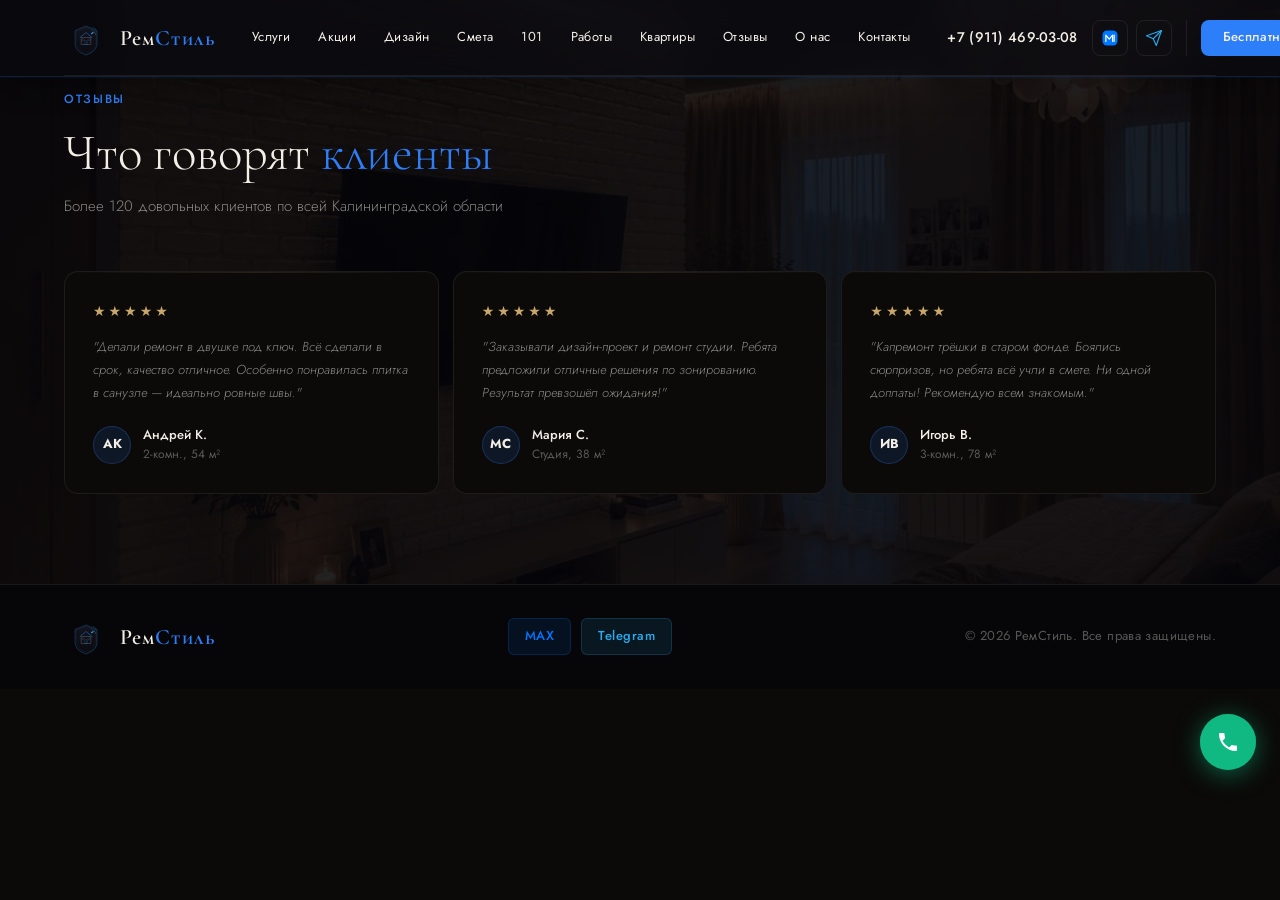
<file: reviews.html>
<!DOCTYPE html>
<html lang="ru">
<head>
<meta charset="UTF-8">
<meta name="viewport" content="width=device-width, initial-scale=1.0, maximum-scale=1.0, minimum-scale=1.0, user-scalable=no">
<title>Отзывы — РемСтиль</title>
<link rel="preconnect" href="https://fonts.googleapis.com">
<link href="https://fonts.googleapis.com/css2?family=Fraunces:ital,opsz,wght@0,9..144,300;0,9..144,400;0,9..144,500;0,9..144,600;1,9..144,400;1,9..144,500&family=Cormorant+Garamond:wght@300;400;500;600&family=Jost:wght@300;400;500;600&display=swap" rel="stylesheet">
<link rel="stylesheet" href="style.css">
</head>
<body class="preloading">
<div id="site-preloader">
  <div class="preloader-content">
    <svg class="preloader-mark" viewBox="80 60 440 320" fill="none">
      <path d="M300,100 L410,145 L410,270 Q410,330 355,365 L300,390 L245,365 Q190,330 190,270 L190,145 Z" stroke-width="6"/>
    </svg>
    <div class="preloader-logo">Рем<em>Стиль</em></div>
    <div class="preloader-line"><span></span></div>
    <div class="preloader-tag">Ремонт квартир в Калининграде</div>
  </div>
</div>
<script>
(function(){
  var pl = document.getElementById('site-preloader');
  var shown = Date.now();
  function hide(){
    var elapsed = Date.now()-shown;
    var wait = Math.max(0, 500-elapsed);
    setTimeout(function(){
      pl.classList.add('pl-hide');
      document.body.classList.remove('preloading');
    }, wait);
  }
  if(document.readyState==='complete'){ hide(); }
  else { window.addEventListener('load', hide); }
})();
</script>
<!-- HEADER -->
<header>
  <div class="header-inner">
    <a href="/" class="logo" id="site-logo">
      <span class="logo-text">Рем<em>Стиль</em></span>
    </a>
    <nav>
      <a href="services.html">Услуги</a>
      <a href="promotions.html">Акции</a>
      <a href="design.html">Дизайн</a>
      <a href="smeta.html">Смета</a>
      <a href="app101.html">101</a>
      <a href="portfolio.html">Работы</a>
      <a href="apartments.html">Квартиры</a>
      <a href="reviews.html">Отзывы</a>
      <a href="about.html">О нас</a>
      <a href="contacts.html">Контакты</a>
    </nav>
    <div class="header-cta">
      <a href="tel:+79114690308" class="header-phone">+7 (911) 469-03-08</a>
      <div class="header-msg-group">
        <a href="https://max.ru/u/f9LHodD0cOIwo2M00vkMfzaQwhqzdDRSYrMuNYeVL43EmGE3RPhaWhf13iQ" target="_blank" class="header-messenger" title="MAX">
          <svg width="18" height="18" viewBox="0 0 24 24" fill="none"><rect x="2" y="2" width="20" height="20" rx="6" fill="#0077FF"/><path d="M6.5 16.5V8.2L11 13.6L15.5 8.2V16.5" stroke="#fff" stroke-width="1.6" stroke-linecap="round" stroke-linejoin="round"/><path d="M17.5 8.2V16.5" stroke="#fff" stroke-width="1.6" stroke-linecap="round"/></svg>
        </a>
        <a href="https://t.me/RemStyle39" target="_blank" class="header-messenger" title="Telegram">
          <svg width="18" height="18" viewBox="0 0 24 24" fill="none"><path d="M22 2L11 13" stroke="#2aabee" stroke-width="1.5" stroke-linecap="round" stroke-linejoin="round"/><path d="M22 2L15 22L11 13L2 9L22 2Z" stroke="#2aabee" stroke-width="1.5" stroke-linecap="round" stroke-linejoin="round"/></svg>
        </a>
      </div>
      <a href="contacts.html" class="btn-header">Бесплатный замер</a>
      <button class="burger" id="burger-btn" onclick="toggleMobileMenu()" aria-label="Меню"><span></span><span></span><span></span></button>
    </div>
  </div>
</header>

<div class="mobile-menu" id="mobile-menu">
  <a href="tel:+79114690308" class="mobile-phone">+7 (911) 469-03-08</a>
  <a href="services.html" onclick="closeMobileMenu()">Услуги</a>
  <a href="promotions.html" onclick="closeMobileMenu()">Акции</a>
  <a href="design.html" onclick="closeMobileMenu()">Дизайн</a>
  <a href="smeta.html" onclick="closeMobileMenu()">Рассчитать стоимость</a>
  <a href="app101.html" onclick="closeMobileMenu()">101</a>
  <a href="portfolio.html" onclick="closeMobileMenu()">Работы</a>
  <a href="apartments.html" onclick="closeMobileMenu()">Квартиры в управлении</a>
  <a href="reviews.html" onclick="closeMobileMenu()">Отзывы</a>
  <a href="about.html" onclick="closeMobileMenu()">О компании</a>
  <a href="contacts.html" onclick="closeMobileMenu()">Контакты</a>
  <div style="margin-top:24px;padding-top:20px;border-top:1px solid var(--border,rgba(255,255,255,0.08));">
    <div style="font-size:12px;color:var(--w30,rgba(255,255,255,0.3));letter-spacing:0.08em;text-transform:uppercase;margin-bottom:14px;">Написать нам</div>
    <div style="display:flex;gap:12px;">
      <a href="https://max.ru/u/f9LHodD0cOIwo2M00vkMfzaQwhqzdDRSYrMuNYeVL43EmGE3RPhaWhf13iQ" target="_blank" style="flex:1;display:flex;align-items:center;justify-content:center;gap:10px;padding:14px;background:rgba(0,119,255,0.1);border:1px solid rgba(0,119,255,0.25);border-radius:12px;text-decoration:none;color:#fff;font-size:15px;font-weight:500;">
        <svg width="22" height="22" viewBox="0 0 24 24" fill="none"><rect x="2" y="2" width="20" height="20" rx="6" fill="#0077FF"/><path d="M6.5 16.5V8.2L11 13.6L15.5 8.2V16.5" stroke="#fff" stroke-width="1.6" stroke-linecap="round" stroke-linejoin="round"/><path d="M17.5 8.2V16.5" stroke="#fff" stroke-width="1.6" stroke-linecap="round"/></svg>
        MAX
      </a>
      <a href="https://t.me/RemStyle39" target="_blank" style="flex:1;display:flex;align-items:center;justify-content:center;gap:10px;padding:14px;background:rgba(42,171,238,0.1);border:1px solid rgba(42,171,238,0.25);border-radius:12px;text-decoration:none;color:#fff;font-size:15px;font-weight:500;">
        <svg width="22" height="22" viewBox="0 0 24 24" fill="none"><circle cx="12" cy="12" r="10" fill="#2aabee"/><path d="M8 12l2.5 2.5L16 9" stroke="#fff" stroke-width="1.8" stroke-linecap="round" stroke-linejoin="round"/></svg>
        Telegram
      </a>
    </div>
  </div>
</div>

<!-- ADMIN BTN -->
<!-- FLOAT CALL -->
<button id="float-call-btn" onclick="openCallback()" aria-label="Заказать звонок">
  <svg width="24" height="24" viewBox="0 0 24 24" fill="none" xmlns="http://www.w3.org/2000/svg">
    <path d="M6.62 10.79c1.44 2.83 3.76 5.14 6.59 6.59l2.2-2.2c.27-.27.67-.36 1.02-.24 1.12.37 2.33.57 3.57.57.55 0 1 .45 1 1V20c0 .55-.45 1-1 1-9.39 0-17-7.61-17-17 0-.55.45-1 1-1h3.5c.55 0 1 .45 1 1 0 1.25.2 2.45.57 3.57.11.35.03.74-.25 1.02l-2.2 2.2z" fill="white"/>
  </svg>
</button>
<div id="float-call-label">Перезвоним за 28 сек</div>

<!-- CALLBACK WIDGET -->
<div id="callback-overlay">
  <div id="callback-box">
    <button id="callback-close" onclick="closeCallback()">✕</button>

    <div id="cb-step-form">
      <div class="cb-phone-icon">📞</div>
      <h3>Перезвоним за 28 секунд</h3>
      <p class="cb-sub">Введите номер — менеджер Мария свяжется с вами прямо сейчас</p>
      <div class="cb-timer-row">
        <span class="cb-timer-badge">28</span>
        <span class="cb-timer-label">секунд до звонка</span>
      </div>
      <input type="tel" id="cb-phone-input" placeholder="+7 (___) ___-__-__" maxlength="18">
      <button id="cb-submit-btn" onclick="submitCallback()">Жду звонка через 28 сек 📞</button>
      <div class="consent-row" style="justify-content:center;margin-top:8px;">
        <input type="checkbox" id="cb-consent" checked>
        <label for="cb-consent" style="font-size:12px;">Соглашаюсь на <a href="/privacy.html" target="_blank" style="color:var(--w50);">обработку персональных данных</a></label>
      </div>
      <p class="cb-guarantee">Работаем Пн–Сб 9:00–20:00 · Звонок бесплатный</p>
    </div>

    <div id="cb-step-timer">
      <div class="cb-phone-icon" style="animation:callring 1.8s ease-out infinite;background:rgba(16,185,129,0.2);">📞</div>
      <h3>Соединяем...</h3>
      <div class="cb-countdown" id="cb-countdown">28</div>
      <div class="cb-countdown-label">секунд до звонка от Марии</div>
      <div class="cb-progress-bar"><div class="cb-progress-fill" id="cb-progress" style="width:100%"></div></div>
      <p class="cb-sub">Не кладите трубку — звонок уже идёт</p>
    </div>

    <div id="cb-step-success">
      <div style="font-size:52px;margin-bottom:14px;">✅</div>
      <h3>Спасибо!</h3>
      <p class="cb-sub" style="margin-bottom:20px;">Заявка на звонок принята.<br>Мария свяжется с вами в ближайшее время.</p>
      <a href="tel:+79114690308" style="color:var(--blue2);font-size:15px;text-decoration:none;display:block;margin-bottom:20px;">+7 (911) 469-03-08</a>
      <button onclick="closeCallback()" style="background:var(--bg3);border:1px solid var(--border);color:var(--w50);padding:9px 24px;border-radius:8px;cursor:pointer;font-family:var(--sans);font-size:13px;">Закрыть</button>
    </div>
  </div>
</div>

<button id="scroll-top-btn" onclick="window.scrollTo({top:0,behavior:'smooth'})" title="Наверх">↑</button>
<div id="toast"></div>
<section id="reviews" class="parallax-section">
  <div class="section-bg" data-himg="IMG2" style="background-image:url('')"></div>
  <div class="section-bg-overlay" style="background:rgba(5,5,10,0.88);"></div>
  <div class="container">
    <div class="section-eyebrow">Отзывы</div>
    <div class="section-title">Что говорят <em>клиенты</em></div>
    <div class="section-sub">Более 120 довольных клиентов по всей Калининградской области</div>
    <div class="reviews-grid" id="site-reviews"></div>
  </div>
</section>

<!-- FAQ -->
<!-- FOOTER -->
<footer>
  <div class="footer-inner">
    <a href="/" class="logo"><span class="logo-text">Рем<em>Стиль</em></span></a>
    <div class="footer-socials">
      <a href="https://max.ru/u/f9LHodD0cOIwo2M00vkMfzaQwhqzdDRSYrMuNYeVL43EmGE3RPhaWhf13iQ" target="_blank" class="social-btn social-max">MAX</a>
      <a href="https://t.me/RemStyle39" target="_blank" class="social-btn social-tg">Telegram</a>
    </div>
    <span class="footer-copy">© 2026 РемСтиль. Все права защищены.</span>
  </div>
</footer>

<!-- SUCCESS POPUP -->
<div id="success-overlay" style="display:none;position:fixed;inset:0;background:rgba(0,0,0,0.8);z-index:9001;align-items:center;justify-content:center;backdrop-filter:blur(6px);">
  <div style="background:var(--bg2);border:1px solid var(--border);border-radius:20px;padding:40px;max-width:400px;width:90%;position:relative;text-align:center;box-shadow:0 30px 80px rgba(0,0,0,0.6);">
    <div style="position:absolute;top:0;left:0;right:0;height:1px;background:linear-gradient(90deg,transparent,#10b981,#6ee7b7,#10b981,transparent);"></div>
    <div style="font-size:52px;margin-bottom:14px;">✅</div>
    <div style="font-family:var(--serif);font-size:26px;color:var(--white);margin-bottom:10px;">Заявка принята!</div>
    <div style="font-size:14px;color:var(--w50);line-height:1.7;margin-bottom:22px;">Наш менеджер <strong style="color:var(--white)">Мария</strong> свяжется с вами<br>в течение 15 минут.</div>
    <a href="tel:+79114690308" style="color:var(--blue2);font-size:15px;text-decoration:none;display:block;margin-bottom:20px;">+7 (911) 469-03-08</a>
    <button onclick="document.getElementById('success-overlay').style.display='none'" style="background:var(--bg3);border:1px solid var(--border);color:var(--w50);padding:9px 24px;border-radius:8px;cursor:pointer;font-family:var(--sans);font-size:13px;">Закрыть</button>
  </div>
</div>

<!-- POPUP -->
<div id="popup-overlay">
  <div id="popup-box">
    <button id="popup-close" onclick="closePopup()">✕</button>
    <div class="popup-gift">✦</div>
    <h3 id="popup-title">Подождите! У нас подарок</h3>
    <p id="popup-desc">Оставьте номер телефона прямо сейчас и получите <strong style="color:var(--gold)">скидку 15%</strong> на первый заказ + бесплатную уборку после ремонта!</p>
    <input type="tel" id="popup-phone" placeholder="+7 (___) ___-__-__">
    <button id="popup-submit" onclick="submitPopup()">Получить скидку 15%</button>
    <div class="consent-row" style="justify-content:center;">
      <input type="checkbox" id="popup-consent" checked>
      <label for="popup-consent" style="font-size:12px;">Соглашаюсь на <a href="/privacy.html" target="_blank">обработку персональных данных</a></label>
    </div>
    <div class="popup-note">Менеджер Мария перезвонит в течение 15 минут</div>
  </div>
</div>

<script src="script.js"></script>
</body>
</html>
</file>
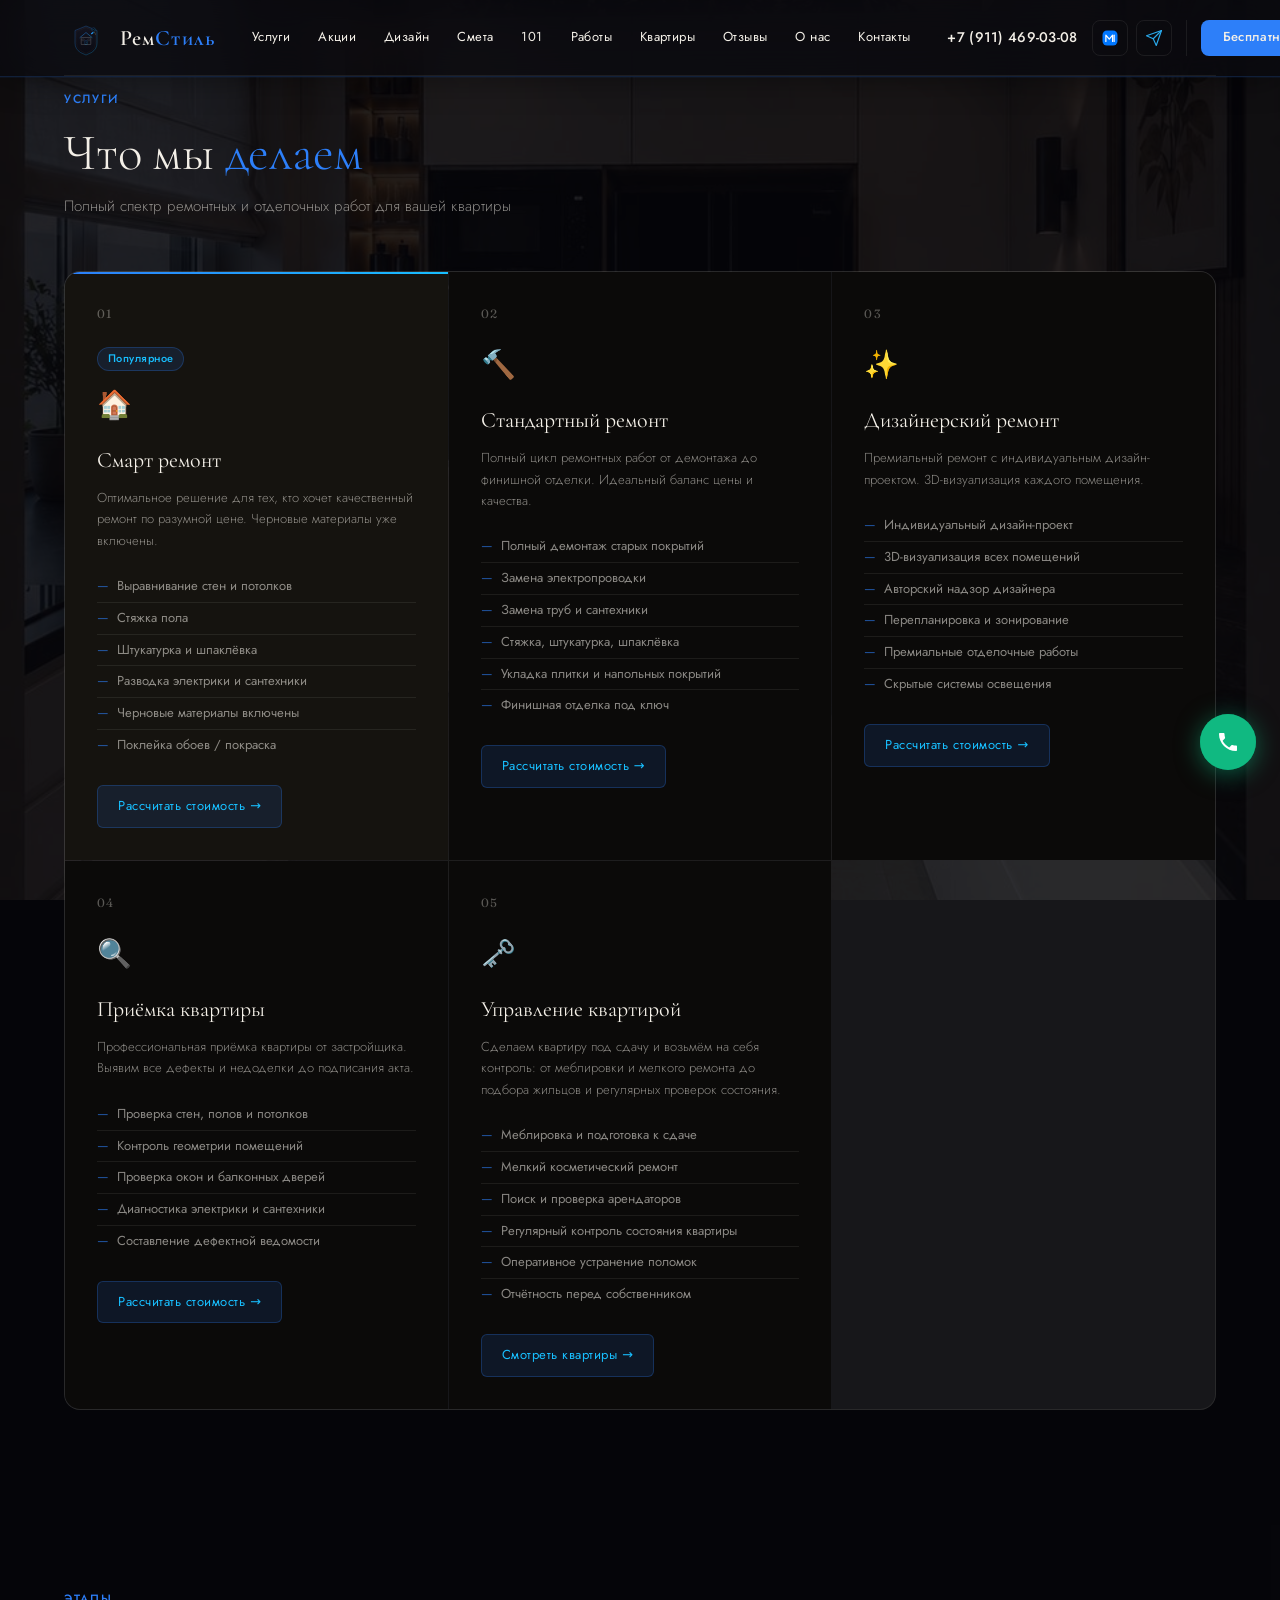
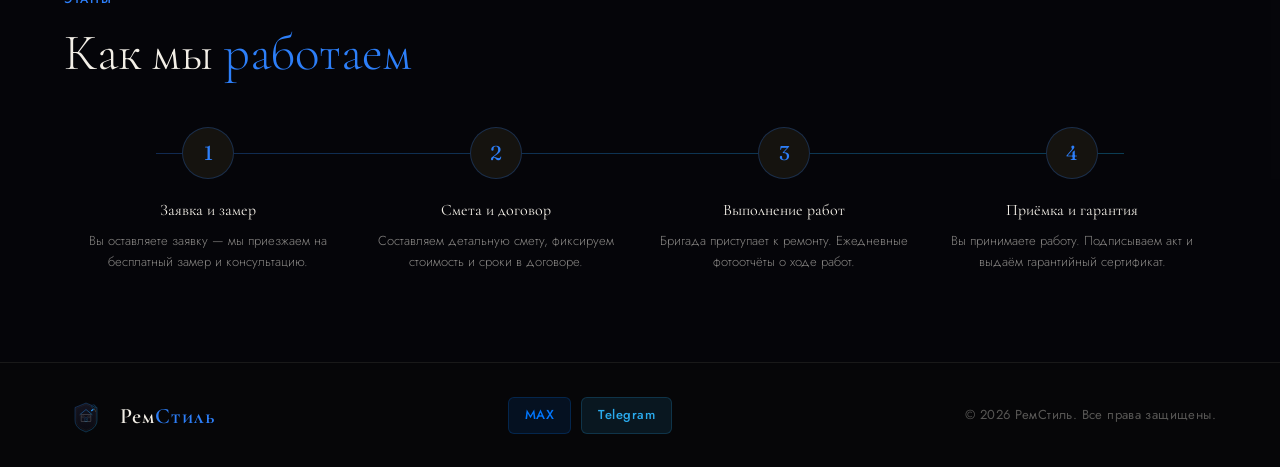
<file: services.html>
<!DOCTYPE html>
<html lang="ru">
<head>
<meta charset="UTF-8">
<meta name="viewport" content="width=device-width, initial-scale=1.0, maximum-scale=1.0, minimum-scale=1.0, user-scalable=no">
<title>Услуги — РемСтиль</title>
<link rel="preconnect" href="https://fonts.googleapis.com">
<link href="https://fonts.googleapis.com/css2?family=Fraunces:ital,opsz,wght@0,9..144,300;0,9..144,400;0,9..144,500;0,9..144,600;1,9..144,400;1,9..144,500&family=Cormorant+Garamond:wght@300;400;500;600&family=Jost:wght@300;400;500;600&display=swap" rel="stylesheet">
<link rel="stylesheet" href="style.css">
</head>
<body class="preloading">
<div id="site-preloader">
  <div class="preloader-content">
    <svg class="preloader-mark" viewBox="80 60 440 320" fill="none">
      <path d="M300,100 L410,145 L410,270 Q410,330 355,365 L300,390 L245,365 Q190,330 190,270 L190,145 Z" stroke-width="6"/>
    </svg>
    <div class="preloader-logo">Рем<em>Стиль</em></div>
    <div class="preloader-line"><span></span></div>
    <div class="preloader-tag">Ремонт квартир в Калининграде</div>
  </div>
</div>
<script>
(function(){
  var pl = document.getElementById('site-preloader');
  var shown = Date.now();
  function hide(){
    var elapsed = Date.now()-shown;
    var wait = Math.max(0, 500-elapsed);
    setTimeout(function(){
      pl.classList.add('pl-hide');
      document.body.classList.remove('preloading');
    }, wait);
  }
  if(document.readyState==='complete'){ hide(); }
  else { window.addEventListener('load', hide); }
})();
</script>
<!-- HEADER -->
<header>
  <div class="header-inner">
    <a href="/" class="logo" id="site-logo">
      <span class="logo-text">Рем<em>Стиль</em></span>
    </a>
    <nav>
      <a href="services.html">Услуги</a>
      <a href="promotions.html">Акции</a>
      <a href="design.html">Дизайн</a>
      <a href="smeta.html">Смета</a>
      <a href="app101.html">101</a>
      <a href="portfolio.html">Работы</a>
      <a href="apartments.html">Квартиры</a>
      <a href="reviews.html">Отзывы</a>
      <a href="about.html">О нас</a>
      <a href="contacts.html">Контакты</a>
    </nav>
    <div class="header-cta">
      <a href="tel:+79114690308" class="header-phone">+7 (911) 469-03-08</a>
      <div class="header-msg-group">
        <a href="https://max.ru/u/f9LHodD0cOIwo2M00vkMfzaQwhqzdDRSYrMuNYeVL43EmGE3RPhaWhf13iQ" target="_blank" class="header-messenger" title="MAX">
          <svg width="18" height="18" viewBox="0 0 24 24" fill="none"><rect x="2" y="2" width="20" height="20" rx="6" fill="#0077FF"/><path d="M6.5 16.5V8.2L11 13.6L15.5 8.2V16.5" stroke="#fff" stroke-width="1.6" stroke-linecap="round" stroke-linejoin="round"/><path d="M17.5 8.2V16.5" stroke="#fff" stroke-width="1.6" stroke-linecap="round"/></svg>
        </a>
        <a href="https://t.me/RemStyle39" target="_blank" class="header-messenger" title="Telegram">
          <svg width="18" height="18" viewBox="0 0 24 24" fill="none"><path d="M22 2L11 13" stroke="#2aabee" stroke-width="1.5" stroke-linecap="round" stroke-linejoin="round"/><path d="M22 2L15 22L11 13L2 9L22 2Z" stroke="#2aabee" stroke-width="1.5" stroke-linecap="round" stroke-linejoin="round"/></svg>
        </a>
      </div>
      <a href="contacts.html" class="btn-header">Бесплатный замер</a>
      <button class="burger" id="burger-btn" onclick="toggleMobileMenu()" aria-label="Меню"><span></span><span></span><span></span></button>
    </div>
  </div>
</header>

<div class="mobile-menu" id="mobile-menu">
  <a href="tel:+79114690308" class="mobile-phone">+7 (911) 469-03-08</a>
  <a href="services.html" onclick="closeMobileMenu()">Услуги</a>
  <a href="promotions.html" onclick="closeMobileMenu()">Акции</a>
  <a href="design.html" onclick="closeMobileMenu()">Дизайн</a>
  <a href="smeta.html" onclick="closeMobileMenu()">Рассчитать стоимость</a>
  <a href="app101.html" onclick="closeMobileMenu()">101</a>
  <a href="portfolio.html" onclick="closeMobileMenu()">Работы</a>
  <a href="apartments.html" onclick="closeMobileMenu()">Квартиры в управлении</a>
  <a href="reviews.html" onclick="closeMobileMenu()">Отзывы</a>
  <a href="about.html" onclick="closeMobileMenu()">О компании</a>
  <a href="contacts.html" onclick="closeMobileMenu()">Контакты</a>
  <div style="margin-top:24px;padding-top:20px;border-top:1px solid var(--border,rgba(255,255,255,0.08));">
    <div style="font-size:12px;color:var(--w30,rgba(255,255,255,0.3));letter-spacing:0.08em;text-transform:uppercase;margin-bottom:14px;">Написать нам</div>
    <div style="display:flex;gap:12px;">
      <a href="https://max.ru/u/f9LHodD0cOIwo2M00vkMfzaQwhqzdDRSYrMuNYeVL43EmGE3RPhaWhf13iQ" target="_blank" style="flex:1;display:flex;align-items:center;justify-content:center;gap:10px;padding:14px;background:rgba(0,119,255,0.1);border:1px solid rgba(0,119,255,0.25);border-radius:12px;text-decoration:none;color:#fff;font-size:15px;font-weight:500;">
        <svg width="22" height="22" viewBox="0 0 24 24" fill="none"><rect x="2" y="2" width="20" height="20" rx="6" fill="#0077FF"/><path d="M6.5 16.5V8.2L11 13.6L15.5 8.2V16.5" stroke="#fff" stroke-width="1.6" stroke-linecap="round" stroke-linejoin="round"/><path d="M17.5 8.2V16.5" stroke="#fff" stroke-width="1.6" stroke-linecap="round"/></svg>
        MAX
      </a>
      <a href="https://t.me/RemStyle39" target="_blank" style="flex:1;display:flex;align-items:center;justify-content:center;gap:10px;padding:14px;background:rgba(42,171,238,0.1);border:1px solid rgba(42,171,238,0.25);border-radius:12px;text-decoration:none;color:#fff;font-size:15px;font-weight:500;">
        <svg width="22" height="22" viewBox="0 0 24 24" fill="none"><circle cx="12" cy="12" r="10" fill="#2aabee"/><path d="M8 12l2.5 2.5L16 9" stroke="#fff" stroke-width="1.8" stroke-linecap="round" stroke-linejoin="round"/></svg>
        Telegram
      </a>
    </div>
  </div>
</div>

<!-- ADMIN BTN -->
<!-- FLOAT CALL -->
<button id="float-call-btn" onclick="openCallback()" aria-label="Заказать звонок">
  <svg width="24" height="24" viewBox="0 0 24 24" fill="none" xmlns="http://www.w3.org/2000/svg">
    <path d="M6.62 10.79c1.44 2.83 3.76 5.14 6.59 6.59l2.2-2.2c.27-.27.67-.36 1.02-.24 1.12.37 2.33.57 3.57.57.55 0 1 .45 1 1V20c0 .55-.45 1-1 1-9.39 0-17-7.61-17-17 0-.55.45-1 1-1h3.5c.55 0 1 .45 1 1 0 1.25.2 2.45.57 3.57.11.35.03.74-.25 1.02l-2.2 2.2z" fill="white"/>
  </svg>
</button>
<div id="float-call-label">Перезвоним за 28 сек</div>

<!-- CALLBACK WIDGET -->
<div id="callback-overlay">
  <div id="callback-box">
    <button id="callback-close" onclick="closeCallback()">✕</button>

    <div id="cb-step-form">
      <div class="cb-phone-icon">📞</div>
      <h3>Перезвоним за 28 секунд</h3>
      <p class="cb-sub">Введите номер — менеджер Мария свяжется с вами прямо сейчас</p>
      <div class="cb-timer-row">
        <span class="cb-timer-badge">28</span>
        <span class="cb-timer-label">секунд до звонка</span>
      </div>
      <input type="tel" id="cb-phone-input" placeholder="+7 (___) ___-__-__" maxlength="18">
      <button id="cb-submit-btn" onclick="submitCallback()">Жду звонка через 28 сек 📞</button>
      <div class="consent-row" style="justify-content:center;margin-top:8px;">
        <input type="checkbox" id="cb-consent" checked>
        <label for="cb-consent" style="font-size:12px;">Соглашаюсь на <a href="/privacy.html" target="_blank" style="color:var(--w50);">обработку персональных данных</a></label>
      </div>
      <p class="cb-guarantee">Работаем Пн–Сб 9:00–20:00 · Звонок бесплатный</p>
    </div>

    <div id="cb-step-timer">
      <div class="cb-phone-icon" style="animation:callring 1.8s ease-out infinite;background:rgba(16,185,129,0.2);">📞</div>
      <h3>Соединяем...</h3>
      <div class="cb-countdown" id="cb-countdown">28</div>
      <div class="cb-countdown-label">секунд до звонка от Марии</div>
      <div class="cb-progress-bar"><div class="cb-progress-fill" id="cb-progress" style="width:100%"></div></div>
      <p class="cb-sub">Не кладите трубку — звонок уже идёт</p>
    </div>

    <div id="cb-step-success">
      <div style="font-size:52px;margin-bottom:14px;">✅</div>
      <h3>Спасибо!</h3>
      <p class="cb-sub" style="margin-bottom:20px;">Заявка на звонок принята.<br>Мария свяжется с вами в ближайшее время.</p>
      <a href="tel:+79114690308" style="color:var(--blue2);font-size:15px;text-decoration:none;display:block;margin-bottom:20px;">+7 (911) 469-03-08</a>
      <button onclick="closeCallback()" style="background:var(--bg3);border:1px solid var(--border);color:var(--w50);padding:9px 24px;border-radius:8px;cursor:pointer;font-family:var(--sans);font-size:13px;">Закрыть</button>
    </div>
  </div>
</div>

<button id="scroll-top-btn" onclick="window.scrollTo({top:0,behavior:'smooth'})" title="Наверх">↑</button>
<div id="toast"></div>
<section id="services" class="parallax-section">
  <div class="section-bg" data-himg="IMG4" style="background-image:url('')"></div>
  <div class="section-bg-overlay" style="background:rgba(5,5,10,0.88);"></div>
  <div class="container">
    <div class="section-eyebrow">Услуги</div>
    <div class="section-title">Что мы <em>делаем</em></div>
    <div class="section-sub">Полный спектр ремонтных и отделочных работ для вашей квартиры</div>
    <div class="services-grid" id="site-services"></div>
  </div>
</section>

<!-- DESIGN -->
<section id="steps">
  <div class="section-bg" data-himg="IMG4" style="background-image:url('')"></div>
  <div class="section-bg-overlay" style="background:rgba(5,5,10,0.88);"></div>
  <div class="container">
    <div class="section-eyebrow">Этапы</div>
    <div class="section-title">Как мы <em>работаем</em></div>
    <div class="steps-list" style="margin-top:48px">
      <div class="step-item"><div class="step-num">1</div><div class="step-title">Заявка и замер</div><div class="step-desc">Вы оставляете заявку — мы приезжаем на бесплатный замер и консультацию.</div></div>
      <div class="step-item"><div class="step-num">2</div><div class="step-title">Смета и договор</div><div class="step-desc">Составляем детальную смету, фиксируем стоимость и сроки в договоре.</div></div>
      <div class="step-item"><div class="step-num">3</div><div class="step-title">Выполнение работ</div><div class="step-desc">Бригада приступает к ремонту. Ежедневные фотоотчёты о ходе работ.</div></div>
      <div class="step-item"><div class="step-num">4</div><div class="step-title">Приёмка и гарантия</div><div class="step-desc">Вы принимаете работу. Подписываем акт и выдаём гарантийный сертификат.</div></div>
    </div>
  </div>
</section>

<!-- REVIEWS -->
<!-- FOOTER -->
<footer>
  <div class="footer-inner">
    <a href="/" class="logo"><span class="logo-text">Рем<em>Стиль</em></span></a>
    <div class="footer-socials">
      <a href="https://max.ru/u/f9LHodD0cOIwo2M00vkMfzaQwhqzdDRSYrMuNYeVL43EmGE3RPhaWhf13iQ" target="_blank" class="social-btn social-max">MAX</a>
      <a href="https://t.me/RemStyle39" target="_blank" class="social-btn social-tg">Telegram</a>
    </div>
    <span class="footer-copy">© 2026 РемСтиль. Все права защищены.</span>
  </div>
</footer>

<!-- SUCCESS POPUP -->
<div id="success-overlay" style="display:none;position:fixed;inset:0;background:rgba(0,0,0,0.8);z-index:9001;align-items:center;justify-content:center;backdrop-filter:blur(6px);">
  <div style="background:var(--bg2);border:1px solid var(--border);border-radius:20px;padding:40px;max-width:400px;width:90%;position:relative;text-align:center;box-shadow:0 30px 80px rgba(0,0,0,0.6);">
    <div style="position:absolute;top:0;left:0;right:0;height:1px;background:linear-gradient(90deg,transparent,#10b981,#6ee7b7,#10b981,transparent);"></div>
    <div style="font-size:52px;margin-bottom:14px;">✅</div>
    <div style="font-family:var(--serif);font-size:26px;color:var(--white);margin-bottom:10px;">Заявка принята!</div>
    <div style="font-size:14px;color:var(--w50);line-height:1.7;margin-bottom:22px;">Наш менеджер <strong style="color:var(--white)">Мария</strong> свяжется с вами<br>в течение 15 минут.</div>
    <a href="tel:+79114690308" style="color:var(--blue2);font-size:15px;text-decoration:none;display:block;margin-bottom:20px;">+7 (911) 469-03-08</a>
    <button onclick="document.getElementById('success-overlay').style.display='none'" style="background:var(--bg3);border:1px solid var(--border);color:var(--w50);padding:9px 24px;border-radius:8px;cursor:pointer;font-family:var(--sans);font-size:13px;">Закрыть</button>
  </div>
</div>

<!-- POPUP -->
<div id="popup-overlay">
  <div id="popup-box">
    <button id="popup-close" onclick="closePopup()">✕</button>
    <div class="popup-gift">✦</div>
    <h3 id="popup-title">Подождите! У нас подарок</h3>
    <p id="popup-desc">Оставьте номер телефона прямо сейчас и получите <strong style="color:var(--gold)">скидку 15%</strong> на первый заказ + бесплатную уборку после ремонта!</p>
    <input type="tel" id="popup-phone" placeholder="+7 (___) ___-__-__">
    <button id="popup-submit" onclick="submitPopup()">Получить скидку 15%</button>
    <div class="consent-row" style="justify-content:center;">
      <input type="checkbox" id="popup-consent" checked>
      <label for="popup-consent" style="font-size:12px;">Соглашаюсь на <a href="/privacy.html" target="_blank">обработку персональных данных</a></label>
    </div>
    <div class="popup-note">Менеджер Мария перезвонит в течение 15 минут</div>
  </div>
</div>

<script src="script.js"></script>
</body>
</html>
</file>
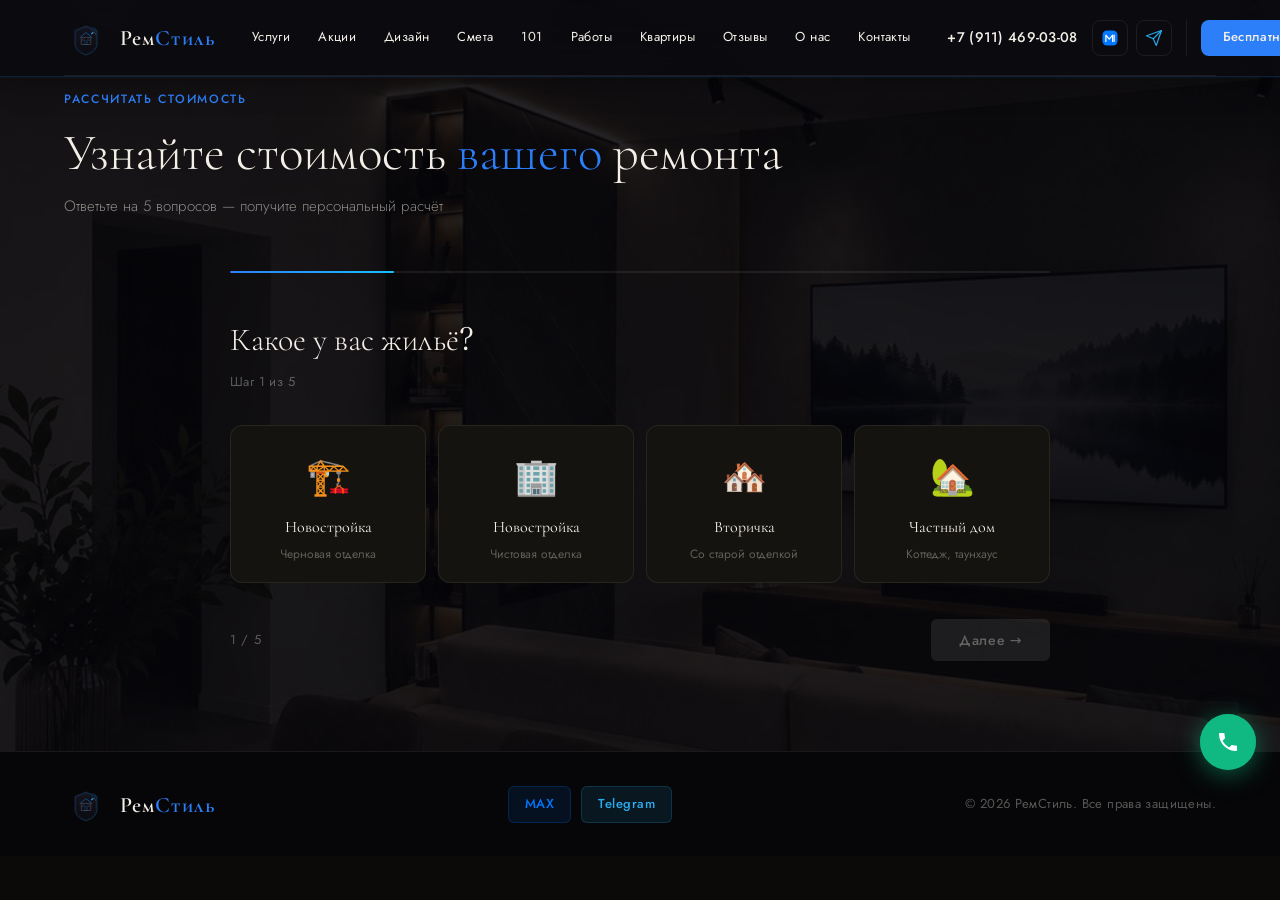
<file: smeta.html>
<!DOCTYPE html>
<html lang="ru">
<head>
<meta charset="UTF-8">
<meta name="viewport" content="width=device-width, initial-scale=1.0, maximum-scale=1.0, minimum-scale=1.0, user-scalable=no">
<title>Смета — РемСтиль</title>
<link rel="preconnect" href="https://fonts.googleapis.com">
<link href="https://fonts.googleapis.com/css2?family=Fraunces:ital,opsz,wght@0,9..144,300;0,9..144,400;0,9..144,500;0,9..144,600;1,9..144,400;1,9..144,500&family=Cormorant+Garamond:wght@300;400;500;600&family=Jost:wght@300;400;500;600&display=swap" rel="stylesheet">
<link rel="stylesheet" href="style.css">
</head>
<body class="preloading">
<div id="site-preloader">
  <div class="preloader-content">
    <svg class="preloader-mark" viewBox="80 60 440 320" fill="none">
      <path d="M300,100 L410,145 L410,270 Q410,330 355,365 L300,390 L245,365 Q190,330 190,270 L190,145 Z" stroke-width="6"/>
    </svg>
    <div class="preloader-logo">Рем<em>Стиль</em></div>
    <div class="preloader-line"><span></span></div>
    <div class="preloader-tag">Ремонт квартир в Калининграде</div>
  </div>
</div>
<script>
(function(){
  var pl = document.getElementById('site-preloader');
  var shown = Date.now();
  function hide(){
    var elapsed = Date.now()-shown;
    var wait = Math.max(0, 500-elapsed);
    setTimeout(function(){
      pl.classList.add('pl-hide');
      document.body.classList.remove('preloading');
    }, wait);
  }
  if(document.readyState==='complete'){ hide(); }
  else { window.addEventListener('load', hide); }
})();
</script>
<!-- HEADER -->
<header>
  <div class="header-inner">
    <a href="/" class="logo" id="site-logo">
      <span class="logo-text">Рем<em>Стиль</em></span>
    </a>
    <nav>
      <a href="services.html">Услуги</a>
      <a href="promotions.html">Акции</a>
      <a href="design.html">Дизайн</a>
      <a href="smeta.html">Смета</a>
      <a href="app101.html">101</a>
      <a href="portfolio.html">Работы</a>
      <a href="apartments.html">Квартиры</a>
      <a href="reviews.html">Отзывы</a>
      <a href="about.html">О нас</a>
      <a href="contacts.html">Контакты</a>
    </nav>
    <div class="header-cta">
      <a href="tel:+79114690308" class="header-phone">+7 (911) 469-03-08</a>
      <div class="header-msg-group">
        <a href="https://max.ru/u/f9LHodD0cOIwo2M00vkMfzaQwhqzdDRSYrMuNYeVL43EmGE3RPhaWhf13iQ" target="_blank" class="header-messenger" title="MAX">
          <svg width="18" height="18" viewBox="0 0 24 24" fill="none"><rect x="2" y="2" width="20" height="20" rx="6" fill="#0077FF"/><path d="M6.5 16.5V8.2L11 13.6L15.5 8.2V16.5" stroke="#fff" stroke-width="1.6" stroke-linecap="round" stroke-linejoin="round"/><path d="M17.5 8.2V16.5" stroke="#fff" stroke-width="1.6" stroke-linecap="round"/></svg>
        </a>
        <a href="https://t.me/RemStyle39" target="_blank" class="header-messenger" title="Telegram">
          <svg width="18" height="18" viewBox="0 0 24 24" fill="none"><path d="M22 2L11 13" stroke="#2aabee" stroke-width="1.5" stroke-linecap="round" stroke-linejoin="round"/><path d="M22 2L15 22L11 13L2 9L22 2Z" stroke="#2aabee" stroke-width="1.5" stroke-linecap="round" stroke-linejoin="round"/></svg>
        </a>
      </div>
      <a href="contacts.html" class="btn-header">Бесплатный замер</a>
      <button class="burger" id="burger-btn" onclick="toggleMobileMenu()" aria-label="Меню"><span></span><span></span><span></span></button>
    </div>
  </div>
</header>

<div class="mobile-menu" id="mobile-menu">
  <a href="tel:+79114690308" class="mobile-phone">+7 (911) 469-03-08</a>
  <a href="services.html" onclick="closeMobileMenu()">Услуги</a>
  <a href="promotions.html" onclick="closeMobileMenu()">Акции</a>
  <a href="design.html" onclick="closeMobileMenu()">Дизайн</a>
  <a href="smeta.html" onclick="closeMobileMenu()">Рассчитать стоимость</a>
  <a href="app101.html" onclick="closeMobileMenu()">101</a>
  <a href="portfolio.html" onclick="closeMobileMenu()">Работы</a>
  <a href="apartments.html" onclick="closeMobileMenu()">Квартиры в управлении</a>
  <a href="reviews.html" onclick="closeMobileMenu()">Отзывы</a>
  <a href="about.html" onclick="closeMobileMenu()">О компании</a>
  <a href="contacts.html" onclick="closeMobileMenu()">Контакты</a>
  <div style="margin-top:24px;padding-top:20px;border-top:1px solid var(--border,rgba(255,255,255,0.08));">
    <div style="font-size:12px;color:var(--w30,rgba(255,255,255,0.3));letter-spacing:0.08em;text-transform:uppercase;margin-bottom:14px;">Написать нам</div>
    <div style="display:flex;gap:12px;">
      <a href="https://max.ru/u/f9LHodD0cOIwo2M00vkMfzaQwhqzdDRSYrMuNYeVL43EmGE3RPhaWhf13iQ" target="_blank" style="flex:1;display:flex;align-items:center;justify-content:center;gap:10px;padding:14px;background:rgba(0,119,255,0.1);border:1px solid rgba(0,119,255,0.25);border-radius:12px;text-decoration:none;color:#fff;font-size:15px;font-weight:500;">
        <svg width="22" height="22" viewBox="0 0 24 24" fill="none"><rect x="2" y="2" width="20" height="20" rx="6" fill="#0077FF"/><path d="M6.5 16.5V8.2L11 13.6L15.5 8.2V16.5" stroke="#fff" stroke-width="1.6" stroke-linecap="round" stroke-linejoin="round"/><path d="M17.5 8.2V16.5" stroke="#fff" stroke-width="1.6" stroke-linecap="round"/></svg>
        MAX
      </a>
      <a href="https://t.me/RemStyle39" target="_blank" style="flex:1;display:flex;align-items:center;justify-content:center;gap:10px;padding:14px;background:rgba(42,171,238,0.1);border:1px solid rgba(42,171,238,0.25);border-radius:12px;text-decoration:none;color:#fff;font-size:15px;font-weight:500;">
        <svg width="22" height="22" viewBox="0 0 24 24" fill="none"><circle cx="12" cy="12" r="10" fill="#2aabee"/><path d="M8 12l2.5 2.5L16 9" stroke="#fff" stroke-width="1.8" stroke-linecap="round" stroke-linejoin="round"/></svg>
        Telegram
      </a>
    </div>
  </div>
</div>

<!-- ADMIN BTN -->
<!-- FLOAT CALL -->
<button id="float-call-btn" onclick="openCallback()" aria-label="Заказать звонок">
  <svg width="24" height="24" viewBox="0 0 24 24" fill="none" xmlns="http://www.w3.org/2000/svg">
    <path d="M6.62 10.79c1.44 2.83 3.76 5.14 6.59 6.59l2.2-2.2c.27-.27.67-.36 1.02-.24 1.12.37 2.33.57 3.57.57.55 0 1 .45 1 1V20c0 .55-.45 1-1 1-9.39 0-17-7.61-17-17 0-.55.45-1 1-1h3.5c.55 0 1 .45 1 1 0 1.25.2 2.45.57 3.57.11.35.03.74-.25 1.02l-2.2 2.2z" fill="white"/>
  </svg>
</button>
<div id="float-call-label">Перезвоним за 28 сек</div>

<!-- CALLBACK WIDGET -->
<div id="callback-overlay">
  <div id="callback-box">
    <button id="callback-close" onclick="closeCallback()">✕</button>

    <div id="cb-step-form">
      <div class="cb-phone-icon">📞</div>
      <h3>Перезвоним за 28 секунд</h3>
      <p class="cb-sub">Введите номер — менеджер Мария свяжется с вами прямо сейчас</p>
      <div class="cb-timer-row">
        <span class="cb-timer-badge">28</span>
        <span class="cb-timer-label">секунд до звонка</span>
      </div>
      <input type="tel" id="cb-phone-input" placeholder="+7 (___) ___-__-__" maxlength="18">
      <button id="cb-submit-btn" onclick="submitCallback()">Жду звонка через 28 сек 📞</button>
      <div class="consent-row" style="justify-content:center;margin-top:8px;">
        <input type="checkbox" id="cb-consent" checked>
        <label for="cb-consent" style="font-size:12px;">Соглашаюсь на <a href="/privacy.html" target="_blank" style="color:var(--w50);">обработку персональных данных</a></label>
      </div>
      <p class="cb-guarantee">Работаем Пн–Сб 9:00–20:00 · Звонок бесплатный</p>
    </div>

    <div id="cb-step-timer">
      <div class="cb-phone-icon" style="animation:callring 1.8s ease-out infinite;background:rgba(16,185,129,0.2);">📞</div>
      <h3>Соединяем...</h3>
      <div class="cb-countdown" id="cb-countdown">28</div>
      <div class="cb-countdown-label">секунд до звонка от Марии</div>
      <div class="cb-progress-bar"><div class="cb-progress-fill" id="cb-progress" style="width:100%"></div></div>
      <p class="cb-sub">Не кладите трубку — звонок уже идёт</p>
    </div>

    <div id="cb-step-success">
      <div style="font-size:52px;margin-bottom:14px;">✅</div>
      <h3>Спасибо!</h3>
      <p class="cb-sub" style="margin-bottom:20px;">Заявка на звонок принята.<br>Мария свяжется с вами в ближайшее время.</p>
      <a href="tel:+79114690308" style="color:var(--blue2);font-size:15px;text-decoration:none;display:block;margin-bottom:20px;">+7 (911) 469-03-08</a>
      <button onclick="closeCallback()" style="background:var(--bg3);border:1px solid var(--border);color:var(--w50);padding:9px 24px;border-radius:8px;cursor:pointer;font-family:var(--sans);font-size:13px;">Закрыть</button>
    </div>
  </div>
</div>

<button id="scroll-top-btn" onclick="window.scrollTo({top:0,behavior:'smooth'})" title="Наверх">↑</button>
<div id="toast"></div>
<section id="calculator">
  <div class="section-bg" data-himg="IMG1" style="background-image:url('')"></div>
  <div class="section-bg-overlay" style="background:rgba(5,5,10,0.88);"></div>
  <div class="container">
    <div class="section-eyebrow">Рассчитать стоимость</div>
    <div class="section-title">Узнайте стоимость <em>вашего</em> ремонта</div>
    <div class="section-sub">Ответьте на 5 вопросов — получите персональный расчёт</div>
    <div class="quiz-wrap">
      <div class="quiz-progress-bar"><div class="quiz-progress-fill" id="quiz-progress" style="width:20%"></div></div>
      <div class="quiz-step active" id="qs-1">
        <div class="quiz-q">Какое у вас жильё?</div><div class="quiz-hint">Шаг 1 из 5</div>
        <div class="quiz-options">
          <div class="quiz-option" onclick="selectOpt(this,'housing','Новостройка (черновая)')"><div class="qo-check"></div><span class="qo-emoji">🏗️</span><span class="qo-label">Новостройка</span><span class="qo-sub">Черновая отделка</span></div>
          <div class="quiz-option" onclick="selectOpt(this,'housing','Новостройка (чистовая)')"><div class="qo-check"></div><span class="qo-emoji">🏢</span><span class="qo-label">Новостройка</span><span class="qo-sub">Чистовая отделка</span></div>
          <div class="quiz-option" onclick="selectOpt(this,'housing','Вторичное жильё')"><div class="qo-check"></div><span class="qo-emoji">🏘️</span><span class="qo-label">Вторичка</span><span class="qo-sub">Со старой отделкой</span></div>
          <div class="quiz-option" onclick="selectOpt(this,'housing','Частный дом')"><div class="qo-check"></div><span class="qo-emoji">🏡</span><span class="qo-label">Частный дом</span><span class="qo-sub">Коттедж, таунхаус</span></div>
        </div>
        <div class="quiz-nav"><span class="quiz-step-label">1 / 5</span><button class="quiz-next" id="qnext-1" onclick="nextStep(1)" disabled>Далее →</button></div>
      </div>
      <div class="quiz-step" id="qs-2">
        <div class="quiz-q">Какой тип ремонта вас интересует?</div><div class="quiz-hint">Шаг 2 из 5</div>
        <div class="quiz-options">
          <div class="quiz-option" onclick="selectOpt(this,'type','Смарт ремонт')"><div class="qo-check"></div><span class="qo-emoji">⚡</span><span class="qo-label">Смарт</span><span class="qo-sub">Быстро и качественно</span></div>
          <div class="quiz-option" onclick="selectOpt(this,'type','Стандартный ремонт')"><div class="qo-check"></div><span class="qo-emoji">🔨</span><span class="qo-label">Стандартный</span><span class="qo-sub">Полный цикл работ</span></div>
          <div class="quiz-option" onclick="selectOpt(this,'type','Дизайнерский ремонт')"><div class="qo-check"></div><span class="qo-emoji">✨</span><span class="qo-label">Дизайнерский</span><span class="qo-sub">Премиум с 3D-проектом</span></div>
          <div class="quiz-option" onclick="selectOpt(this,'type','Приёмка квартиры')"><div class="qo-check"></div><span class="qo-emoji">🔍</span><span class="qo-label">Только приёмка</span><span class="qo-sub">От застройщика</span></div>
        </div>
        <div class="quiz-nav"><button class="quiz-back" onclick="prevStep(2)">← Назад</button><span class="quiz-step-label">2 / 5</span><button class="quiz-next" id="qnext-2" onclick="nextStep(2)" disabled>Далее →</button></div>
      </div>
      <div class="quiz-step" id="qs-3">
        <div class="quiz-q">Какая площадь квартиры?</div><div class="quiz-hint">Шаг 3 из 5 — передвиньте ползунок</div>
        <div class="quiz-range-wrap">
          <div class="quiz-range-top"><div class="quiz-range-num" id="q-area-num">50</div><div class="quiz-range-unit">м²</div></div>
          <input type="range" min="20" max="200" value="50" step="1" id="q-area-range" oninput="document.getElementById('q-area-num').textContent=this.value;quizData.area=parseInt(this.value)">
          <div class="quiz-range-labels"><span>20 м²</span><span>Студия ~35</span><span>1к ~45</span><span>2к ~65</span><span>200 м²</span></div>
        </div>
        <div class="quiz-nav"><button class="quiz-back" onclick="prevStep(3)">← Назад</button><span class="quiz-step-label">3 / 5</span><button class="quiz-next" id="qnext-3" onclick="nextStep(3)">Далее →</button></div>
      </div>
      <div class="quiz-step" id="qs-4">
        <div class="quiz-q">Какой стиль интерьера вам ближе?</div><div class="quiz-hint">Шаг 4 из 5 — можно выбрать несколько</div>
        <div class="quiz-options">
          <div class="quiz-option" onclick="toggleOpt(this,'style','Современный минимализм')"><div class="qo-check"></div><span class="qo-emoji">◻️</span><span class="qo-label">Минимализм</span><span class="qo-sub">Чисто и лаконично</span></div>
          <div class="quiz-option" onclick="toggleOpt(this,'style','Скандинавский')"><div class="qo-check"></div><span class="qo-emoji">🌿</span><span class="qo-label">Скандинавский</span><span class="qo-sub">Светло и натурально</span></div>
          <div class="quiz-option" onclick="toggleOpt(this,'style','Современная классика')"><div class="qo-check"></div><span class="qo-emoji">🏛️</span><span class="qo-label">Классика</span><span class="qo-sub">Элегантно и богато</span></div>
          <div class="quiz-option" onclick="toggleOpt(this,'style','Лофт / Индастриал')"><div class="qo-check"></div><span class="qo-emoji">🏭</span><span class="qo-label">Лофт</span><span class="qo-sub">Кирпич и металл</span></div>
          <div class="quiz-option" onclick="toggleOpt(this,'style','Хочу с дизайнером')"><div class="qo-check"></div><span class="qo-emoji">🎨</span><span class="qo-label">Свой стиль</span><span class="qo-sub">Обсудим с дизайнером</span></div>
          <div class="quiz-option" onclick="toggleOpt(this,'style','Ещё не определился')"><div class="qo-check"></div><span class="qo-emoji">🤔</span><span class="qo-label">Пока не знаю</span><span class="qo-sub">Помогите выбрать</span></div>
        </div>
        <div class="quiz-nav"><button class="quiz-back" onclick="prevStep(4)">← Назад</button><span class="quiz-step-label">4 / 5</span><button class="quiz-next" id="qnext-4" onclick="nextStep(4)" disabled>Далее →</button></div>
      </div>
      <div class="quiz-step" id="qs-5">
        <div class="quiz-q">Когда планируете начать ремонт?</div><div class="quiz-hint">Шаг 5 из 5</div>
        <div class="quiz-options">
          <div class="quiz-option" onclick="selectOpt(this,'timing','Как можно скорее')"><div class="qo-check"></div><span class="qo-emoji">🚀</span><span class="qo-label">Как можно скорее</span><span class="qo-sub">Готов начать сейчас</span></div>
          <div class="quiz-option" onclick="selectOpt(this,'timing','В течение 1–2 месяцев')"><div class="qo-check"></div><span class="qo-emoji">📅</span><span class="qo-label">1–2 месяца</span><span class="qo-sub">Планирую заранее</span></div>
          <div class="quiz-option" onclick="selectOpt(this,'timing','Через 3–6 месяцев')"><div class="qo-check"></div><span class="qo-emoji">🗓️</span><span class="qo-label">3–6 месяцев</span><span class="qo-sub">Собираю информацию</span></div>
          <div class="quiz-option" onclick="selectOpt(this,'timing','Просто смотрю цены')"><div class="qo-check"></div><span class="qo-emoji">👀</span><span class="qo-label">Смотрю цены</span><span class="qo-sub">Пока без сроков</span></div>
        </div>
        <div class="quiz-nav"><button class="quiz-back" onclick="prevStep(5)">← Назад</button><span class="quiz-step-label">5 / 5</span><button class="quiz-next" id="qnext-5" onclick="showQuizResult()" disabled>Получить расчёт →</button></div>
      </div>
      <div class="quiz-step" id="qs-result">
        <div class="quiz-result">
          <div class="quiz-result-icon">✦</div>
          <div class="quiz-result-title">Почти готово!</div>
          <div class="quiz-result-sub">Вот ориентировочная стоимость по вашим ответам. Точную смету пришлём после бесплатного замера</div>
          <div class="quiz-result-box" style="text-align:left">
            <div class="quiz-result-price" id="qr-price-num">—</div>
            <div class="quiz-result-price-label">ориентировочная стоимость</div>
            <div class="quiz-result-line"><span>Тип ремонта</span><strong id="qr-price-type">—</strong></div>
            <div class="quiz-result-line" id="qr-price-area-row"><span>Площадь</span><strong id="qr-price-area">—</strong></div>
            <div class="quiz-result-line"><span id="qr-price-permeter-label">Цена за м²</span><strong id="qr-price-permeter">—</strong></div>
          </div>
          <div class="quiz-result-box" style="text-align:left">
            <div class="form-group"><label>Ваше имя</label><input type="text" id="qr-name" placeholder="Иван Иванов"></div>
            <div class="form-group" style="margin-bottom:0"><label>Телефон</label><input type="tel" id="qr-phone" placeholder="+7 (___) ___-__-__"></div>
          </div>
          <div class="quiz-result-profile"><h4>Ваш профиль</h4><div id="qr-tags"></div></div>
          <div class="quiz-result-btns">
            <a href="#" id="qr-submit" class="qr-btn-primary" onclick="submitQuizContact(event)">Получить расчёт →</a>
          </div>
          <div class="consent-row" style="margin:8px 0;">
            <input type="checkbox" id="quiz-consent" checked>
            <label for="quiz-consent" style="font-size:12px;color:var(--w30);">Соглашаюсь на <a href="/privacy.html" target="_blank">обработку персональных данных</a></label>
          </div>
          <div><button class="quiz-restart" onclick="restartQuiz()">Пройти заново</button></div>
        </div>
      </div>
    </div>
  </div>
</section>

<!-- ADVANTAGES -->
<!-- FOOTER -->
<footer>
  <div class="footer-inner">
    <a href="/" class="logo"><span class="logo-text">Рем<em>Стиль</em></span></a>
    <div class="footer-socials">
      <a href="https://max.ru/u/f9LHodD0cOIwo2M00vkMfzaQwhqzdDRSYrMuNYeVL43EmGE3RPhaWhf13iQ" target="_blank" class="social-btn social-max">MAX</a>
      <a href="https://t.me/RemStyle39" target="_blank" class="social-btn social-tg">Telegram</a>
    </div>
    <span class="footer-copy">© 2026 РемСтиль. Все права защищены.</span>
  </div>
</footer>

<!-- SUCCESS POPUP -->
<div id="success-overlay" style="display:none;position:fixed;inset:0;background:rgba(0,0,0,0.8);z-index:9001;align-items:center;justify-content:center;backdrop-filter:blur(6px);">
  <div style="background:var(--bg2);border:1px solid var(--border);border-radius:20px;padding:40px;max-width:400px;width:90%;position:relative;text-align:center;box-shadow:0 30px 80px rgba(0,0,0,0.6);">
    <div style="position:absolute;top:0;left:0;right:0;height:1px;background:linear-gradient(90deg,transparent,#10b981,#6ee7b7,#10b981,transparent);"></div>
    <div style="font-size:52px;margin-bottom:14px;">✅</div>
    <div style="font-family:var(--serif);font-size:26px;color:var(--white);margin-bottom:10px;">Заявка принята!</div>
    <div style="font-size:14px;color:var(--w50);line-height:1.7;margin-bottom:22px;">Наш менеджер <strong style="color:var(--white)">Мария</strong> свяжется с вами<br>в течение 15 минут.</div>
    <a href="tel:+79114690308" style="color:var(--blue2);font-size:15px;text-decoration:none;display:block;margin-bottom:20px;">+7 (911) 469-03-08</a>
    <button onclick="document.getElementById('success-overlay').style.display='none'" style="background:var(--bg3);border:1px solid var(--border);color:var(--w50);padding:9px 24px;border-radius:8px;cursor:pointer;font-family:var(--sans);font-size:13px;">Закрыть</button>
  </div>
</div>

<!-- POPUP -->
<div id="popup-overlay">
  <div id="popup-box">
    <button id="popup-close" onclick="closePopup()">✕</button>
    <div class="popup-gift">✦</div>
    <h3 id="popup-title">Подождите! У нас подарок</h3>
    <p id="popup-desc">Оставьте номер телефона прямо сейчас и получите <strong style="color:var(--gold)">скидку 15%</strong> на первый заказ + бесплатную уборку после ремонта!</p>
    <input type="tel" id="popup-phone" placeholder="+7 (___) ___-__-__">
    <button id="popup-submit" onclick="submitPopup()">Получить скидку 15%</button>
    <div class="consent-row" style="justify-content:center;">
      <input type="checkbox" id="popup-consent" checked>
      <label for="popup-consent" style="font-size:12px;">Соглашаюсь на <a href="/privacy.html" target="_blank">обработку персональных данных</a></label>
    </div>
    <div class="popup-note">Менеджер Мария перезвонит в течение 15 минут</div>
  </div>
</div>

<script src="script.js"></script>
</body>
</html>
</file>
<file: style.css>
:root {
  --bg: #0B0A09;
  --bg2: #15130F;
  --bg3: #1C1914;
  --blue: #2D7FF9;
  --blue2: #18BFFF;
  --blue-dim: rgba(45,127,249,0.12);
  --blue-border: rgba(45,127,249,0.25);
  --gold: #C9A66B;
  --gold2: #F3D9A8;
  --gold-dim: rgba(201,166,107,0.15);
  --white: #F3EFE7;
  --w80: rgba(243,239,231,0.82);
  --w50: rgba(243,239,231,0.55);
  --w30: rgba(243,239,231,0.34);
  --w10: rgba(243,239,231,0.09);
  --w5: rgba(243,239,231,0.05);
  --border: rgba(243,239,231,0.08);
  --green: #10b981;
  --serif: 'Fraunces', 'Cormorant Garamond', Georgia, serif;
  --sans: 'Jost', system-ui, sans-serif;
}
*{box-sizing:border-box;margin:0;padding:0}
html,body{width:100%;min-height:100%;overflow-x:hidden;}
html{scroll-behavior:smooth}
body{font-family:var(--sans);background:var(--bg);color:var(--white);overflow-x:hidden;font-size:17px;line-height:1.6}
@media(max-width:600px){body{font-size:16.5px}}

/* SCROLLBAR */
::-webkit-scrollbar{width:4px}
::-webkit-scrollbar-track{background:var(--bg)}
::-webkit-scrollbar-thumb{background:var(--blue);border-radius:2px}

/* GOLD LINE UTIL */
.gold-line{height:1px;background:linear-gradient(90deg,transparent,var(--gold) 30%,var(--gold2) 50%,var(--gold) 70%,transparent);opacity:0.4}

/* ===================== HEADER ===================== */
header{position:fixed;top:0;left:0;right:0;z-index:1000;padding:0 5%;background:rgba(10,10,15,0.75);backdrop-filter:blur(20px);-webkit-backdrop-filter:blur(20px);border-bottom:1px solid rgba(45,127,249,0.18);box-shadow:0 2px 32px rgba(0,0,0,0.4),0 1px 0 rgba(45,127,249,0.08);}
.header-inner{max-width:1280px;margin:0 auto;height:76px;display:grid;grid-template-columns:1fr auto 1fr;align-items:center;column-gap:24px;border-bottom:1px solid var(--border)}
.logo{display:flex;align-items:center;gap:12px;text-decoration:none;justify-self:start}
.logo svg{width:44px;height:44px;flex-shrink:0}
.logo-text{font-family:var(--serif);font-size:22px;font-weight:600;color:var(--white);letter-spacing:0.05em;white-space:nowrap}
.logo-text em{color:var(--blue);font-style:normal}
nav{display:flex;align-items:center;gap:2px;justify-self:center}
nav a{color:var(--white);text-decoration:none;font-size:13px;font-weight:400;padding:8px 13px;border-radius:6px;transition:color 0.2s,background 0.2s;letter-spacing:0.03em;white-space:nowrap}
nav a:hover{color:var(--white);background:var(--w5)}
.header-cta{display:flex;align-items:center;gap:14px;flex-wrap:nowrap;justify-self:end}
.header-msg-group{display:flex;align-items:center;gap:8px;padding-right:14px;border-right:1px solid var(--border)}
.header-messenger{width:36px;height:36px;border:1px solid var(--border);border-radius:8px;display:flex;align-items:center;justify-content:center;transition:all 0.2s;flex-shrink:0}
.header-messenger:hover{border-color:var(--blue-border);background:var(--w5)}
.header-phone{color:var(--white);text-decoration:none;font-size:14px;font-weight:500;letter-spacing:0.02em;white-space:nowrap}
.header-phone:hover{color:var(--blue)}
.btn-header{background:var(--blue);color:var(--white);text-decoration:none;padding:0 22px;height:36px;display:flex;align-items:center;border-radius:8px;font-size:13px;font-weight:500;letter-spacing:0.03em;transition:all 0.2s;border:none;cursor:pointer;white-space:nowrap}
.btn-header:hover{background:#1a6de8;box-shadow:0 0 24px rgba(45,127,249,0.4)}
.burger{display:none;width:36px;height:36px;border:1px solid var(--border);border-radius:8px;background:transparent;cursor:pointer;flex-direction:column;align-items:center;justify-content:center;gap:5px;flex-shrink:0}
.burger span{display:block;width:18px;height:2px;background:var(--white);transition:all 0.25s}
.burger.active span:nth-child(1){transform:translateY(7px) rotate(45deg)}
.burger.active span:nth-child(2){opacity:0}
.burger.active span:nth-child(3){transform:translateY(-7px) rotate(-45deg)}
.mobile-menu{display:none;position:fixed;top:76px;left:0;right:0;bottom:0;background:var(--bg,#0A0A0F);z-index:999;padding:24px 5% 40px;overflow-y:auto;flex-direction:column;gap:4px}
.mobile-menu.active{display:flex}
.mobile-menu a{color:var(--w50,rgba(255,255,255,0.5));text-decoration:none;font-size:17px;padding:14px 8px;border-bottom:1px solid var(--border,rgba(255,255,255,0.08));letter-spacing:0.02em}
.mobile-menu a:hover{color:var(--white)}
.mobile-menu .mobile-phone{color:var(--blue2,#2D7FF9);font-size:18px;font-weight:600;padding:18px 8px 8px;border-bottom:none}
@media(max-width:1240px){nav a{padding:7px 10px;font-size:12.5px}.header-cta{gap:10px}.header-msg-group{padding-right:10px;gap:6px}}
@media(max-width:1024px){.burger{display:flex}.header-cta .header-msg-group,.header-cta .btn-header,.header-cta .header-phone{display:none}.header-inner{grid-template-columns:auto 1fr auto}nav{display:none}}
@media(min-width:1025px){.mobile-menu{display:none!important}}

/* ===================== HERO ===================== */
#hero{
  min-height:100vh;display:flex;align-items:center;
  padding:100px 5% 80px;position:relative;overflow:hidden;
}
#hero::before{
  content:'';position:absolute;inset:0;
  background:
    radial-gradient(ellipse 55% 45% at 80% 25%, rgba(255,221,163,0.10), transparent 60%),
    linear-gradient(180deg, rgba(9,8,7,0.55) 0%, rgba(9,8,7,0.4) 35%, rgba(8,7,6,0.88) 95%);
  z-index:1;pointer-events:none;
}
/* HERO SLIDER */
.hero-slides{position:absolute;inset:0;z-index:0;}
.hero-slide{
  position:absolute;inset:0;
  background-size:cover;background-position:center;
  opacity:0;transition:opacity 1.2s ease;
}
.hero-slide.active{opacity:1;}
.hero-dots{
  position:absolute;bottom:28px;left:50%;transform:translateX(-50%);
  display:flex;gap:8px;z-index:2;
}
.hero-dot{
  width:7px;height:7px;border-radius:50%;background:rgba(255,255,255,0.35);
  cursor:pointer;transition:all 0.3s;border:none;padding:0;
}
.hero-dot.active{background:#fff;transform:scale(1.3);}
#hero::after{
  content:'';position:absolute;bottom:0;left:0;right:0;height:1px;
  background:linear-gradient(90deg,transparent,var(--gold) 30%,var(--gold2) 50%,var(--gold) 70%,transparent);
  opacity:0.5;
}
.hero-grid{max-width:1200px;margin:0 auto;width:100%;display:grid;grid-template-columns:1fr 320px;gap:40px;align-items:center;position:relative;z-index:2;}
.hero-left{padding:0;position:relative;z-index:2;}
.hero-live{display:inline-flex;align-items:center;gap:10px;background:rgba(16,185,129,0.15);border:1px solid rgba(16,185,129,0.4);padding:6px 16px;border-radius:20px;margin-bottom:24px;}
.live-dot{width:7px;height:7px;background:var(--green);border-radius:50%;animation:pulse 1.6s ease-in-out infinite;flex-shrink:0}
@keyframes pulse{0%,100%{opacity:1;box-shadow:0 0 0 0 rgba(16,185,129,0.4)}50%{opacity:.8;box-shadow:0 0 0 6px rgba(16,185,129,0)}}
.hero-live span{font-size:13px;color:rgba(255,255,255,0.9);letter-spacing:0.02em;font-weight:400;}
.hero-live strong{color:#6ee7b7;font-weight:600;}
.hero-h1{font-family:var(--serif);font-size:clamp(40px,4.2vw,68px);font-weight:400;line-height:1.08;letter-spacing:-0.01em;margin-bottom:20px;color:var(--white);}
.hero-h1 em{color:var(--gold2);font-style:italic;font-weight:400;}
.hero-h1 .gold-word{background:linear-gradient(90deg,var(--gold),var(--gold2),var(--gold));-webkit-background-clip:text;-webkit-text-fill-color:transparent;background-clip:text;font-style:italic;}
.hero-sub{font-size:16px;color:var(--w80);line-height:1.75;max-width:480px;margin-bottom:36px;font-weight:300;}
.hero-btns{display:flex;gap:14px;flex-wrap:wrap;margin-bottom:56px}
.btn-primary{background:var(--white);color:#161310;text-decoration:none;padding:14px 32px;border-radius:2px;font-size:14px;font-weight:600;letter-spacing:0.02em;transition:all 0.25s;display:inline-block;border:none;cursor:pointer}
.btn-primary:hover{background:#fff;transform:translateY(-2px);box-shadow:0 8px 30px rgba(0,0,0,0.35)}
.btn-ghost{background:transparent;color:var(--white);text-decoration:none;padding:14px 4px;font-size:14px;font-weight:500;letter-spacing:0.02em;transition:all 0.25s;display:inline-block;border:none;border-bottom:1px solid rgba(243,239,231,0.4);border-radius:0;}
.btn-ghost:hover{border-color:var(--white);}
.hero-stats{display:flex;gap:28px;padding-top:28px;border-top:1px solid var(--border);flex-wrap:wrap;}
.hero-stat-num{font-family:var(--serif);font-size:34px;font-weight:500;color:var(--gold);line-height:1;}
.hero-stat-num em{color:var(--gold2);font-style:normal;}
.hero-stat-label{font-size:12px;color:var(--w50);letter-spacing:0.04em;margin-top:5px;}

.hero-card{background:rgba(5,5,10,0.78);border:1px solid rgba(255,255,255,0.14);border-radius:14px;padding:22px 24px;position:relative;overflow:hidden;transition:all 0.3s;backdrop-filter:blur(20px);}
.hero-card:hover{border-color:rgba(110,198,255,0.45);background:rgba(5,5,10,0.88);}
.hero-card::before{content:'';position:absolute;top:0;left:0;right:0;height:1px;background:linear-gradient(90deg,transparent,var(--blue-border),transparent);}
.hero-card-label{font-size:11px;letter-spacing:0.1em;text-transform:uppercase;color:rgba(255,255,255,0.55);margin-bottom:8px;}
.hero-card-val{font-family:var(--serif);font-size:26px;font-weight:600;color:#fff;margin-bottom:4px;}
.hero-card-sub{font-size:13px;color:rgba(255,255,255,0.6);}
.hero-card.live-card .hero-card-val{color:#6ee7b7;}
.hero-card-icon{position:absolute;top:16px;right:16px;font-size:22px;opacity:0.18;}
.hero-right{display:flex;flex-direction:column;gap:12px;}







.hero-card.live-card 


/* ===================== TICKER ===================== */
.ticker-wrap{background:var(--bg2);border-top:1px solid var(--border);border-bottom:1px solid var(--border);padding:14px 0;overflow:hidden;position:relative}
.ticker-wrap::before,.ticker-wrap::after{content:'';position:absolute;top:0;bottom:0;width:100px;z-index:2}
.ticker-wrap::before{left:0;background:linear-gradient(to right,var(--bg2),transparent)}
.ticker-wrap::after{right:0;background:linear-gradient(to left,var(--bg2),transparent)}
.ticker-track{display:flex;gap:56px;animation:ticker 22s linear infinite;width:max-content}
.ticker-track:hover{animation-play-state:paused}
@keyframes ticker{from{transform:translateX(0)}to{transform:translateX(-50%)}}
.ticker-item{font-size:13px;font-weight:500;color:var(--w30);letter-spacing:0.12em;text-transform:uppercase;white-space:nowrap;transition:color 0.2s}
.ticker-item:hover{color:var(--blue)}

/* ===================== SECTION COMMONS ===================== */
section{padding:90px 5%;scroll-margin-top:80px;position:relative;}
/* Фото-фон секций */
.section-bg{
  position:absolute;inset:0;
  background-size:cover;background-position:center;background-attachment:fixed;
  z-index:0;
}
/* На мобильных fixed-параллакс не поддерживается — заменяем на scroll */
@media(max-width:1024px){
  .section-bg{background-attachment:scroll;}
}
.section-bg-overlay{
  position:absolute;inset:0;z-index:1;
}
section .container{position:relative;z-index:2;}
.container{max-width:1280px;margin:0 auto}
.section-eyebrow{font-size:12px;letter-spacing:0.14em;text-transform:uppercase;color:var(--blue);margin-bottom:14px;font-weight:500}
.section-title{font-family:var(--serif);font-size:clamp(30px,4vw,52px);font-weight:300;line-height:1.1;color:var(--white);margin-bottom:14px}
.section-title em{color:var(--blue);font-style:normal}
.section-sub{font-size:15px;color:var(--w50);max-width:520px;line-height:1.7;margin-bottom:52px;font-weight:300}

/* ===================== PROMO BANNER ===================== */
#promo{padding:0;background:linear-gradient(135deg,rgba(45,127,249,0.12) 0%,rgba(24,191,255,0.06) 100%);border-top:1px solid var(--blue-border);border-bottom:1px solid var(--blue-border)}
.promo-inner{max-width:1280px;margin:0 auto;padding:32px 5%;display:flex;align-items:center;justify-content:space-between;gap:24px;flex-wrap:wrap}
.promo-badge{display:inline-block;background:rgba(45,127,249,0.2);border:1px solid var(--blue-border);color:var(--blue2);padding:3px 12px;border-radius:20px;font-size:12px;font-weight:500;letter-spacing:0.04em;margin-bottom:8px}
.promo-title{font-family:var(--serif);font-size:22px;font-weight:400;color:var(--white);margin-bottom:4px}
.promo-sub{font-size:13px;color:var(--w50)}
.promo-timer{display:flex;gap:10px}
.timer-block{background:rgba(255,255,255,0.05);border:1px solid var(--border);border-radius:8px;padding:10px 16px;text-align:center;min-width:62px}
.timer-num{font-family:var(--serif);font-size:26px;font-weight:400;color:var(--white);line-height:1}
.timer-label{font-size:9px;color:var(--w30);text-transform:uppercase;letter-spacing:0.08em;margin-top:3px}

/* ===================== SERVICES ===================== */
#services{background:var(--bg)}
.services-grid{display:grid;grid-template-columns:repeat(3,1fr);gap:1px;background:var(--border);border:1px solid var(--border);border-radius:16px;overflow:hidden}
@media(max-width:900px){.services-grid{grid-template-columns:repeat(2,1fr)}}
@media(max-width:600px){.services-grid{grid-template-columns:1fr}}
.service-card{background:var(--bg);padding:32px;transition:background 0.3s;position:relative}
.service-card:hover{background:var(--bg2)}
.service-card.featured{background:var(--bg2)}
.service-card.featured::before{content:'';position:absolute;top:0;left:0;right:0;height:2px;background:linear-gradient(90deg,var(--blue),var(--blue2))}
.svc-num{font-family:var(--serif);font-size:12px;color:var(--w30);letter-spacing:0.1em;margin-bottom:20px}
.svc-icon{font-size:28px;margin-bottom:14px}
.svc-title{font-family:var(--serif);font-size:22px;font-weight:400;color:var(--white);margin-bottom:10px}
.svc-desc{font-size:13px;color:var(--w50);line-height:1.65;margin-bottom:20px;font-weight:300}
.svc-features{list-style:none;margin-bottom:24px}
.svc-features li{font-size:13px;color:var(--w50);padding:5px 0;display:flex;align-items:flex-start;gap:8px;border-bottom:1px solid var(--border)}
.svc-features li:last-child{border-bottom:none}
.svc-features li::before{content:'—';color:var(--blue);font-weight:300;flex-shrink:0}
.svc-price{font-family:var(--serif);font-size:18px;font-weight:400;color:var(--white);padding-top:16px;border-top:1px solid var(--border)}
.svc-price span{font-family:var(--sans);font-size:12px;color:var(--w30);font-weight:300}
.popular-badge{display:inline-block;background:var(--blue-dim);border:1px solid var(--blue-border);color:var(--blue2);padding:2px 10px;border-radius:20px;font-size:11px;font-weight:500;letter-spacing:0.04em;margin-bottom:12px}

/* ===================== DESIGN ===================== */
#design{background:var(--bg2)}
.design-grid{display:grid;grid-template-columns:1fr 1fr;gap:20px;margin-bottom:20px}
@media(max-width:700px){.design-grid{grid-template-columns:1fr}}
.design-card{border:1px solid var(--border);border-radius:16px;padding:32px;position:relative;overflow:hidden;transition:border-color 0.3s}
.design-card:hover{border-color:var(--blue-border)}
.design-card.premium{border-color:var(--blue-border)}
.design-card.premium::before{content:'';position:absolute;top:0;left:0;right:0;height:1px;background:linear-gradient(90deg,transparent,var(--blue),var(--blue2),transparent)}
.design-tier{display:inline-block;padding:3px 12px;border-radius:20px;font-size:11px;font-weight:500;letter-spacing:0.06em;margin-bottom:16px;text-transform:uppercase}
.design-card.basic .design-tier{background:var(--w5);color:var(--w50);border:1px solid var(--border)}
.design-card.premium .design-tier{background:var(--blue-dim);color:var(--blue2);border:1px solid var(--blue-border)}
.design-title{font-family:var(--serif);font-size:26px;font-weight:400;color:var(--white);margin-bottom:10px}
.design-desc{font-size:13px;color:var(--w50);line-height:1.65;margin-bottom:20px;font-weight:300}
.design-features{list-style:none;margin-bottom:24px}
.design-features li{font-size:13px;color:var(--w50);padding:5px 0;display:flex;gap:8px;align-items:flex-start;border-bottom:1px solid var(--border)}
.design-features li:last-child{border-bottom:none}
.design-features li::before{content:'✦';color:var(--blue);font-size:8px;flex-shrink:0;margin-top:4px}
.design-price{font-family:var(--serif);font-size:22px;font-weight:400;color:var(--white)}
.design-price span{font-family:var(--sans);font-size:12px;color:var(--w30);font-weight:300}
.design-consult{background:var(--bg3);border:1px solid var(--border);border-radius:12px;padding:24px 28px;display:flex;align-items:center;justify-content:space-between;gap:20px;flex-wrap:wrap}
.design-consult h4{font-family:var(--serif);font-size:20px;font-weight:400;color:var(--white);margin-bottom:4px}
.design-consult p{font-size:13px;color:var(--w50)}

/* ===================== QUIZ ===================== */
#calculator{background:var(--bg)}
.quiz-wrap{max-width:820px;margin:0 auto}
.quiz-progress-bar{height:2px;background:var(--border);border-radius:2px;margin-bottom:40px;overflow:hidden}
.quiz-progress-fill{height:100%;background:linear-gradient(90deg,var(--blue),var(--blue2));border-radius:2px;transition:width 0.4s ease}
.quiz-step{display:none;animation:qfade 0.3s ease}
.quiz-step.active{display:block}
@keyframes qfade{from{opacity:0;transform:translateY(8px)}to{opacity:1;transform:translateY(0)}}
.quiz-q{font-family:var(--serif);font-size:clamp(22px,3vw,32px);font-weight:300;color:var(--white);margin-bottom:8px}
.quiz-hint{font-size:13px;color:var(--w30);margin-bottom:32px;letter-spacing:0.03em}
.quiz-options{display:grid;grid-template-columns:repeat(auto-fill,minmax(170px,1fr));gap:12px}
.quiz-option{border:1px solid var(--border);background:var(--bg2);border-radius:12px;padding:0;cursor:pointer;transition:all 0.2s;text-align:center;overflow:hidden;position:relative}
.quiz-option:hover{border-color:var(--blue-border);background:var(--bg3);transform:translateY(-2px)}
.quiz-option.selected{border-color:var(--blue);background:var(--blue-dim)}
.quiz-option.selected .qo-check{opacity:1}
.qo-emoji{font-size:36px;padding:22px 16px 8px;display:block}
.qo-label{font-family:var(--serif);font-size:16px;font-weight:400;color:var(--white);padding:0 12px 6px;display:block}
.qo-sub{font-size:12px;color:var(--w30);padding:0 12px 18px;display:block}
.qo-check{position:absolute;top:10px;right:10px;width:20px;height:20px;background:var(--blue);border-radius:50%;display:flex;align-items:center;justify-content:center;opacity:0;transition:opacity 0.2s;font-size:11px;color:white}
.qo-check::after{content:'✓'}
.quiz-range-wrap{background:var(--bg2);border:1px solid var(--border);border-radius:14px;padding:32px}
.quiz-range-top{display:flex;justify-content:space-between;align-items:flex-end;margin-bottom:24px}
.quiz-range-num{font-family:var(--serif);font-size:60px;font-weight:300;color:var(--white);line-height:1}
.quiz-range-unit{font-size:20px;color:var(--w30);margin-bottom:8px}
input[type=range]{width:100%;accent-color:var(--blue)}
.quiz-range-labels{display:flex;justify-content:space-between;font-size:12px;color:var(--w30);margin-top:10px;letter-spacing:0.03em}
.quiz-nav{display:flex;align-items:center;justify-content:space-between;margin-top:36px}
.quiz-back{background:none;border:1px solid var(--border);color:var(--w50);padding:11px 24px;border-radius:6px;font-family:var(--sans);font-weight:400;font-size:13px;cursor:pointer;transition:all 0.2s;letter-spacing:0.03em}
.quiz-back:hover{border-color:var(--w30);color:var(--white)}
.quiz-next{background:var(--blue);color:var(--white);border:none;padding:11px 28px;border-radius:6px;font-family:var(--sans);font-weight:500;font-size:14px;cursor:pointer;transition:all 0.2s;letter-spacing:0.04em}
.quiz-next:hover{background:#1a6de8;transform:translateY(-1px);box-shadow:0 6px 24px rgba(45,127,249,0.3)}
.quiz-next:disabled{background:var(--w10);color:var(--w30);cursor:not-allowed;transform:none;box-shadow:none}
.quiz-step-label{font-size:13px;color:var(--w30);letter-spacing:0.05em}
.quiz-result{border:1px solid var(--border);border-radius:16px;padding:40px;text-align:center;background:var(--bg2);position:relative;overflow:hidden}
.quiz-result::before{content:'';position:absolute;top:0;left:0;right:0;height:1px;background:linear-gradient(90deg,transparent,var(--gold),var(--gold2),var(--gold),transparent);opacity:0.5}
.quiz-result-icon{font-size:48px;margin-bottom:14px}
.quiz-result-title{font-family:var(--serif);font-size:28px;font-weight:300;color:var(--white);margin-bottom:6px}
.quiz-result-sub{font-size:14px;color:var(--w50);margin-bottom:32px}
.quiz-result-box{background:var(--bg3);border:1px solid var(--border);border-radius:12px;padding:28px;margin-bottom:20px;text-align:left}
.quiz-result-price{font-family:var(--serif);font-size:48px;font-weight:300;color:var(--white);margin-bottom:4px}
.quiz-result-price-label{font-size:13px;color:var(--w30);margin-bottom:20px;letter-spacing:0.03em}
.quiz-result-line{display:flex;justify-content:space-between;font-size:13px;color:var(--w50);padding:8px 0;border-bottom:1px solid var(--border)}
.quiz-result-line:last-child{border-bottom:none}
.quiz-result-line strong{color:var(--white);font-weight:400}
.quiz-result-profile{background:var(--blue-dim);border:1px solid var(--blue-border);border-radius:10px;padding:14px 18px;margin-bottom:24px;text-align:left}
.quiz-result-profile h4{font-family:var(--serif);font-size:16px;font-weight:400;margin-bottom:10px;color:var(--white)}
.quiz-result-tag{display:inline-block;background:rgba(45,127,249,0.2);border:1px solid var(--blue-border);color:var(--blue2);padding:3px 12px;border-radius:20px;font-size:12px;margin:3px 3px 3px 0;letter-spacing:0.03em}
.quiz-result-btns{display:flex;gap:12px;flex-wrap:wrap;justify-content:center}
.quiz-result-btns a{flex:1;min-width:160px;text-align:center;padding:13px;border-radius:8px;font-family:var(--sans);font-weight:500;font-size:14px;text-decoration:none;transition:all 0.2s;letter-spacing:0.03em}
.qr-btn-primary{background:var(--blue);color:var(--white)}
.qr-btn-primary:hover{background:#1a6de8;box-shadow:0 6px 24px rgba(45,127,249,0.3)}
.qr-btn-outline{border:1px solid var(--border);color:var(--w80)}
.qr-btn-outline:hover{border-color:var(--w30);background:var(--w5)}
.quiz-restart{background:none;border:none;color:var(--w30);font-size:13px;cursor:pointer;margin-top:16px;text-decoration:underline;letter-spacing:0.03em}
.quiz-restart:hover{color:var(--white)}

/* ===================== ADVANTAGES ===================== */
#advantages{background:var(--bg2)}
.adv-grid{display:grid;grid-template-columns:repeat(3,1fr);gap:1px;background:var(--border);border:1px solid var(--border);border-radius:16px;overflow:hidden}
@media(max-width:900px){.adv-grid{grid-template-columns:1fr 1fr}}
@media(max-width:600px){.adv-grid{grid-template-columns:1fr}}
.adv-card{background:var(--bg2);padding:30px;transition:background 0.3s}
.adv-card:hover{background:var(--bg3)}
.adv-num{font-family:var(--serif);font-size:48px;font-weight:300;color:var(--w5);line-height:1;margin-bottom:12px}
.adv-title{font-family:var(--serif);font-size:18px;font-weight:400;color:var(--white);margin-bottom:8px}
.adv-desc{font-size:13px;color:var(--w50);line-height:1.65;font-weight:300}

/* ===================== APP 101 ===================== */
#app101{background:var(--bg)}
.app-grid{display:grid;grid-template-columns:repeat(2,1fr);gap:14px}
@media(max-width:700px){.app-grid{grid-template-columns:1fr}}
.app-card{background:var(--bg2);border:1px solid var(--border);border-radius:14px;padding:24px 26px;display:flex;gap:18px;transition:border-color 0.3s}
.app-card:hover{border-color:var(--blue-border)}
.app-icon{font-size:28px;flex-shrink:0}
.app-card-title{font-family:var(--serif);font-size:17px;font-weight:400;color:var(--white);margin-bottom:6px}
.app-card-desc{font-size:13px;color:var(--w50);line-height:1.65;font-weight:300}
.app-link{display:inline-block;margin-top:28px;color:var(--blue);font-size:13px;text-decoration:none;letter-spacing:0.04em;border-bottom:1px solid var(--blue-border)}
.app-link:hover{color:var(--blue2);border-color:var(--blue2)}

/* ===================== PORTFOLIO ===================== */
#portfolio{background:var(--bg2)}
.portfolio-grid{display:grid;grid-template-columns:repeat(auto-fill,minmax(340px,1fr));gap:14px}
.portfolio-card{border-radius:12px;overflow:hidden;aspect-ratio:4/3;position:relative;cursor:pointer;background:var(--bg3);border:1px solid var(--border)}
.portfolio-card:hover .portfolio-overlay{opacity:1}
.portfolio-bg{width:100%;height:100%;display:flex;align-items:center;justify-content:center;font-size:64px;overflow:hidden;}
.portfolio-days{position:absolute;top:14px;right:14px;background:rgba(45,127,249,0.9);color:var(--white);padding:4px 12px;border-radius:20px;font-size:12px;font-weight:500;letter-spacing:0.04em}
.portfolio-overlay{position:absolute;inset:0;background:linear-gradient(to top,rgba(10,10,15,0.95) 0%,rgba(10,10,15,0.3) 60%,transparent 100%);display:flex;flex-direction:column;justify-content:flex-end;padding:22px;opacity:0;transition:opacity 0.3s}
.portfolio-overlay h4{font-family:var(--serif);font-size:18px;font-weight:400;color:var(--white);margin-bottom:4px}
.portfolio-overlay p{font-size:13px;color:var(--w50)}

/* ===================== STEPS ===================== */
#steps{background:var(--bg)}
.steps-list{display:grid;grid-template-columns:repeat(4,1fr);gap:0;position:relative}
@media(max-width:800px){.steps-list{grid-template-columns:1fr 1fr}}
.steps-list::before{content:'';position:absolute;top:26px;left:8%;right:8%;height:1px;background:linear-gradient(90deg,var(--blue),var(--blue2));opacity:0.3;z-index:0}
.step-item{text-align:center;padding:0 16px;position:relative;z-index:1}
.step-num{width:52px;height:52px;background:var(--bg2);border:1px solid var(--blue-border);color:var(--blue);border-radius:50%;display:flex;align-items:center;justify-content:center;font-family:var(--serif);font-size:20px;font-weight:400;margin:0 auto 18px}
.step-title{font-family:var(--serif);font-size:16px;font-weight:400;color:var(--white);margin-bottom:8px}
.step-desc{font-size:13px;color:var(--w50);line-height:1.6;font-weight:300}

/* ===================== REVIEWS ===================== */
#reviews{background:var(--bg2)}
.reviews-grid{display:grid;grid-template-columns:repeat(auto-fill,minmax(300px,1fr));gap:14px}
.review-card{background:var(--bg);border:1px solid var(--border);border-radius:14px;padding:28px;transition:border-color 0.3s;position:relative;overflow:hidden}
.review-card:hover{border-color:var(--blue-border)}
.review-card::before{content:'';position:absolute;top:0;left:0;right:0;height:1px;background:linear-gradient(90deg,transparent,var(--gold-dim),transparent)}
.review-stars{color:var(--gold);font-size:14px;margin-bottom:14px;letter-spacing:3px}
.review-text{font-size:13px;color:var(--w50);line-height:1.75;margin-bottom:20px;font-weight:300;font-style:italic}
.review-author{display:flex;align-items:center;gap:12px}
.author-avatar{width:38px;height:38px;background:var(--blue-dim);border:1px solid var(--blue-border);border-radius:50%;display:flex;align-items:center;justify-content:center;color:var(--white);font-weight:700;font-size:13px;flex-shrink:0}
.author-name{font-size:13px;font-weight:500;color:var(--white)}
.author-info{font-size:12px;color:var(--w30)}

/* ===================== FAQ ===================== */
#faq{background:var(--bg)}
.faq-list{max-width:800px;margin:0 auto}
.faq-item{border-bottom:1px solid var(--border)}
.faq-q{display:flex;justify-content:space-between;align-items:center;padding:20px 0;cursor:pointer;font-size:15px;font-weight:400;color:var(--w80);gap:16px;font-family:var(--serif);transition:color 0.2s;letter-spacing:0.01em}
.faq-q:hover{color:var(--white)}
.faq-icon{font-size:18px;flex-shrink:0;transition:transform 0.3s;color:var(--blue)}
.faq-a{display:none;padding-bottom:18px;font-size:13px;color:var(--w50);line-height:1.75;font-weight:300}
.faq-item.open .faq-icon{transform:rotate(45deg)}
.faq-item.open .faq-a{display:block}

/* ===================== PARTNERS ===================== */
#partners{background:var(--bg2)}
.partners-grid{display:grid;grid-template-columns:repeat(3,1fr);gap:14px}
@media(max-width:800px){.partners-grid{grid-template-columns:1fr}}
.partner-card{border:1px solid var(--border);border-radius:14px;padding:26px;transition:all 0.3s;background:var(--bg)}
.partner-card:hover{border-color:var(--gold-dim);background:var(--bg3)}
.partner-logo{font-family:var(--serif);font-size:24px;font-weight:400;margin-bottom:10px;background:linear-gradient(90deg,var(--gold),var(--gold2));-webkit-background-clip:text;-webkit-text-fill-color:transparent;background-clip:text;display:inline-block}
.partner-title{font-size:14px;font-weight:500;color:var(--white);margin-bottom:8px}
.partner-desc{font-size:13px;color:var(--w50);line-height:1.65;margin-bottom:14px;font-weight:300}
.partner-contact{font-size:13px;color:var(--w30);margin-bottom:4px}
.partner-contact a{color:var(--blue);text-decoration:none}
.partner-tags{display:flex;flex-wrap:wrap;gap:6px;margin-top:12px}
.partner-tag{background:var(--w5);border:1px solid var(--border);color:var(--w50);padding:3px 10px;border-radius:20px;font-size:11px;letter-spacing:0.04em}

/* ===================== CTA BANNER ===================== */
#cta-banner{padding:80px 5%;background:var(--bg2);text-align:center;position:relative;overflow:hidden}
#cta-banner::before{content:'';position:absolute;inset:0;background:radial-gradient(ellipse 60% 80% at 50% 50%,rgba(45,127,249,0.06) 0%,transparent 70%)}
#cta-banner .gold-line{margin:0 auto 48px;max-width:400px}
#cta-banner h2{font-family:var(--serif);font-size:clamp(28px,4vw,52px);font-weight:300;color:var(--white);margin-bottom:14px}
#cta-banner p{font-size:15px;color:var(--w50);margin-bottom:32px;font-weight:300}

/* ===================== CONTACT ===================== */
#contact{background:var(--bg)}
.contact-grid{display:grid;grid-template-columns:1fr 1fr;gap:56px;align-items:start}
@media(max-width:768px){.contact-grid{grid-template-columns:1fr}}
.contact-form{background:var(--bg2);border:1px solid var(--border);border-radius:16px;padding:36px;position:relative;overflow:hidden}
.contact-form::before{content:'';position:absolute;top:0;left:0;right:0;height:1px;background:linear-gradient(90deg,transparent,var(--blue-border),transparent)}
.form-group{margin-bottom:18px}
.consent-row{display:flex;align-items:flex-start;gap:10px;margin:14px 0 18px;}
.consent-row input[type=checkbox]{width:16px;height:16px;min-width:16px;margin-top:2px;accent-color:var(--blue);cursor:pointer;}
.consent-row label{font-size:13px;color:var(--w30);line-height:1.5;cursor:pointer;}
.consent-row label a{color:var(--w50);text-decoration:underline;}
.consent-row label a:hover{color:var(--white);}
.form-group label{display:block;font-size:12px;color:var(--w30);font-weight:400;margin-bottom:8px;text-transform:uppercase;letter-spacing:0.08em}
.form-group input,.form-group select{width:100%;padding:13px 16px;background:var(--bg3);border:1px solid var(--border);border-radius:8px;color:var(--white);font-family:var(--sans);font-size:14px;transition:border 0.2s}
.form-group input::placeholder{color:var(--w30)}
.form-group input:focus,.form-group select:focus{outline:none;border-color:var(--blue-border);box-shadow:0 0 0 3px rgba(45,127,249,0.08)}
.form-group select option{background:var(--bg2)}
.submit-btn{width:100%;background:var(--blue);color:var(--white);border:none;padding:14px;border-radius:8px;font-family:var(--sans);font-weight:500;font-size:15px;cursor:pointer;letter-spacing:0.04em;transition:all 0.2s;margin-top:6px}
.submit-btn:hover{background:#1a6de8;box-shadow:0 6px 24px rgba(45,127,249,0.3)}
.contact-info{}
.contact-item{display:flex;gap:16px;margin-bottom:28px;padding-bottom:28px;border-bottom:1px solid var(--border)}
.contact-item:last-child{border-bottom:none;margin-bottom:0;padding-bottom:0}
.contact-icon{width:42px;height:42px;background:var(--blue-dim);border:1px solid var(--blue-border);border-radius:10px;display:flex;align-items:center;justify-content:center;font-size:18px;flex-shrink:0}
.contact-label{font-size:12px;color:var(--w30);text-transform:uppercase;letter-spacing:0.08em;margin-bottom:5px}
.contact-val{color:var(--white);font-size:15px;text-decoration:none;transition:color 0.2s;font-weight:400}
.contact-val:hover{color:var(--blue)}

/* ===================== FOOTER ===================== */
footer{background:#060608;padding:30px 5%;border-top:1px solid var(--border)}
.footer-inner{max-width:1280px;margin:0 auto;display:flex;justify-content:space-between;align-items:center;flex-wrap:wrap;gap:16px}
.footer-copy{font-size:13px;color:var(--w30);letter-spacing:0.03em}
.footer-socials{display:flex;gap:10px}
.social-btn{padding:7px 16px;border-radius:6px;font-size:13px;font-weight:500;text-decoration:none;letter-spacing:0.04em;transition:all 0.2s}
.social-wa{background:rgba(37,211,102,0.1);border:1px solid rgba(37,211,102,0.2);color:#25d366}
.social-wa:hover{background:rgba(37,211,102,0.2)}
.social-max{background:rgba(0,119,255,0.1);border:1px solid rgba(0,119,255,0.2);color:#0077FF}
.social-max:hover{background:rgba(0,119,255,0.2)}
.social-tg{background:rgba(42,171,238,0.1);border:1px solid rgba(42,171,238,0.2);color:#2aabee}
.social-tg:hover{background:rgba(42,171,238,0.2)}

/* ===================== ADMIN ===================== */
/* ===== FLOAT CALL BTN ===== */
#float-call-btn{
  position:fixed;bottom:130px;right:24px;z-index:9997;
  width:56px;height:56px;background:var(--green);border:none;border-radius:50%;
  display:flex;align-items:center;justify-content:center;cursor:pointer;
  box-shadow:0 4px 24px rgba(16,185,129,0.5);
  transition:all 0.25s;
}
#float-call-btn:hover{transform:scale(1.1);box-shadow:0 6px 32px rgba(16,185,129,0.7);}
#float-call-btn::before{
  content:'';position:absolute;width:56px;height:56px;border-radius:50%;
  background:rgba(16,185,129,0.4);animation:callring 1.8s ease-out infinite;
}
#float-call-btn::after{
  content:'';position:absolute;width:56px;height:56px;border-radius:50%;
  background:rgba(16,185,129,0.2);animation:callring 1.8s ease-out 0.6s infinite;
}
@keyframes callring{
  0%{transform:scale(1);opacity:1}
  100%{transform:scale(2.2);opacity:0}
}
#float-call-btn svg{position:relative;z-index:1;}
#float-call-label{
  position:fixed;bottom:148px;right:90px;z-index:9997;
  background:var(--bg2);border:1px solid var(--border);color:var(--white);
  padding:6px 14px;border-radius:20px;font-size:13px;font-weight:500;
  letter-spacing:0.02em;white-space:nowrap;
  opacity:0;transform:translateX(10px);
  transition:all 0.25s;pointer-events:none;
}
#float-call-btn:hover ~ #float-call-label,
#float-call-label.show{opacity:1;transform:translateX(0);}

/* ===== CALLBACK WIDGET ===== */
#callback-overlay{
  display:none;position:fixed;inset:0;background:rgba(0,0,0,0.75);
  z-index:10001;align-items:center;justify-content:center;backdrop-filter:blur(8px);
}
#callback-overlay.open{display:flex;}
#callback-box{
  background:var(--bg2);border:1px solid var(--border);border-radius:20px;
  padding:36px;max-width:400px;width:90%;position:relative;
  box-shadow:0 30px 80px rgba(0,0,0,0.6);text-align:center;
}
#callback-box::before{
  content:'';position:absolute;top:0;left:0;right:0;height:1px;
  background:linear-gradient(90deg,transparent,var(--green),#6ee7b7,var(--green),transparent);
}
#callback-close{
  position:absolute;top:14px;right:18px;background:none;border:none;
  font-size:20px;cursor:pointer;color:var(--w30);line-height:1;
}
#callback-close:hover{color:var(--white);}
.cb-phone-icon{
  width:60px;height:60px;background:rgba(16,185,129,0.12);border:1px solid rgba(16,185,129,0.25);
  border-radius:50%;display:flex;align-items:center;justify-content:center;
  margin:0 auto 16px;font-size:26px;
}
#callback-box h3{
  font-family:var(--serif);font-size:24px;font-weight:300;
  color:var(--white);margin-bottom:8px;
}
#callback-box .cb-sub{font-size:13px;color:var(--w50);line-height:1.6;margin-bottom:6px;}
.cb-timer-row{
  display:flex;align-items:center;justify-content:center;gap:8px;
  margin-bottom:22px;
}
.cb-timer-badge{
  background:rgba(16,185,129,0.12);border:1px solid rgba(16,185,129,0.3);
  color:#6ee7b7;padding:4px 14px;border-radius:20px;
  font-family:var(--serif);font-size:22px;font-weight:400;
}
.cb-timer-label{font-size:13px;color:var(--w30);}
#cb-phone-input{
  width:100%;padding:14px 18px;background:var(--bg3);border:1px solid var(--border);
  border-radius:10px;color:var(--white);font-family:var(--sans);font-size:16px;
  text-align:center;letter-spacing:0.05em;margin-bottom:12px;transition:border 0.2s;
}
#cb-phone-input::placeholder{color:var(--w30);}
#cb-phone-input:focus{outline:none;border-color:rgba(16,185,129,0.5);}
#cb-submit-btn{
  width:100%;background:var(--green);color:var(--white);border:none;
  padding:14px;border-radius:10px;font-family:var(--sans);font-weight:500;
  font-size:15px;cursor:pointer;letter-spacing:0.04em;transition:all 0.2s;
}
#cb-submit-btn:hover{background:#0da271;box-shadow:0 6px 24px rgba(16,185,129,0.4);}
.cb-guarantee{font-size:12px;color:var(--w30);margin-top:10px;letter-spacing:0.02em;}
/* Шаги виджета */
#cb-step-form{} 
#cb-step-timer{display:none;padding:10px 0;}
#cb-step-success{display:none;}
.cb-countdown{
  font-family:var(--serif);font-size:64px;font-weight:300;
  color:#6ee7b7;line-height:1;margin:8px 0;
}
.cb-countdown-label{font-size:13px;color:var(--w50);margin-bottom:20px;}
.cb-progress-bar{height:3px;background:var(--border);border-radius:3px;overflow:hidden;margin:16px 0;}
.cb-progress-fill{height:100%;background:var(--green);border-radius:3px;transition:width 1s linear;}

#scroll-top-btn{position:fixed;bottom:80px;right:24px;z-index:9998;width:40px;height:40px;background:var(--bg2);color:var(--w50);border:1px solid var(--border);border-radius:50%;font-size:18px;cursor:pointer;display:flex;align-items:center;justify-content:center;transition:all 0.2s;opacity:0;pointer-events:none;}
#scroll-top-btn.visible{opacity:1;pointer-events:auto;}
#scroll-top-btn:hover{border-color:var(--blue-border);color:var(--white);}
#admin-btn{display:none!important}
#admin-btn:hover{border-color:var(--blue-border);transform:translateY(-2px)}
#admin-modal{display:none;position:fixed;inset:0;z-index:10000;background:rgba(0,0,0,0.75);backdrop-filter:blur(8px)}
#admin-modal.open{display:flex}
#admin-panel{background:var(--bg2);width:100%;max-width:1100px;margin:auto;border-radius:16px;overflow:hidden;max-height:90vh;display:flex;flex-direction:column;box-shadow:0 25px 80px rgba(0,0,0,0.7);border:1px solid var(--border)}
#admin-header{background:var(--bg3);color:var(--white);padding:16px 24px;display:flex;align-items:center;justify-content:space-between;flex-shrink:0;border-bottom:1px solid var(--border)}
#admin-header h2{font-family:var(--serif);font-size:18px;font-weight:400;color:var(--white)}
#admin-close{background:none;border:none;color:var(--w50);font-size:22px;cursor:pointer;line-height:1}
#admin-close:hover{color:var(--white)}
#admin-body{display:flex;flex:1;overflow:hidden}
#admin-sidebar{width:200px;background:var(--bg3);border-right:1px solid var(--border);flex-shrink:0;padding:14px 0}
.admin-tab{display:block;width:100%;padding:11px 20px;background:none;border:none;text-align:left;font-family:var(--sans);font-size:13px;font-weight:400;color:var(--w50);cursor:pointer;border-left:2px solid transparent;transition:all 0.15s;letter-spacing:0.02em}
.admin-tab:hover{background:var(--w5);color:var(--white)}
.admin-tab.active{background:var(--w5);color:var(--blue);border-left-color:var(--blue)}
#admin-content{flex:1;overflow-y:auto;padding:24px}
.admin-section{display:none}
.admin-section.active{display:block}
.admin-section h3{font-family:var(--serif);font-size:20px;font-weight:400;margin-bottom:20px;color:var(--white)}
.field-group{margin-bottom:16px}
.field-group label{display:block;font-size:12px;font-weight:500;color:var(--w30);margin-bottom:6px;text-transform:uppercase;letter-spacing:0.07em}
.field-group input,.field-group textarea{width:100%;padding:10px 14px;border:1px solid var(--border);border-radius:8px;font-family:var(--sans);font-size:14px;color:var(--white);background:var(--bg3);transition:border 0.2s}
.field-group input:focus,.field-group textarea:focus{outline:none;border-color:var(--blue-border)}
.field-group textarea{resize:vertical;min-height:80px}
.field-row{display:grid;grid-template-columns:1fr 1fr;gap:16px}
.save-btn{background:var(--blue);color:white;border:none;padding:9px 22px;border-radius:7px;font-family:var(--sans);font-weight:500;font-size:13px;cursor:pointer;transition:background 0.2s;letter-spacing:0.03em}
.save-btn:hover{background:#1a6de8}
.save-notice{display:inline-block;margin-left:12px;font-size:13px;color:var(--green);opacity:0;transition:opacity 0.3s}
.save-notice.show{opacity:1}
.card-list{display:flex;flex-direction:column;gap:12px}
.card{background:var(--bg3);border:1px solid var(--border);border-radius:10px;padding:16px}
.card-top{display:flex;justify-content:space-between;align-items:flex-start;margin-bottom:8px}
.card-name{font-weight:500;font-size:14px;color:var(--white)}
.card-date{font-size:12px;color:var(--w30)}
.card-detail{font-size:13px;color:var(--w50);margin-bottom:4px}
.badge{display:inline-block;padding:3px 10px;border-radius:20px;font-size:11px;font-weight:500;letter-spacing:0.04em}
.badge-new{background:var(--blue-dim);color:var(--blue2);border:1px solid var(--blue-border)}
.badge-done{background:rgba(16,185,129,0.1);color:#6ee7b7;border:1px solid rgba(16,185,129,0.2)}
.badge-stars{color:var(--gold);font-size:13px}
.delete-btn{background:none;border:none;color:var(--w30);cursor:pointer;font-size:16px;line-height:1;padding:2px 6px;border-radius:4px;transition:all 0.15s}
.delete-btn:hover{color:#f87171;background:rgba(248,113,113,0.1)}
.status-btn{background:none;border:1px solid var(--border);color:var(--w50);padding:4px 12px;border-radius:6px;font-size:12px;cursor:pointer;transition:all 0.15s;margin-top:8px;letter-spacing:0.03em}
.status-btn:hover{background:var(--w5)}
.portfolio-grid-admin{display:grid;grid-template-columns:repeat(auto-fill,minmax(200px,1fr));gap:14px}
.portfolio-card-admin{background:var(--bg3);border:1px solid var(--border);border-radius:10px;overflow:hidden}
.portfolio-img-admin{width:100%;height:110px;display:flex;align-items:center;justify-content:center;font-size:36px;background:var(--bg)}
.portfolio-info-admin{padding:12px}
.portfolio-title-admin{font-size:13px;font-weight:500;color:var(--white);margin-bottom:4px}
.portfolio-sub-admin{font-size:12px;color:var(--w30)}
.add-btn{background:var(--bg3);color:var(--white);border:1px solid var(--border);padding:9px 18px;border-radius:7px;font-family:var(--sans);font-weight:500;font-size:13px;cursor:pointer;margin-bottom:18px;transition:all 0.2s;letter-spacing:0.03em}
.add-btn:hover{border-color:var(--blue-border);color:var(--blue)}
.admin-accordion{border:1px solid var(--border);border-radius:10px;margin-bottom:12px;overflow:hidden}
.admin-acc-head{display:flex;justify-content:space-between;align-items:center;padding:13px 18px;background:var(--bg3);cursor:pointer;font-size:14px;color:var(--w80);font-weight:400}
.admin-acc-head:hover{background:var(--bg)}
.admin-acc-body{display:none;padding:16px 18px;background:var(--bg);border-top:1px solid var(--border)}
.admin-acc-body.open{display:block}

/* ===================== POPUP ===================== */
#popup-overlay{display:none;position:fixed;inset:0;background:rgba(0,0,0,0.8);z-index:9000;align-items:center;justify-content:center;backdrop-filter:blur(6px)}
#popup-overlay.open{display:flex}
#popup-box{background:var(--bg2);border:1px solid var(--border);border-radius:20px;padding:40px;max-width:420px;width:90%;position:relative;box-shadow:0 30px 80px rgba(0,0,0,0.6);text-align:center}
#popup-box::before{content:'';position:absolute;top:0;left:0;right:0;height:1px;background:linear-gradient(90deg,transparent,var(--gold),var(--gold2),var(--gold),transparent);opacity:0.5}
#popup-close{position:absolute;top:14px;right:18px;background:none;border:none;font-size:20px;cursor:pointer;color:var(--w30)}
#popup-close:hover{color:var(--white)}
.popup-gift{font-size:44px;margin-bottom:12px}
#popup-box h3{font-family:var(--serif);font-weight:300;font-size:26px;color:var(--white);margin-bottom:8px}
#popup-box p{font-size:13px;color:var(--w50);line-height:1.6;margin-bottom:22px;font-weight:300}
#popup-phone{width:100%;padding:13px 16px;border:1px solid var(--border);border-radius:8px;font-size:15px;text-align:center;font-family:var(--sans);margin-bottom:12px;background:var(--bg3);color:var(--white)}
#popup-phone:focus{outline:none;border-color:var(--blue-border)}
#popup-submit{width:100%;background:var(--blue);color:white;border:none;padding:13px;border-radius:8px;font-family:var(--sans);font-weight:500;font-size:14px;cursor:pointer;letter-spacing:0.04em;transition:all 0.2s}
#popup-submit:hover{background:#1a6de8;box-shadow:0 6px 24px rgba(45,127,249,0.3)}
.popup-note{font-size:12px;color:var(--w30);margin-top:10px;letter-spacing:0.03em}

/* SEO TAB */
.seo-ext-btn{display:flex;align-items:center;gap:14px;padding:14px 16px;background:var(--bg);border:1px solid var(--border);border-radius:10px;text-decoration:none;transition:all 0.2s;cursor:pointer;}
.seo-ext-btn:hover{border-color:var(--blue-border);background:var(--bg3);}
.seo-checklist-item{display:flex;align-items:flex-start;gap:12px;padding:10px 14px;background:var(--bg);border:1px solid var(--border);border-radius:8px;cursor:pointer;transition:all 0.2s;}
.seo-checklist-item:hover{border-color:var(--blue-border);}
.seo-checklist-item.done{border-color:rgba(16,185,129,0.3);background:rgba(16,185,129,0.05);}
.seo-check-box{width:18px;height:18px;border:1.5px solid var(--border);border-radius:4px;flex-shrink:0;display:flex;align-items:center;justify-content:center;font-size:12px;transition:all 0.2s;margin-top:1px;}
.seo-checklist-item.done .seo-check-box{background:var(--green);border-color:var(--green);color:white;}
.seo-check-text{font-size:13px;color:var(--w80);line-height:1.4;}
.seo-check-sub{font-size:12px;color:var(--w30);margin-top:2px;}

/* TOAST */
#toast{position:fixed;bottom:90px;left:50%;transform:translateX(-50%) translateY(20px);background:var(--bg2);border:1px solid var(--blue-border);color:var(--white);padding:12px 24px;border-radius:10px;font-size:13px;opacity:0;transition:all 0.3s;z-index:9998;box-shadow:0 8px 30px rgba(0,0,0,0.5);pointer-events:none;letter-spacing:0.02em;white-space:nowrap}
#toast.show{opacity:1;transform:translateX(-50%) translateY(0)}

/* RESPONSIVE */
@media(max-width:1024px){.hero-grid{max-width:1200px;margin:0 auto;width:100%;display:grid;grid-template-columns:1fr 320px;gap:40px;align-items:center;position:relative;z-index:2;}
.hero-card{background:rgba(5,5,10,0.78);border:1px solid rgba(255,255,255,0.14);border-radius:14px;padding:22px 24px;position:relative;overflow:hidden;transition:all 0.3s;backdrop-filter:blur(20px);}
.hero-card:hover{border-color:rgba(110,198,255,0.45);background:rgba(5,5,10,0.88);}
.hero-card::before{content:'';position:absolute;top:0;left:0;right:0;height:1px;background:linear-gradient(90deg,transparent,var(--blue-border),transparent);}
.hero-card-label{font-size:11px;letter-spacing:0.1em;text-transform:uppercase;color:rgba(255,255,255,0.55);margin-bottom:8px;}
.hero-card-val{font-family:var(--serif);font-size:26px;font-weight:600;color:#fff;margin-bottom:4px;}
.hero-card-sub{font-size:13px;color:rgba(255,255,255,0.6);}
.hero-card.live-card .hero-card-val{color:#6ee7b7;}
.hero-card-icon{position:absolute;top:16px;right:16px;font-size:22px;opacity:0.18;}
.hero-right{display:flex;flex-direction:column;gap:12px;}
}
@media(max-width:768px){nav{display:none}.hero-grid{grid-template-columns:1fr}.hero-right{display:contents}.hero-right>.hero-card{display:none}.hero-right>.promo-card-mobile{display:block;margin-bottom:24px}.contact-grid{grid-template-columns:1fr}.field-row{grid-template-columns:1fr}}
@media(max-width:600px){.adv-grid{grid-template-columns:1fr}.steps-list{grid-template-columns:1fr 1fr}.partners-grid{grid-template-columns:1fr}}

/* ===== ZHK ===== */
#zhk{background:var(--bg2);scroll-margin-top:80px;}
.zhk-filter{display:flex;gap:8px;flex-wrap:wrap;margin-bottom:32px;}
.zhk-filter-btn{padding:6px 16px;background:none;border:1px solid var(--border);border-radius:20px;color:var(--w50);font-family:var(--sans);font-size:13px;cursor:pointer;letter-spacing:0.04em;transition:all 0.2s;}
.zhk-filter-btn:hover{border-color:var(--blue-border);color:var(--white);}
.zhk-filter-btn.active{background:var(--blue-dim);border-color:var(--blue-border);color:var(--blue2);}
.zhk-grid{display:grid;grid-template-columns:repeat(auto-fill,minmax(260px,1fr));gap:1px;background:var(--border);border:1px solid var(--border);border-radius:16px;overflow:hidden;margin-bottom:24px;}
.zhk-card{background:var(--bg);padding:20px 22px;transition:background 0.2s;cursor:pointer;}
.zhk-card:hover{background:var(--bg3);}
.zhk-card-top{display:flex;align-items:flex-start;justify-content:space-between;gap:8px;margin-bottom:8px;}
.zhk-card-name{font-family:var(--serif);font-size:17px;font-weight:400;color:var(--white);line-height:1.2;}
.zhk-card-dot{width:7px;height:7px;border-radius:50%;flex-shrink:0;margin-top:6px;}
.dot-done{background:#10b981;}.dot-active{background:var(--blue);}.dot-new{background:var(--gold);}
.zhk-card-addr{font-size:13px;color:var(--w30);margin-bottom:10px;line-height:1.4;}
.zhk-card-bottom{display:flex;align-items:center;justify-content:space-between;}
.zhk-card-status{font-size:12px;font-weight:500;letter-spacing:0.04em;}
.s-done{color:#6ee7b7;}.s-active{color:var(--blue2);}.s-new{color:var(--gold);}
.zhk-card-count{font-size:12px;color:var(--w30);}
.zhk-cta-strip{background:var(--bg3);border:1px solid var(--border);border-radius:12px;padding:20px 24px;display:flex;align-items:center;justify-content:space-between;gap:16px;flex-wrap:wrap;}
.zhk-cta-strip h4{font-family:var(--serif);font-size:18px;font-weight:300;color:var(--white);margin-bottom:3px;}
.zhk-cta-strip p{font-size:13px;color:var(--w50);}
#zhk-modal-overlay{display:none;position:fixed;inset:0;background:rgba(0,0,0,0.8);z-index:10002;align-items:center;justify-content:center;backdrop-filter:blur(8px);}
#zhk-modal-overlay.open{display:flex;}
#zhk-modal-box{background:var(--bg2);border:1px solid var(--border);border-radius:16px;max-width:480px;width:92%;position:relative;overflow:hidden;}
#zhk-modal-box::before{content:'';position:absolute;top:0;left:0;right:0;height:1px;background:linear-gradient(90deg,transparent,var(--blue-border),transparent);}
.zhk-modal-inner{padding:28px;}
.zhk-modal-title{font-family:var(--serif);font-size:24px;font-weight:400;color:var(--white);margin-bottom:4px;}
.zhk-modal-addr{font-size:13px;color:var(--w30);margin-bottom:20px;}
.zhk-modal-chips{display:flex;gap:10px;flex-wrap:wrap;margin-bottom:16px;}
.zhk-modal-chip{background:var(--bg3);border:1px solid var(--border);border-radius:8px;padding:8px 14px;font-size:13px;color:var(--w80);}
.zhk-modal-chip span{display:block;font-size:11px;color:var(--w30);text-transform:uppercase;letter-spacing:0.07em;margin-bottom:3px;}
.zhk-modal-works{display:flex;flex-wrap:wrap;gap:6px;margin-bottom:16px;}
.zhk-modal-work{background:var(--blue-dim);border:1px solid var(--blue-border);color:var(--blue2);padding:4px 12px;border-radius:20px;font-size:12px;}
.zhk-modal-note{font-size:13px;color:var(--w50);line-height:1.7;margin-bottom:24px;}
.zhk-modal-close-btn{position:absolute;top:16px;right:16px;background:none;border:none;color:var(--w30);font-size:20px;cursor:pointer;line-height:1;}
.zhk-modal-close-btn:hover{color:var(--white);}
.zhk-modal-footer{padding:16px 28px 24px;border-top:1px solid var(--border);display:flex;gap:10px;}

/* ===================== PRELOADER ===================== */
#site-preloader{position:fixed;inset:0;z-index:99999;background:var(--bg);display:flex;align-items:center;justify-content:center;transition:opacity 0.6s ease, visibility 0.6s ease;}
#site-preloader.pl-hide{opacity:0;visibility:hidden;pointer-events:none;}
.preloader-content{text-align:center;}
.preloader-mark{width:46px;height:46px;margin:0 auto 18px;opacity:0;animation:pl-fade 0.7s ease forwards 0s;}
.preloader-mark path,.preloader-mark rect,.preloader-mark circle{stroke:var(--gold);}
.preloader-logo{font-family:var(--serif);font-size:clamp(28px,4vw,38px);font-weight:400;color:var(--white);letter-spacing:0.02em;opacity:0;animation:pl-fade 0.8s ease forwards 0.15s;}
.preloader-logo em{font-style:italic;color:var(--gold2);}
.preloader-line{width:120px;height:1px;background:rgba(243,239,231,0.14);margin:20px auto 14px;overflow:hidden;position:relative;}
.preloader-line span{position:absolute;left:-100%;top:0;bottom:0;width:100%;background:linear-gradient(90deg,transparent,var(--gold),var(--gold2),var(--gold),transparent);animation:pl-sweep 1.3s ease-in-out infinite;}
.preloader-tag{font-family:var(--sans);font-size:10.5px;letter-spacing:0.12em;text-transform:uppercase;color:var(--w30);opacity:0;animation:pl-fade 0.8s ease forwards 0.32s;}
@keyframes pl-fade{from{opacity:0;transform:translateY(6px)}to{opacity:1;transform:translateY(0)}}
@keyframes pl-sweep{0%{left:-100%}55%{left:100%}100%{left:100%}}
body.preloading{overflow:hidden;}
</file>
